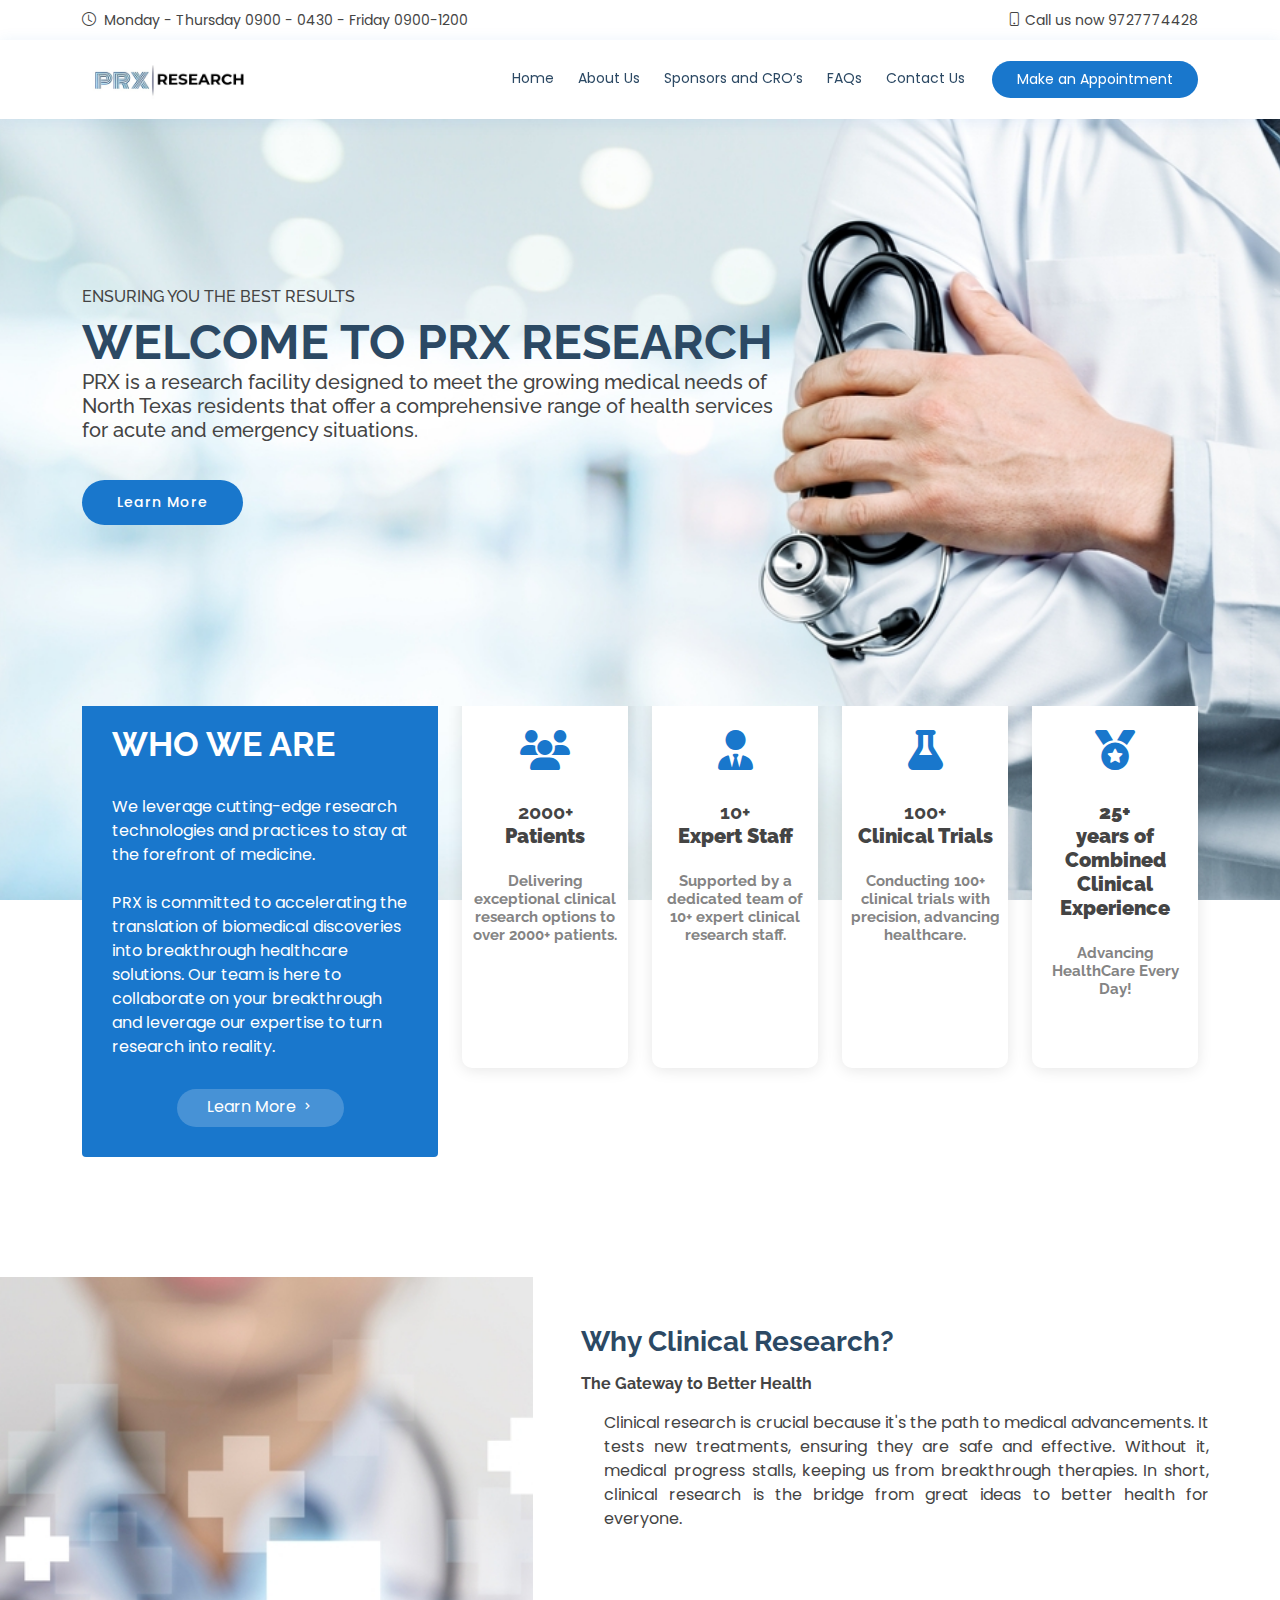
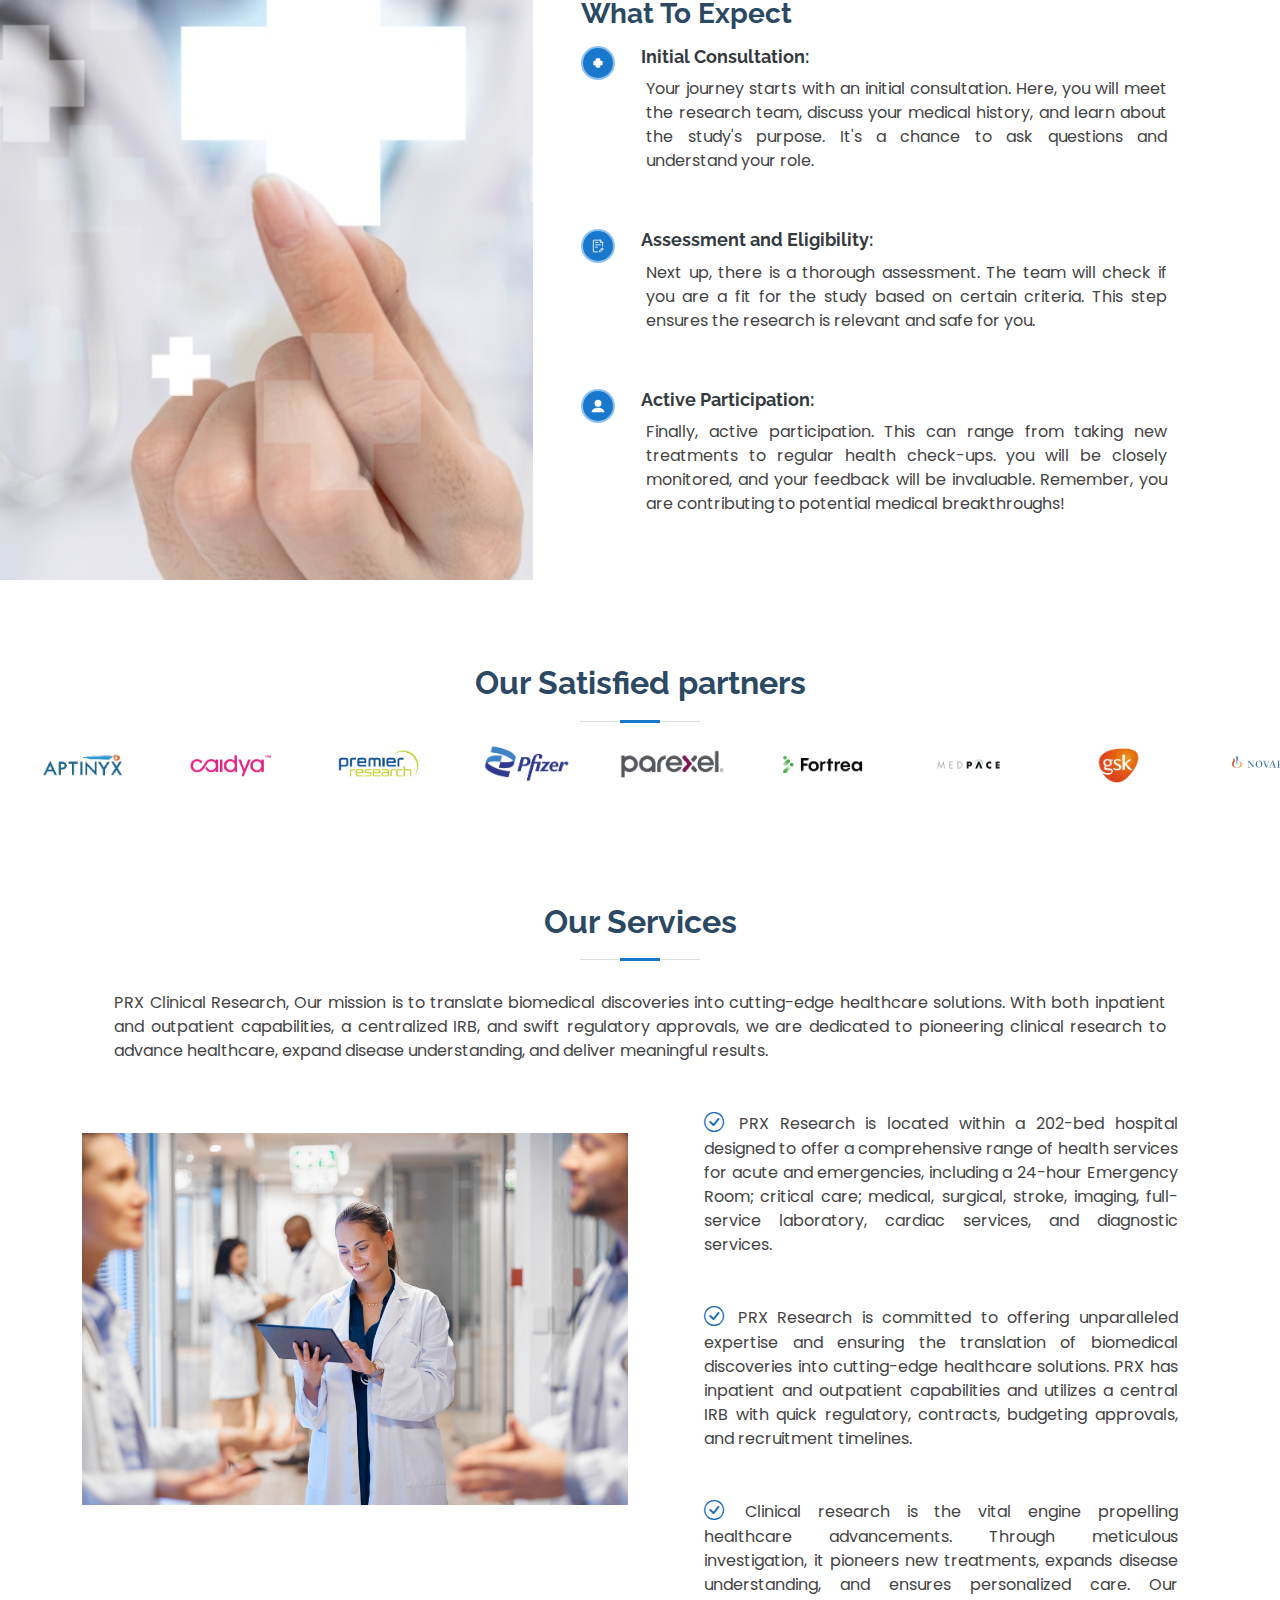
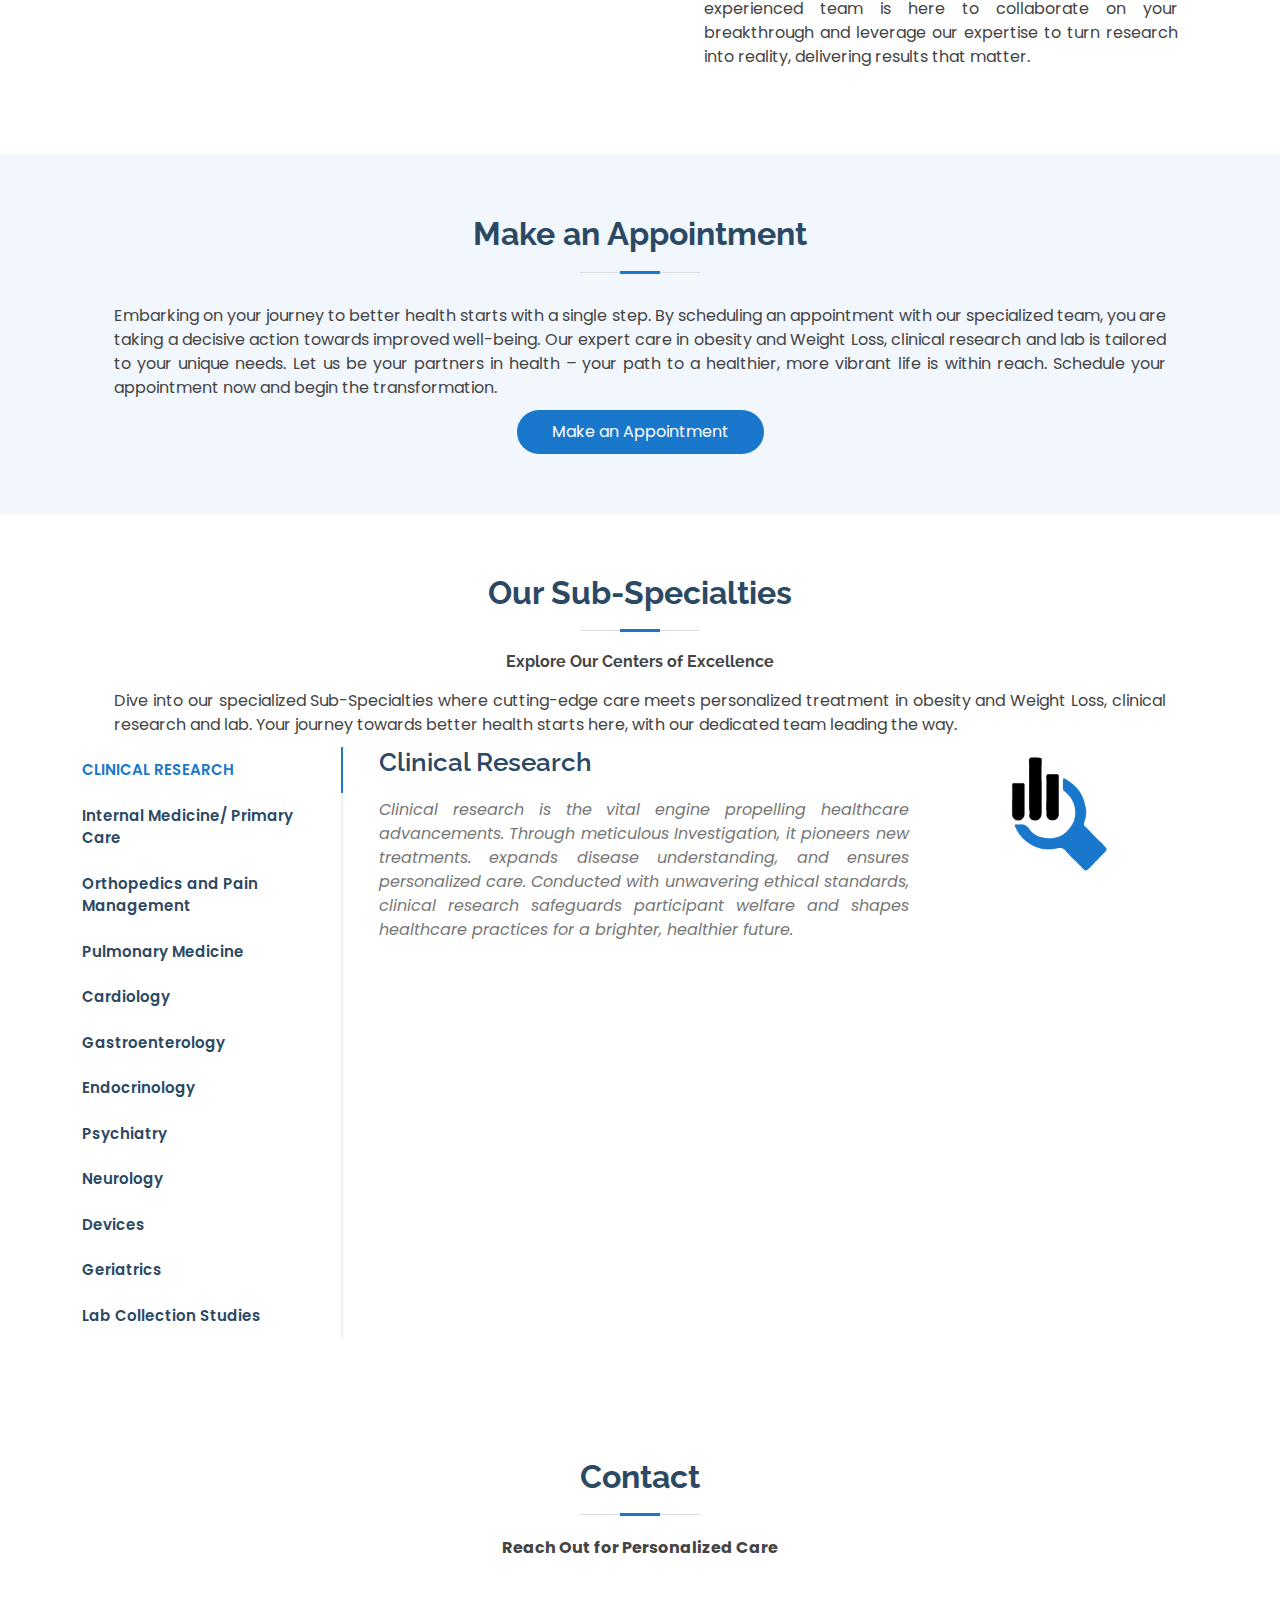
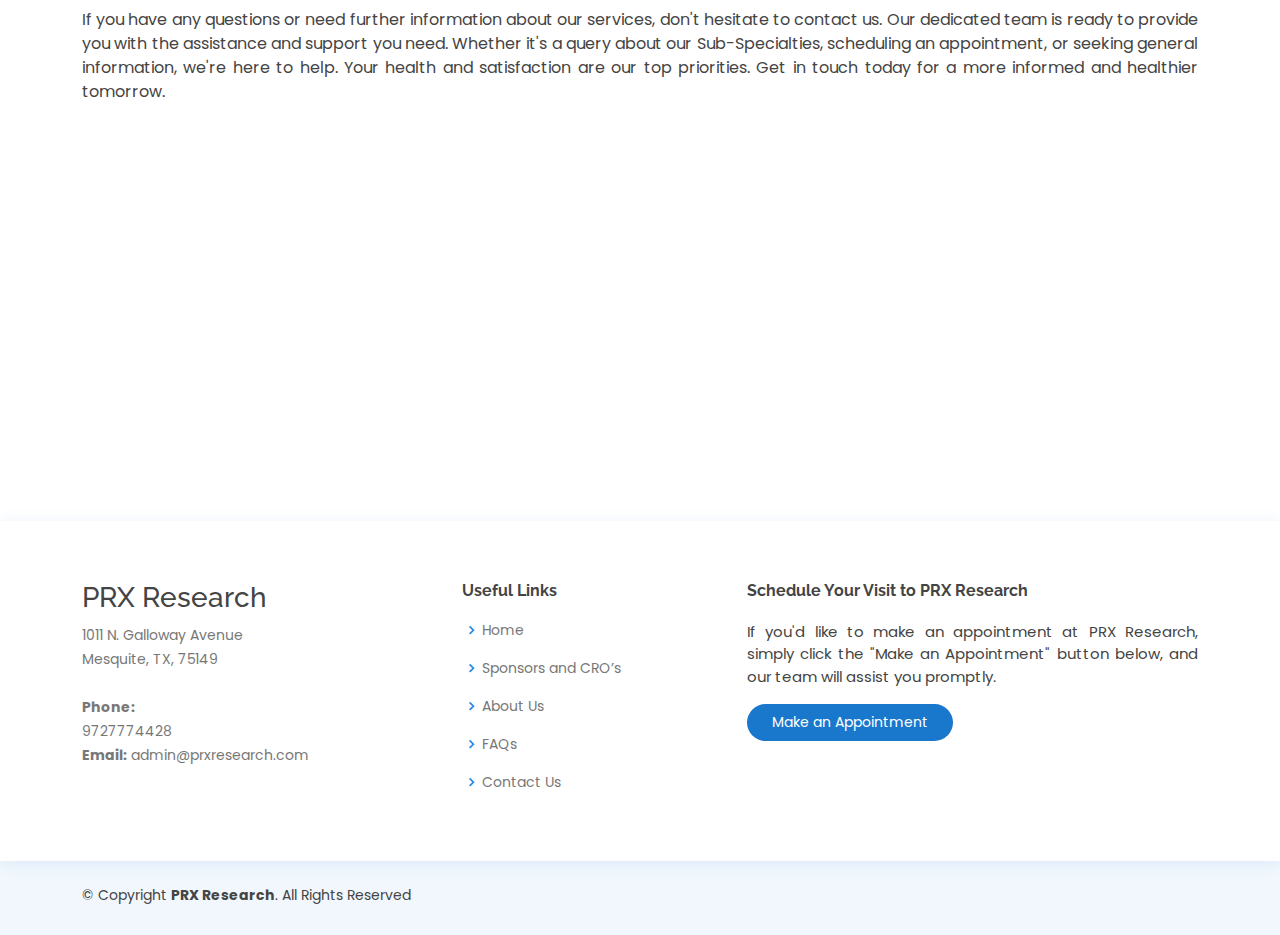
<file: index.html>
<!DOCTYPE html>
<html lang="en">

<head>
  <meta charset="utf-8">
  <meta content="width=device-width, initial-scale=1.0" name="viewport">

  <title>PRX Research</title>
  <meta content="" name="description">
  <meta content="" name="keywords">

  <!-- Favicons -->
  <link href="assets/img/fav.jpg" rel="icon">
  <link href="assets/img/fav.jpg" rel="apple-touch-icon">

  <!-- Google Fonts -->
  <link
    href="https://fonts.googleapis.com/css?family=Open+Sans:300,300i,400,400i,600,600i,700,700i|Raleway:300,300i,400,400i,500,500i,600,600i,700,700i|Poppins:300,300i,400,400i,500,500i,600,600i,700,700i"
    rel="stylesheet">

  <!-- Vendor CSS Files -->
  <link href="assets/vendor/fontawesome-free/css/all.min.css" rel="stylesheet">
  <link href="assets/vendor/animate.css/animate.min.css" rel="stylesheet">
  <link href="assets/vendor/bootstrap/css/bootstrap.min.css" rel="stylesheet">
  <link href="assets/vendor/bootstrap-icons/bootstrap-icons.css" rel="stylesheet">
  <link href="assets/vendor/boxicons/css/boxicons.min.css" rel="stylesheet">
  <link href="assets/vendor/glightbox/css/glightbox.min.css" rel="stylesheet">
  <link href="assets/vendor/remixicon/remixicon.css" rel="stylesheet">
  <link href="assets/vendor/swiper/swiper-bundle.min.css" rel="stylesheet">

  <!-- Template Main CSS File -->
  <link href="assets/css/style.css" rel="stylesheet">


</head>

<body>

  <!-- ======= Top Bar ======= -->
  <div id="topbar" class="d-flex align-items-center fixed-top">
    <div class="container d-flex align-items-center justify-content-center justify-content-md-between">
      <div class="align-items-center d-none d-md-flex">
        <i class="bi bi-clock"></i>&nbsp; Monday - Thursday 0900 - 0430 - Friday 0900-1200
      </div>
      <div class="d-flex align-items-center">
        <i class="bi bi-phone"></i> &nbsp;Call us now 9727774428
      </div>
    </div>
  </div>

  <!-- ======= Header ======= -->
  <header id="header" class="fixed-top">
    <div class="container d-flex align-items-center">

      <h1 class="logo "><a href="index.html"></a></h1>
      <!-- Uncomment below if you prefer to use an image logo -->
      <a href="index.html" class="logo "><img src="assets/img/prx-research-logo.webp" width="100%" alt=""
          class="img-fluid"></a>

      <nav id="navbar" class="navbar nav ms-auto order-last order-lg-0">
        <ul>
          <li><a class="nav-link scrollto active" href="index.html">Home</a></li>

          <li><a class="nav-link scrollto" href="about.html">About Us</a></li>
          <li><a class="nav-link scrollto" href="sponsors.html">Sponsors and CRO’s</a></li>

          <li><a class="nav-link scrollto" href="faq.html">FAQs</a></li>

          <li><a class="nav-link scrollto" href="contact.html">Contact Us</a></li>
        </ul>
        <i class="bi bi-list mobile-nav-toggle"></i>
      </nav><!-- .navbar -->

      <a href="mailto:admin@prxresearch.com" class="appointment-btn scrollto"><span class="d-none d-md-inline">Make
          an</span>
        Appointment</a>

    </div>
  </header>

  <!-- End Header -->
  <br><br><br><br>
  <!-- ======= Hero Section ======= -->
  <section id="hero" class="d-flex align-items-center">
    <div class="container">
      <h6>ENSURING YOU THE BEST RESULTS</h6>
      <h1> WELCOME TO PRX Research</h1>
      <h5>PRX is a research facility designed to meet the growing medical needs of <br> North Texas residents
        that offer a comprehensive range of health services <br> for acute and emergency situations.</h5>
      <a href="about.html" class="btn-get-started scrollto">Learn More</a>
    </div>
  </section>




  
  <!-- End Hero -->

  <main id="main">
    <!-- ======= Why Us Section ======= -->
    <section id="why-us" class="why-us">
      <div class="container">

        <div class="row">
          <div class="col-lg-4 d-flex align-items-stretch">
            <div class="content">
             
              <h3 id="dow">WHO WE ARE</h3>
              <p >
               We leverage cutting-edge research technologies and practices to stay at the forefront of
                  medicine.
                <br> <br>
                PRX is committed to accelerating the translation of biomedical discoveries into breakthrough healthcare
                solutions. Our team is here to collaborate on your breakthrough and leverage our expertise to turn
                research into reality.
              </p>
              <div class="text-center">
                <a href="about.html" class="more-btn">Learn More <i class="bx bx-chevron-right"></i></a>
              </div>
            </div>
          </div>
          <div class="col-lg-8 d-flex align-items-stretch">
            <div class="icon-boxes d-flex flex-column justify-content-center">
              <div class="row">
                <div class="col-xl-3 d-flex align-items-stretch">
                 
                  <div class="icon-box mt-4 mt-xl-0">
                    <br>
                    <i class="fa-solid fa-users"></i>
                    <h4>2000+
                      <br>
                      <b>Patients</b>
                      <br><br>
                      <p>Delivering exceptional clinical research options to over 2000+ patients.</p>
                    </h4>


                  </div>
                </div>
                <div class="col-xl-3 d-flex align-items-stretch">
                  <div class="icon-box mt-4 mt-xl-0">
                    <br>
                    <i class="fas fa-user-tie"></i>
                    <h4>10+
                      <br>
                      <b>Expert Staff</b>
                      <br><br>
                      <p>Supported by a dedicated team of 10+ expert clinical research staff.</p>
                    </h4>

                  </div>
                </div>

                <div class="col-xl-3 d-flex align-items-stretch">
                  <div class="icon-box mt-4 mt-xl-0">
                    <br>
                    <i class="fas fa-flask"></i>
                    <h4>100+
                      <br>
                      <b>Clinical Trials</b>
                      <br><br>
                      <p>Conducting 100+ clinical trials with precision, advancing healthcare.</p>
                    </h4>


                  </div>
                </div>

                <div class="col-xl-3 d-flex align-items-stretch">
                  <div class="icon-box mt-4 mt-xl-0">
                    <br>  
                    <i class="fas fa-medal"></i>
                    <h4>  <b>25+
                      <br>years of Combined Clinical Experience </b>
                      <br><br>
                      <p>Advancing HealthCare Every Day!</p>
                    </h4>
                     
                     


                  </div>
                </div>
              </div>
            </div><!-- End .content-->
          </div>
        </div>

      </div>
    </section><!-- End Why Us Section -->

    <!-- ======= About Section ======= -->
    <section id="about" class="about">
      <div class="container-fluid">

        <div class="row">
          <div class="col-xl-5 col-lg-6 video-box d-flex justify-content-center align-items-stretch position-relative">

          </div>

          <div
            class="col-xl-7 col-lg-6 icon-boxes d-flex flex-column align-items-stretch justify-content-center py-5 px-lg-5">
            <h3>Why Clinical Research? </h3>
            <h6> <b> The Gateway to Better Health </b> </h6>
            <p id="textt2">Clinical research is crucial because it's the path to medical advancements. It tests new treatments,
              ensuring they are safe and effective. Without it, medical progress stalls, keeping us from breakthrough
              therapies. In short, clinical research is the bridge from great ideas to better health for everyone.</p>

            <div class="icon-box">
              <h3>What To Expect
              </h3>
              <div class="icon" style="background-color: #1977CC;"><svg xmlns="http://www.w3.org/2000/svg" width="14"
                  height="14" viewBox="0 0 12 12" style="color: white;">
                  <path fill="currentColor"
                    d="M5 2a1 1 0 0 0-1 1v1H3a1 1 0 0 0-1 1v2a1 1 0 0 0 1 1h1v1a1 1 0 0 0 1 1h2a1 1 0 0 0 1-1V8h1a1 1 0 0 0 1-1V5a1 1 0 0 0-1-1H8V3a1 1 0 0 0-1-1H5Z" />
                </svg>
              </div>
              <h4 class="title"><a href="side13">Initial Consultation: </a></h4>
              <p class="description" id="textt3">Your journey starts with an initial consultation. Here, you will meet the research
                team, discuss your medical history, and learn about the study's purpose. It's a chance to ask questions
                and understand your role.

              </p>
            </div>
         
            <div class="icon-box">
              <div class="icon" style="background-color: #1977CC;">
                <svg xmlns="http://www.w3.org/2000/svg" width="14" height="14" viewBox="0 0 24 24">
                  <g fill="none" stroke="currentColor" stroke-linecap="round" stroke-linejoin="round" stroke-width="1.5"
                    style="color: white;">
                    <path
                      d="M20 12V5.749a.6.6 0 0 0-.176-.425l-3.148-3.148A.6.6 0 0 0 16.252 2H4.6a.6.6 0 0 0-.6.6v18.8a.6.6 0 0 0 .6.6H11M8 10h8M8 6h4m-4 8h3m6.954 2.94l1-1a1.121 1.121 0 0 1 1.586 0v0a1.121 1.121 0 0 1 0 1.585l-1 1m-1.586-1.586l-2.991 2.991a1 1 0 0 0-.28.553l-.244 1.557l1.557-.243a1 1 0 0 0 .553-.28l2.99-2.992m-1.585-1.586l1.586 1.586" />
                    <path d="M16 2v3.4a.6.6 0 0 0 .6.6H20" />
                  </g>
                </svg>

              </div>
              <h4 class="title"><a href="">Assessment and Eligibility:</a></h4>
              <p class="description" id="textt3">Next up, there is a thorough assessment. The team will check if you are a fit for
                the
                study based on certain criteria. This step ensures the research is relevant and safe for you.</p>
            </div>
         
            <div class="icon-box">
              <div class="icon" style="background-color: #1977CC;">
                <svg xmlns="http://www.w3.org/2000/svg" width="14" height="14" viewBox="0 0 20 20"
                  style="color: white;">
                  <path fill="currentColor" d="M10 12.5c-5.92 0-9 3.5-9 5.5v1h18v-1c0-2-3.08-5.5-9-5.5z" />
                  <circle cx="10" cy="6" r="5" fill="currentColor" />
                </svg>

              </div>
              <h4 class="title"><a href="">Active Participation:</a></h4>
              <p class="description" id="textt3">Finally, active participation. This can range from taking new treatments to regular
                health check-ups. you will be closely monitored, and your feedback will be invaluable. Remember, you are
                contributing to potential medical breakthroughs!
              </p>
            </div>
         
            <!-- <h3>Why Clinical Research? </h3>
            <h6> <b> The Gateway to Better Health </b> </h6>
            <p id="textt2">Clinical research is crucial because it's the path to medical advancements. It tests new treatments,
              ensuring they are safe and effective. Without it, medical progress stalls, keeping us from breakthrough
              therapies. In short, clinical research is the bridge from great ideas to better health for everyone.</p>
            <br>
            <h3>What To Expect
            </h3>


            <div class="icon-box">
              <div class="icon" style="background-color: #1977CC;"><svg xmlns="http://www.w3.org/2000/svg" width="34"
                  height="34" viewBox="0 0 12 12" style="color: white;">
                  <path fill="currentColor"
                    d="M5 2a1 1 0 0 0-1 1v1H3a1 1 0 0 0-1 1v2a1 1 0 0 0 1 1h1v1a1 1 0 0 0 1 1h2a1 1 0 0 0 1-1V8h1a1 1 0 0 0 1-1V5a1 1 0 0 0-1-1H8V3a1 1 0 0 0-1-1H5Z" />
                </svg>
              </div>
              <h4 class="title"><a href="">Initial Consultation: </a></h4>
              <p class="description" id="textt3">Your journey starts with an initial consultation. Here, you will meet the research
                team, discuss your medical history, and learn about the study's purpose. It's a chance to ask questions
                and understand your role.

              </p>
            </div>

          

            -->

          </div>
        </div>

      </div>
    </section><!-- End About Section -->

    <!-- ======= Counts Section ======= -->
    <!-- <section id="counts" class="counts">
      <div class="container">

        <div class="row">

          <div class="col-lg-3 col-md-6">
            <div class="count-box">
              <i class="fas fa-user-md"></i>
              <span data-purecounter-start="0" data-purecounter-end="85" data-purecounter-duration="1"
                class="purecounter"></span>
              <p>Doctors</p>
            </div>
          </div>

          <div class="col-lg-3 col-md-6 mt-5 mt-md-0">
            <div class="count-box">
              <i class="far fa-hospital"></i>
              <span data-purecounter-start="0" data-purecounter-end="18" data-purecounter-duration="1"
                class="purecounter"></span>
              <p>Sub-Specialties</p>
            </div>
          </div>

          <div class="col-lg-3 col-md-6 mt-5 mt-lg-0">
            <div class="count-box">
              <i class="fas fa-flask"></i>
              <span data-purecounter-start="0" data-purecounter-end="12" data-purecounter-duration="1"
                class="purecounter"></span>
              <p>Research Labs</p>
            </div>
          </div>

          <div class="col-lg-3 col-md-6 mt-5 mt-lg-0">
            <div class="count-box">
              <i class="fas fa-award"></i>
              <span data-purecounter-start="0" data-purecounter-end="150" data-purecounter-duration="1"
                class="purecounter"></span>
              <p>Awards</p>
            </div>
          </div>

        </div>

      </div>
    </section> -->
    <!-- End Counts Section -->







    <br>
    <div class="section-title">
      <h2>Our Satisfied partners</h2>

    </div>

    <div class="slider">
      <div class="slide-track">
        <div class="slide" id="sliderrr1">
          <img src="assets/pic png/1.png" alt="">
        </div>
        <div class="slide" id="sliderrr1">
          <img src="assets/pic png/2.png" alt="">
        </div>
        <div class="slide" id="sliderrr1">
          <img src="assets/pic png/3.png" alt="">
        </div>
        <div class="slide" id="sliderrr1">
          <img src="assets/pic png/4.png" alt="">
        </div>
        <div class="slide" id="sliderrr1">
          <img src="assets/pic png/5.png" alt="">
        </div>
        <div class="slide" id="sliderrr1">
          <img src="assets/pic png/6.png" alt="">
        </div>
        <div class="slide" id="sliderrr1">
          <img src="assets/pic png/7.png" alt="">
        </div>
        <div class="slide" id="sliderrr1">
          <img src="assets/pic png/8.png" alt="">
        </div>

        <div class="slide" id="sliderrr1">
          <img src="assets/pic png/9.png" alt="">
        </div>

        <div class="slide" id="sliderrr1">
          <img src="assets/pic png/10.png" alt="">
        </div>
        <div class="slide" id="sliderrr1">
          <img src="assets/pic png/11.png" alt="">
        </div>

        <div class="slide" id="sliderrr1">
          <img src="assets/pic png/12.png" alt="">
        </div>

        <div class="slide" id="sliderrr1">
          <img src="assets/pic png/13.png" alt="">
        </div>



        <div class="slide" id="sliderrr1">
          <img src="assets/pic png/14.png" alt="">
        </div>




        <div class="slide" id="sliderrr1">
          <img src="assets/pic png/15.png" alt="">
        </div>

        <div class="slide" id="sliderrr1">
          <img src="assets/img/a.png" alt="">
        </div>

        <div class="slide" id="sliderrr1">
          <img src="assets/img/b.png" alt="">
        </div>
        <div class="slide" id="sliderrr1">
          <img src="assets/img/c.png" alt="">
        </div>
        <div class="slide" id="sliderrr1">
          <img src="assets/img/d.png" alt="">
        </div>
        <div class="slide" id="sliderrr1">
          <img src="assets/img/e.png" alt="">
        </div>
        <div class="slide" id="sliderrr1">
          <img src="assets/img/f.png" alt="">
        </div>
        <div class="slide" id="sliderrr1">
          <img src="assets/img/g.png" alt="">
        </div>
        <div class="slide" id="sliderrr1">
          <img src="assets/img/h.png" alt="">
        </div>
        <div class="slide" id="sliderrr1">
          <img src="assets/img/i.png" alt="">
        </div>
        <div class="slide" id="sliderrr1">
          <img src="assets/img/j.png" alt="">
        </div>
      

      </div>
    </div>

    <!-- ======= About Us Section ======= -->
    <section id="" class="about1">
      <div class="container" data-aos="fade-up">

        <div class="section-title">
          <h2> Our Services </h2>
          <p id="textt2">
            PRX Clinical Research,
            Our mission is to translate biomedical discoveries into cutting-edge healthcare solutions. With both
            inpatient and outpatient capabilities, a centralized IRB, and swift regulatory approvals, we are dedicated
            to pioneering clinical research to advance healthcare, expand disease understanding, and deliver meaningful
            results.</p>
        </div>

        <div class="row">
          <div class="col-lg-6" data-aos="fade-right">

            <img src="assets/img/ser.jpeg" class="img-fluid" id="down1" alt="">
          </div>
          <div class="col-lg-6 pt-4 pt-lg-0 content" data-aos="fade-left">


            <ul style=" list-style-type: none; ">
              <br>
              <li id="textt2"><i class="bi bi-check-circle"></i>

                PRX Research is located within a 202-bed hospital designed to offer a comprehensive
                range of health services for acute and emergencies, including a 24-hour Emergency
                Room; critical care; medical, surgical, stroke, imaging, full-service laboratory, 
                cardiac services, and diagnostic services.
              </li>

              <br>
              <li id="textt2"><i class="bi bi-check-circle"></i>

                PRX Research is committed to offering unparalleled expertise and ensuring the
                translation of biomedical discoveries into cutting-edge healthcare solutions. PRX has
                inpatient and outpatient capabilities and utilizes a central IRB with quick regulatory,
                contracts, budgeting approvals, and recruitment timelines.

              </li>

              <br>


              <li id="textt2"><i class="bi bi-check-circle"></i>

                Clinical research is the vital engine propelling healthcare advancements. Through
                meticulous investigation, it pioneers new treatments, expands disease understanding,
                and ensures personalized care. Our experienced team is here to collaborate on your
                breakthrough and leverage our expertise to turn research into reality, delivering results
                that matter.


              </li>

            </ul>

          </div>
        </div>

      </div>
    </section><!-- End About Us Section -->



    <!-- ======= Counts Section ======= -->
    <!-- <section id="" class="counts" style="background-color: white;">
      <div class="container" data-aos="fade-up">

        <div class="row no-gutters">








        </div>

      </div>
    </section> -->
    <!-- End Counts Section -->








    <!-- ======= Appointment Section ======= -->
    <section id="appointment" class="appointment section-bg">
      <div class="container">

        <div class="section-title">
          <h2>Make an Appointment</h2>
          <p id="textt2">Embarking on your journey to better health starts with a single step. By scheduling an appointment with our
            specialized team, you are taking a decisive action towards improved well-being. Our expert care in obesity
            and Weight Loss, clinical research and lab is tailored to your unique needs. Let us be your partners in
            health – your path to a healthier, more vibrant life is within reach. Schedule your appointment now and
            begin the transformation.</p>
        </div>

        <form action="forms/appointment.php" method="post" role="form" class="php-email-form">
          <!-- <div class="row">
            <div class="col-md-4 form-group">
              <input type="text" name="name" class="form-control" id="name" placeholder="Your Name" data-rule="minlen:4"
                data-msg="Please enter at least 4 chars">
              <div class="validate"></div>
            </div>
            <div class="col-md-4 form-group mt-3 mt-md-0">
              <input type="email" class="form-control" name="email" id="email" placeholder="Your Email"
                data-rule="email" data-msg="Please enter a valid email">
              <div class="validate"></div>
            </div>
            <div class="col-md-4 form-group mt-3 mt-md-0">
              <input type="tel" class="form-control" name="phone" id="phone" placeholder="Your Phone"
                data-rule="minlen:4" data-msg="Please enter at least 4 chars">
              <div class="validate"></div>
            </div>
          </div> -->
          <!-- <div class="row">
            <div class="col-md-4 form-group mt-3">
              <input type="datetime" name="date" class="form-control datepicker" id="date"
                placeholder="Appointment Date" data-rule="minlen:4" data-msg="Please enter at least 4 chars">
              <div class="validate"></div>
            </div>
            <div class="col-md-4 form-group mt-3">
              <select name="department" id="department" class="form-select">
                <option value="">Select Department</option>
                <option value="Department 1">Department 1</option>
                <option value="Department 2">Department 2</option>
                <option value="Department 3">Department 3</option>
              </select>
              <div class="validate"></div>
            </div>
            <div class="col-md-4 form-group mt-3">
              <select name="doctor" id="doctor" class="form-select">
                <option value="">Select Doctor</option>
                <option value="Doctor 1">Doctor 1</option>
                <option value="Doctor 2">Doctor 2</option>
                <option value="Doctor 3">Doctor 3</option>
              </select>
              <div class="validate"></div>
            </div>
          </div> -->

          <!-- <div class="form-group mt-3">
            <textarea class="form-control" name="message" rows="5" placeholder="Message (Optional)"></textarea>
            <div class="validate"></div>
          </div>
          <div class="mb-3">
            <div class="loading">Loading</div>
            <div class="error-message"></div>
            <div class="sent-message">Your appointment request has been sent successfully. Thank you!</div>
          </div> -->
          <div class="text-center"><button type="submit"> <a href="mailto:admin@prxresearch.com" style="color: white;">
                Make an Appointment </a></button></div>
        </form>

      </div>
    </section><!-- End Appointment Section -->

    <!-- ======= Departments Section ======= -->
    <section id="Sub-Specialties" class="departments">
      <div class="container">

        <div class="section-title">
          <h2>Our Sub-Specialties</h2>
          <h6> <b> Explore Our Centers of Excellence</b></h6>
          <p id="textt2"> Dive into our specialized Sub-Specialties where cutting-edge care meets personalized treatment in obesity
            and
            Weight Loss, clinical research and lab. Your journey towards better health starts here, with our dedicated
            team leading the way.</p>
        </div>

        <div class="row gy-4">
          <div class="col-lg-3">
            <ul class="nav nav-tabs flex-column">
              <li class="nav-item">
                <a class="nav-link active show" data-bs-toggle="tab" href="#tab-1">CLINICAL RESEARCH</a>
              </li>
              <li class="nav-item">
                <a class="nav-link" data-bs-toggle="tab" href="#tab-2">Internal Medicine/ Primary Care</a>
              </li>
              <li class="nav-item">
                <a class="nav-link" data-bs-toggle="tab" href="#tab-3">Orthopedics and Pain Management</a>
              </li>
              <li class="nav-item">
                <a class="nav-link" data-bs-toggle="tab" href="#tab-4">Pulmonary Medicine</a>
              </li>
              <li class="nav-item">
                <a class="nav-link" data-bs-toggle="tab" href="#tab-5">Cardiology</a>
              </li>
              <li class="nav-item">
                <a class="nav-link" data-bs-toggle="tab" href="#tab-6">Gastroenterology</a>
              </li>
              <li class="nav-item">
                <a class="nav-link" data-bs-toggle="tab" href="#tab-7">Endocrinology</a>
              </li>
              <li class="nav-item">
                <a class="nav-link" data-bs-toggle="tab" href="#tab-8">Psychiatry</a>
              </li>
              <li class="nav-item">
                <a class="nav-link" data-bs-toggle="tab" href="#tab-9">Neurology</a>
              </li>
              <li class="nav-item">
                <a class="nav-link" data-bs-toggle="tab" href="#tab-10">Devices</a>
              </li>
              <li class="nav-item">
                <a class="nav-link" data-bs-toggle="tab" href="#tab-11">Geriatrics</a>
              </li>
              <li class="nav-item">
                <a class="nav-link" data-bs-toggle="tab" href="#tab-12">Lab Collection Studies</a>
              </li>
              

            </ul>
          </div>
          <div class="col-lg-9">
            <div class="tab-content">
              <div class="tab-pane active show" id="tab-1">
                <div class="row gy-4" id="textt4">
                  <div class="col-lg-8 details order-2 order-lg-1">
                    <h3>Clinical Research</h3>
                    <p class="fst-italic">Clinical research is the vital engine propelling healthcare advancements. Through meticulous Investigation, it pioneers new treatments.
                      expands disease understanding, and ensures personalized care. Conducted with unwavering ethical standards, clinical research safeguards participant welfare and shapes healthcare practices for a brighter, healthier future.</p>

                  </div>
                  <div class="col-lg-4 text-center order-1 order-lg-2">
                    <img src="assets/img/cc.png" alt="" class="img-fluid">
                  </div>
                </div>
              </div>
              <div class="tab-pane" id="tab-2">
                <div class="row gy-4" id="r2">
                  <div class="col-lg-8 details order-2 order-lg-1">
                    <h3>Internal Medicine/ Primary Care</h3>
                    <p class="fst-italic">Internal medicine is the medical specialty dealing with the prevention, diagnosis, and treatment of adult diseases. Internists are skilled in the management of patients who have undifferentiated or multi-system
disease processes. Internists care for hospitalized and ambulatory patients and may play a major role in teaching and research.</p>

                  </div>
                  <div class="col-lg-4 text-center order-1 order-lg-2">
                    <img src="assets/img/ii.png" alt="" class="img-fluid">
                  </div>
                </div>
              </div>

              <div class="tab-pane" id="tab-3">
                <div class="row gy-4" id="r3">
                  <div class="col-lg-8 details order-2 order-lg-1">
                    <h3>Orthopedics and Pain Management</h3>
                    <p class="fst-italic">Experience relief and renewed mobility with our comprehensive orthopedic and pain management services. Our expert team of orthopedic specialists employs cutting-edge treatments to address musculoskeletal conditions, fractures, and joint issues. From precise diagnostics to personalized pain management plans, we are dedicated to restoring your quality of life and helping you move comfortably.</p>

                  </div>
                  <div class="col-lg-4 text-center order-1 order-lg-2">
                    <img src="assets/img/o.png" alt="" class="img-fluid">
                  </div>
                </div>
              </div>


              <div class="tab-pane" id="tab-4">
                <div class="row gy-4" id="r4">
                  <div class="col-lg-8 details order-2 order-lg-1">
                    <h3>Pulmonary Medicine</h3>
                    <p class="fst-italic">PULMONARY MEDICINE Pulmonology is considered a branch of internal medicine, and is related to intensive care medicine. Pulmonology often involves managing patients who need life support and mechanical ventilation.</p>

                  </div>
                  <div class="col-lg-4 text-center order-1 order-lg-2">
                    <img src="assets/img/pp.png" alt="" class="img-fluid">
                  </div>
                </div>
              </div>


              <div class="tab-pane" id="tab-5">
                <div class="row gy-4" id="r5">
                  <div class="col-lg-8 details order-2 order-lg-1">
                    <h3>Cardiology</h3>
                    <p class="fst-italic">Cardiology is a branch of medicine that deals with disorders of the heart and the cardiovascular system. The field includes medical diagnosis and treatment of congenital heart defects, coronary artery disease, heart failure,
                      valvular heart disease and
                      electrophysiology.</p>

                  </div>
                  <div class="col-lg-4 text-center order-1 order-lg-2">
                    <img src="assets/img/heart.png" alt="" class="img-fluid">
                  </div>
                </div>
              </div>
              



              <div class="tab-pane" id="tab-6">
                <div class="row gy-4" id="r6">
                  <div class="col-lg-8 details order-2 order-lg-1">
                    <h3>Gastroenterology</h3>
                    <p class="fst-italic">The gastrointestinal system includ the mouth, pharynx (throat), esophagus, stomach, small intestine, large intestine, rectum, and anus. also includes the salivary glands, liver, gallbladder, and pancreas, which that help the body digest food and liquids.
                    </p>

                  </div>
                  <div class="col-lg-4 text-center order-1 order-lg-2">
                    <img src="assets/img/gi.jpeg" alt="" class="img-fluid">
                  </div>
                </div>
              </div>


              <div class="tab-pane" id="tab-7">
                <div class="row gy-4" id="r7">
                  <div class="col-lg-8 details order-2 order-lg-1">
                    <h3>Endocrinology</h3>
                    <p class="fst-italic">ENDOCRINE DISORDER an endocrine disorder results from th improper function of the endocrine system, which includes the glands the secrete hormones, the receptors that respond to hormones and the organi that are directly impacted by hormones. At any one of these points dysfunction can occur and cause wide-ranging effects on the body.
                    </p>

                  </div>
                  <div class="col-lg-4 text-center order-1 order-lg-2">
                    <img src="assets/img/en.png" alt="" class="img-fluid">
                  </div>
                </div>
              </div>


              <div class="tab-pane" id="tab-8">
                <div class="row gy-4" id="r8">
                  <div class="col-lg-8 details order-2 order-lg-1">
                    <h3>Psychiatry</h3>
                    <p class="fst-italic">Psychiatry is the medical specialty devoted to the diagnosis, prevention, and treatment of mental disorders. These include various maladaptation plated to mood, behavior, cognition, and perceptions.</p>

                  </div>
                  <div class="col-lg-4 text-center order-1 order-lg-2">
                    <img src="assets/img/pp.png" alt="" class="img-fluid">
                  </div>
                </div>
              </div>

              <div class="tab-pane" id="tab-9">
                <div class="row gy-4" id="r9">
                  <div class="col-lg-8 details order-2 order-lg-1">
                    <h3>Neurology</h3>
                    <p class="fst-italic">Unlock the mysteries of your nervous system with our expert neurology services. Our team of skilled neurologists is committed to diagnosing and treating a wide array of neurological conditions, from headaches and seizures to neurodegenerative disorders. Utilizing state-of-the-art diagnostics and innovative treatments, we strive to provide personalized care that addresses the unique needs of each patient. Trust us to navigate the complexities of neurological health, working towards enhancing your well-being and optimizing neurological function.</p>

                  </div>
                  <div class="col-lg-4 text-center order-1 order-lg-2">
                    <img src="assets/img/nn.png" alt="" class="img-fluid">
                  </div>
                </div>
              </div>

              <div class="tab-pane" id="tab-10">
                <div class="row gy-4" id="r10">
                  <div class="col-lg-8 details order-2 order-lg-1">
                    <h3>Devices</h3>
                    <p class="fst-italic">Experience the future of healthcare with our cutting-edge medical devices. Our advanced technologies are designed to enhance diagnostics, monitoring, and treatment, ensuring precision and efficiency in patient care. From state-of-the-art imaging devices to innovative therapeutic tools, we are at the forefront of medical technology. Trust in our commitment to providing healthcare solutions that integrate seamlessly into the evolving landscape of modern medicine, promoting better outcomes and improving the overall patient experience.</p>

                  </div>
                  <div class="col-lg-4 text-center order-1 order-lg-2">
                    <img src="assets/img/023.png" alt="" class="img-fluid">
                  </div>
                </div>
              </div>

              <div class="tab-pane" id="tab-11">
                <div class="row gy-4" id="r11">
                  <div class="col-lg-8 details order-2 order-lg-1">
                    <h3>Geriatrics</h3>
                    <p class="fst-italic">Embrace the golden years with our specialized geriatric care. Our dedicated team of healthcare professionals focuses on the unique needs of older adults, offering comprehensive geriatric services to promote health, independence, and quality of life. From preventive care to managing chronic conditions, we prioritize the well-being of seniors through personalized healthcare plans. With a compassionate approach, we strive to address the physical, emotional, and social aspects of aging, ensuring that each individual receives the tailored support they need to age gracefully and maintain an active, fulfilling lifestyle.</p>

                  </div>
                  <div class="col-lg-4 text-center order-1 order-lg-2">
                    <img src="assets/img/geriiii.png" alt="" class="img-fluid">
                  </div>
                </div>
              </div>

              <div class="tab-pane" id="tab-12">
                <div class="row gy-4" id="r12">
                  <div class="col-lg-8 details order-2 order-lg-1">
                    <h3>Lab Collection Studies</h3>
                    <p class="fst-italic">Participate in advancing medical knowledge through our lab collection studies. Joining our research initiatives means contributing to groundbreaking discoveries in healthcare. We conduct thorough and ethical studies, collecting valuable data that fuels progress in diagnostics, treatments, and overall patient care. Your involvement in our lab collection studies not only helps shape the future of medicine but also provides you with access to cutting-edge diagnostics and potential advancements in healthcare. Be a part of the journey towards better health outcomes by participating in our transformative research endeavors.</p>

                  </div>
                  <div class="col-lg-4 text-center order-1 order-lg-2">
                    <img src="assets/img/ll.png" alt="" class="img-fluid">
                  </div>
                </div>
              </div>








            </div>
          </div>
        </div>

      </div>
    </section><!-- End Departments Section -->

    

















    <!-- ======= Contact Section ======= -->
    <section id="contact" class="contact">
      <div class="container">

        <div class="section-title">
          <h2>Contact</h2>
          <b> Reach Out for Personalized Care</b>
          <p id="textt4"> <br><br> If you have any questions or need further information
            about our services, don't hesitate to contact us. Our dedicated team is ready to provide you with the
            assistance and support you need. Whether it's a query about our Sub-Specialties, scheduling an appointment,
            or
            seeking general information, we're here to help. Your health and satisfaction are our top priorities. Get in
            touch today for a more informed and healthier tomorrow.</p>
        </div>
      </div>

      <div>
   
        <a href="https://www.google.com/maps/place/1011%20N%20Galloway%20Ave,%20Mesquite,%20TX%2075149,%20USA"
          target="_blank">
          <iframe
            src="https://www.google.com/maps/embed?pb=!1m18!1m12!1m3!1d3354.520414742655!2d-96.60302222591133!3d32.77845778391519!2m3!1f0!2f0!3f0!3m2!1i1024!2i768!4f13.1!3m3!1m2!1s0x864ea5a26213fadd%3A0x29323264f04d05d2!2s1011%20N%20Galloway%20Ave%2C%20Mesquite%2C%20TX%2075149%2C%20USA!5e0!3m2!1sen!2s!4v1700766161493!5m2!1sen!2s"
            width="100%" height="350" style="border:0;" allowfullscreen="" loading="lazy"
            referrerpolicy="no-referrer-when-downgrade">
          </iframe>
        </a>


      </div>





    </section><!-- End Contact Section -->

  </main><!-- End #main -->

  <!-- ======= Footer ======= -->
  <footer id="footer">

    <div class="footer-top">
      <div class="container">
        <div class="row">

          <div class="col-lg-4 col-md-6 footer-contact">
            <h3>PRX Research</h3>
            <p>
              1011 N. Galloway Avenue <br>
              Mesquite, TX, 75149 <br><br>
              <strong>Phone:</strong><br> 9727774428<br>
              <strong>Email:</strong> admin@prxresearch.com<br>
            </p>
          </div>

          <div class="col-lg-3 col-md-6 footer-links">
            <h4>Useful Links</h4>
            <ul>
              <li><i class="bx bx-chevron-right"></i> <a href="index.html">Home</a></li>
              <li><i class="bx bx-chevron-right"></i> <a href="sponsors.html">Sponsors and CRO’s</a></li>
              <li><i class="bx bx-chevron-right"></i> <a href="about.html">About Us</a></li>
              <li><i class="bx bx-chevron-right"></i> <a href="faq.html">FAQs</a></li>
              <li><i class="bx bx-chevron-right"></i> <a href="contact.html">Contact Us</a></li>
            </ul>
          </div>

          <!-- <div class="col-lg-3 col-md-6 footer-links">
            <h4></h4>
            <ul>
             
            </ul>
          </div> -->

          <div class="col-lg-5 col-md-6 footer-newsletter">
            <h4>Schedule Your Visit to PRX Research</h4>
            <p id="textt4">If you'd like to make an appointment at PRX Research, simply click the "Make an Appointment" button
              below, and our team will assist you promptly.

            </p>


            <a href="mailto:admin@prxresearch.com" class="appointment-btn1 scrollto"><span
                class="d-none d-md-inline">Make an</span>
              Appointment</a>
          </div>

        </div>
      </div>
    </div>

    <div class="container d-md-flex py-4">

      <div class="me-md-auto text-center text-md-start">
        <div class="copyright">
          &copy; Copyright <strong><span>PRX Research</span></strong>. All Rights Reserved
        </div>
        <div class="credits">
          <!-- All the links in the footer should remain intact. -->
          <!-- You can delete the links only if you purchased the pro version. -->
          <!-- Licensing information: https://bootstrapmade.com/license/ -->
          <!-- Purchase the pro version with working PHP/AJAX contact form: https://bootstrapmade.com/PRX Research-free-medical-bootstrap-theme/ -->

        </div>
      </div>

    </div>
  </footer><!-- End Footer -->

  <div id="preloader1"></div>
  <a href="#" class="back-to-top d-flex align-items-center justify-content-center"><i
      class="bi bi-arrow-up-short"></i></a>

  <!-- Vendor JS Files -->
  <script src="assets/vendor/purecounter/purecounter_vanilla.js"></script>
  <script src="assets/vendor/bootstrap/js/bootstrap.bundle.min.js"></script>
  <script src="assets/vendor/glightbox/js/glightbox.min.js"></script>
  <script src="assets/vendor/swiper/swiper-bundle.min.js"></script>
  <script src="assets/vendor/php-email-form/validate.js"></script>

  <!-- Template Main JS File -->
  <script src="assets/js/main.js"></script>

</body>

</html>
</file>
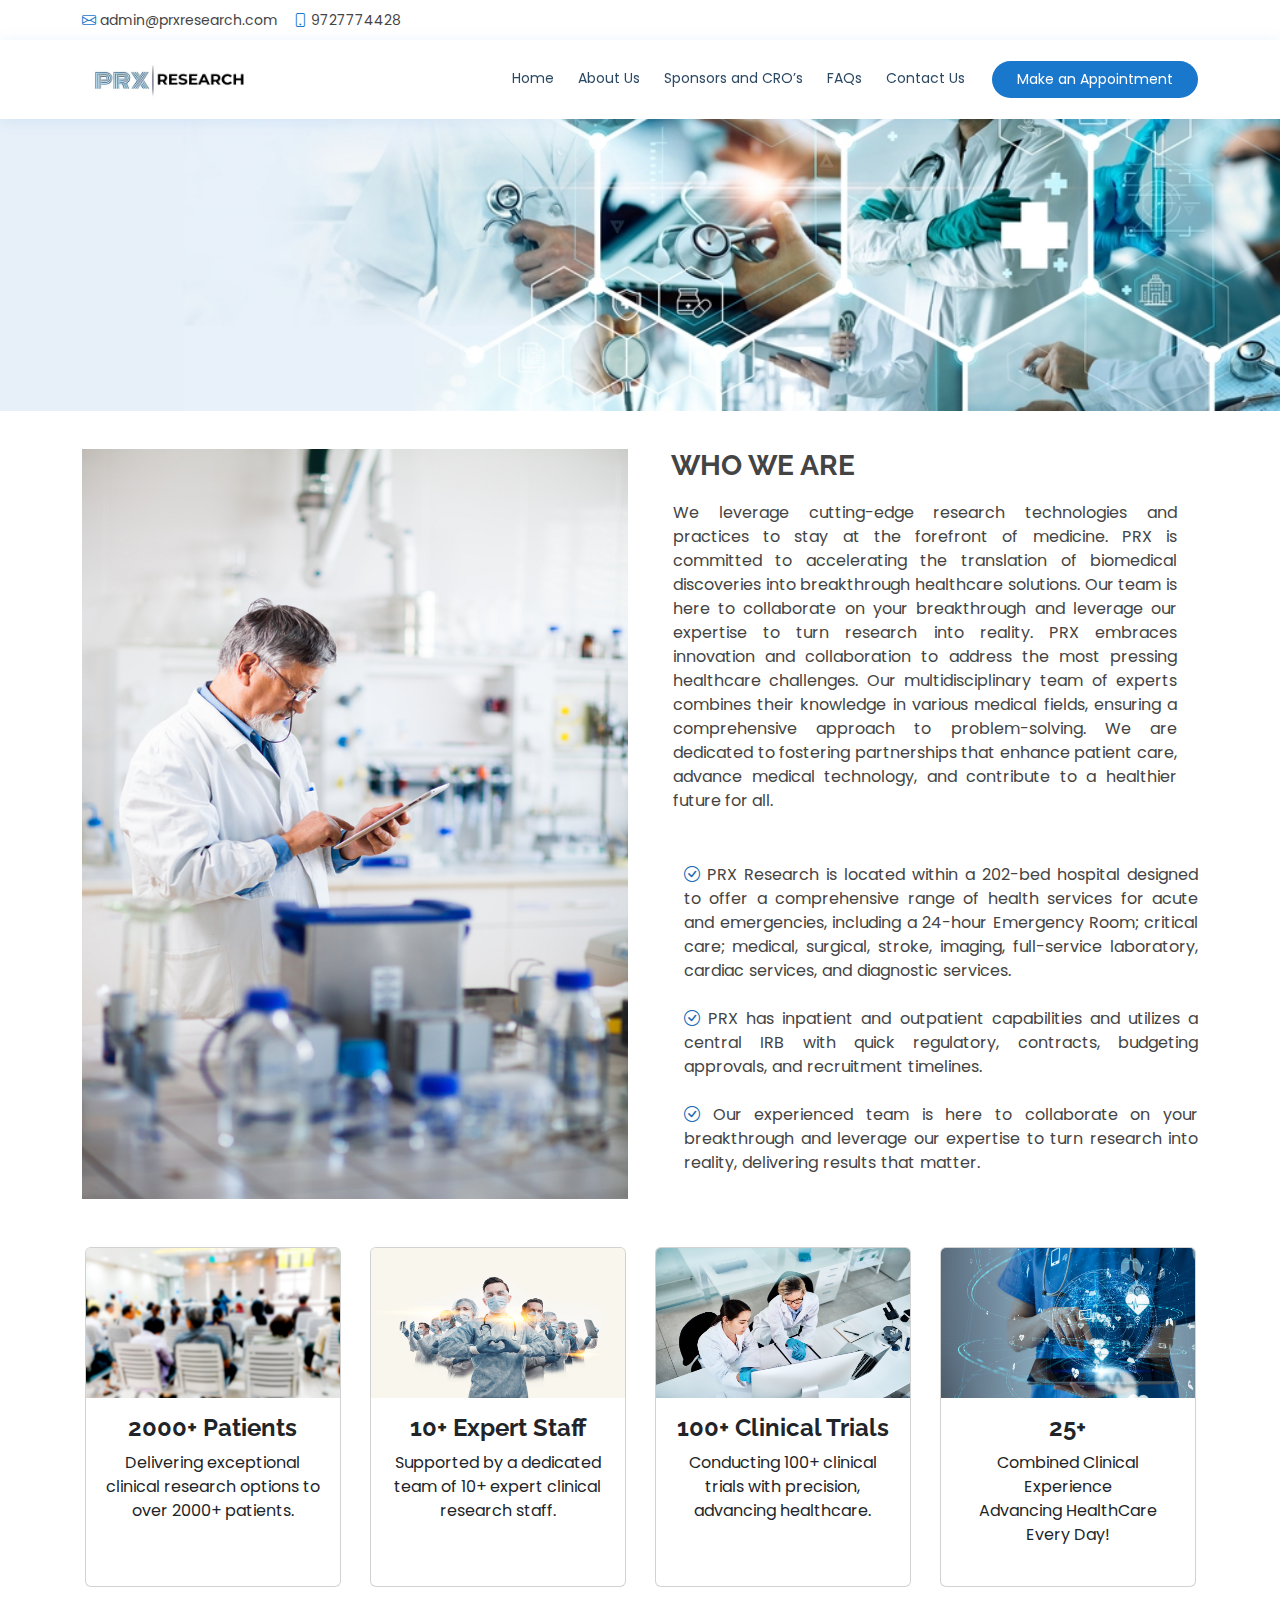
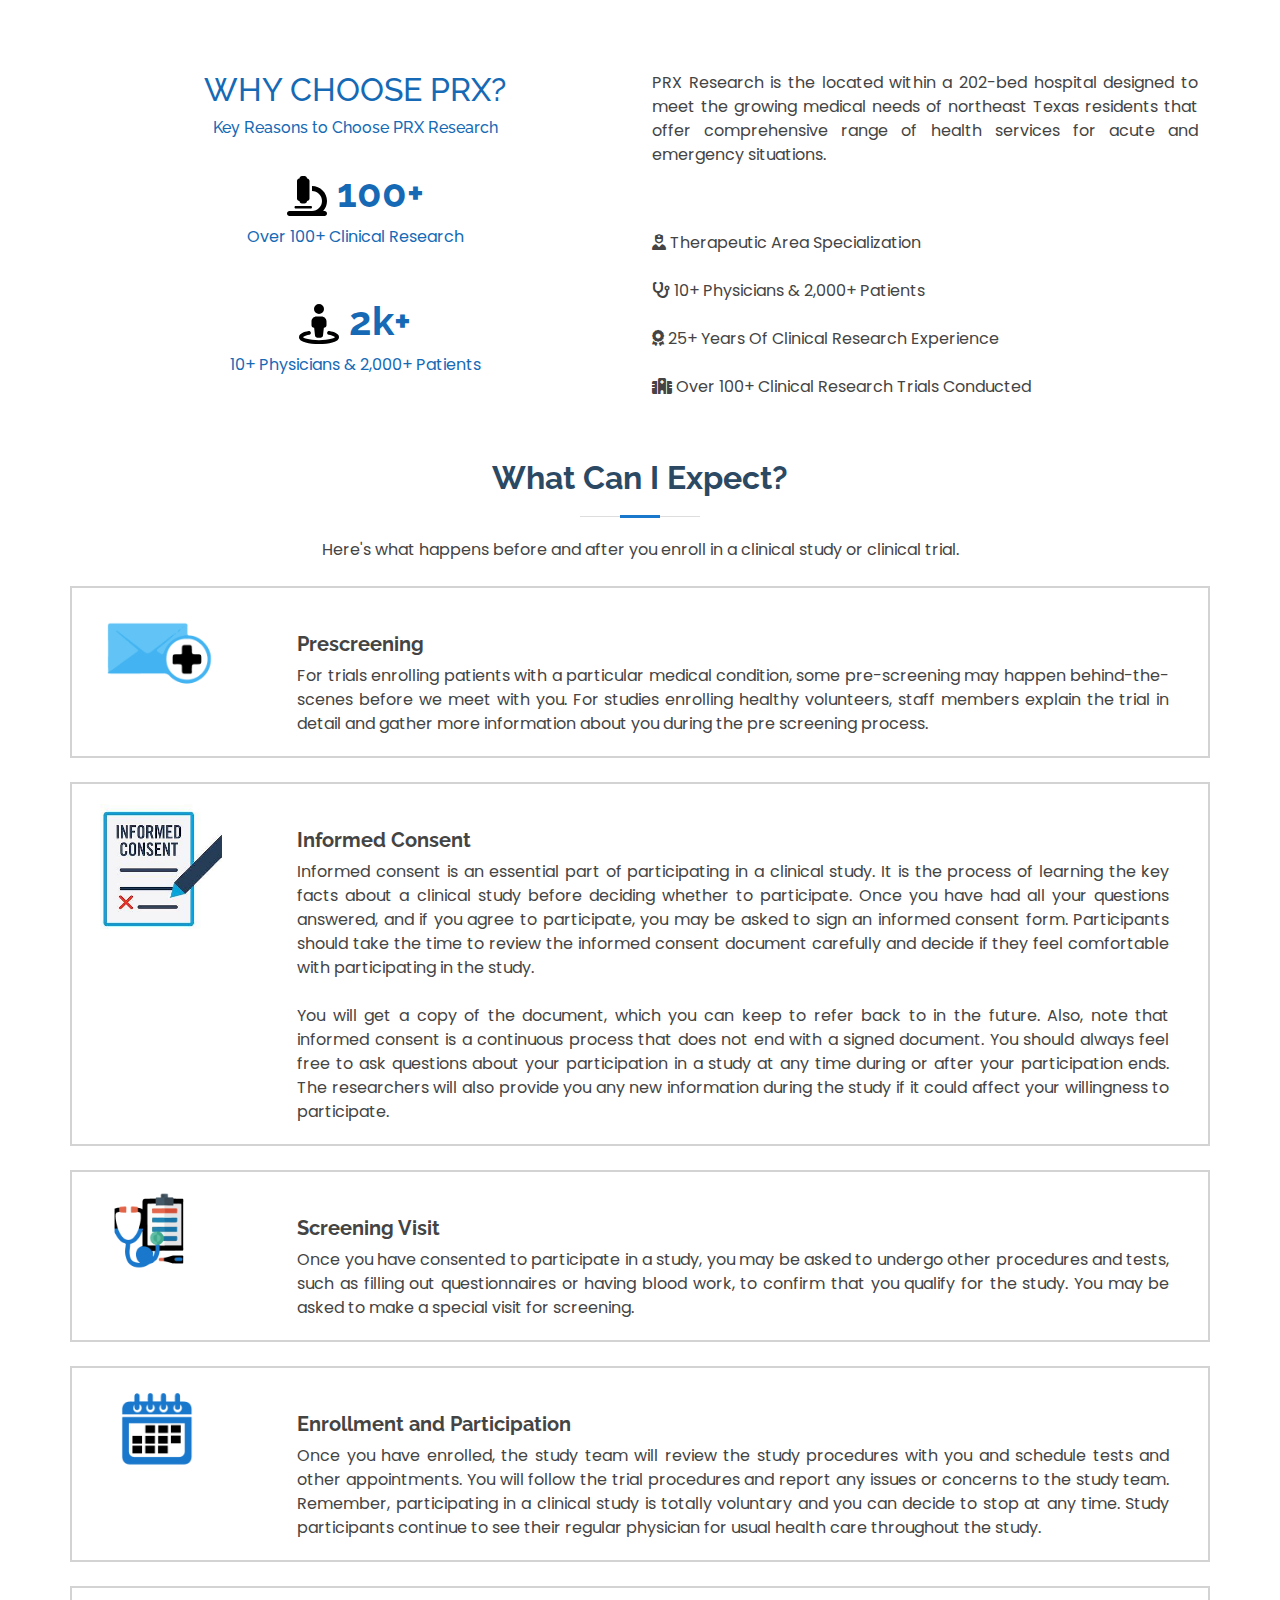
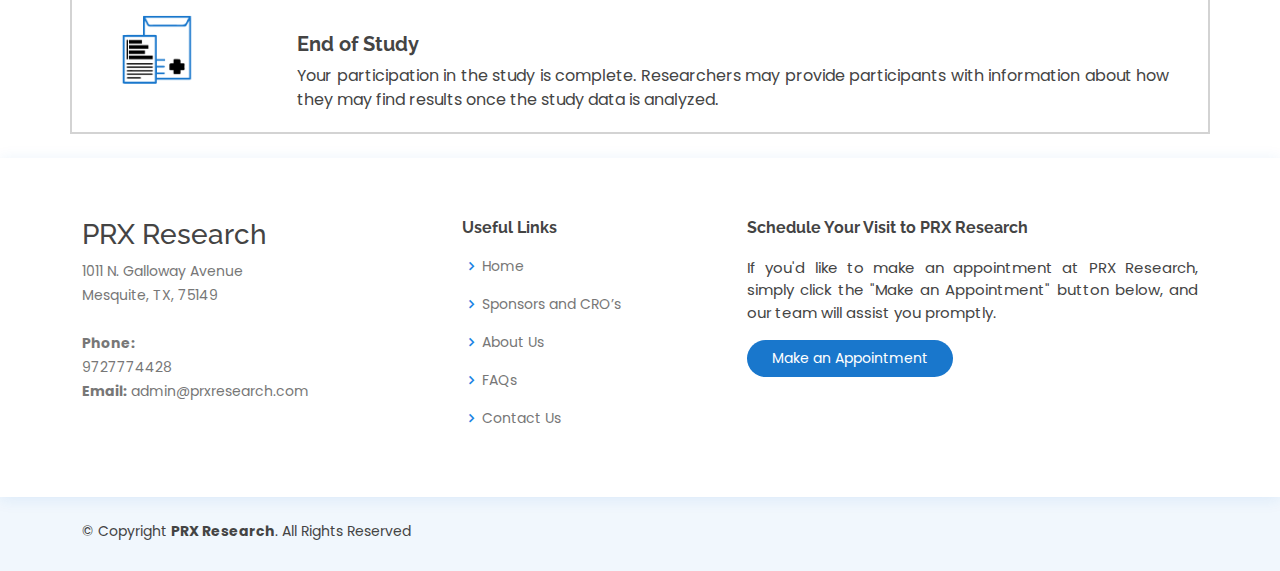
<file: about.html>
<!DOCTYPE html>
<html lang="en">

<head>
  <meta charset="utf-8">
  <meta content="width=device-width, initial-scale=1.0" name="viewport">

  <title>PRX Research</title>
  <meta content="" name="description">
  <meta content="" name="keywords">

  <!-- Favicons -->
  <link href="assets/img/fav.jpg" rel="icon">
  <link href="assets/img/fav.jpg" rel="apple-touch-icon">

  <!-- Google Fonts -->
  <link
    href="https://fonts.googleapis.com/css?family=Open+Sans:300,300i,400,400i,600,600i,700,700i|Raleway:300,300i,400,400i,500,500i,600,600i,700,700i|Poppins:300,300i,400,400i,500,500i,600,600i,700,700i"
    rel="stylesheet">

  <!-- Vendor CSS Files -->
  <link href="assets/vendor/fontawesome-free/css/all.min.css" rel="stylesheet">
  <link href="assets/vendor/animate.css/animate.min.css" rel="stylesheet">
  <link href="assets/vendor/bootstrap/css/bootstrap.min.css" rel="stylesheet">
  <link href="assets/vendor/bootstrap-icons/bootstrap-icons.css" rel="stylesheet">
  <link href="assets/vendor/boxicons/css/boxicons.min.css" rel="stylesheet">
  <link href="assets/vendor/glightbox/css/glightbox.min.css" rel="stylesheet">
  <link href="assets/vendor/remixicon/remixicon.css" rel="stylesheet">
  <link href="assets/vendor/swiper/swiper-bundle.min.css" rel="stylesheet">

  <!-- Template Main CSS File -->
  <link href="assets/css/style.css" rel="stylesheet">

</head>

<body>

  <!-- ======= Top Bar ======= -->
  <div id="topbar" class="d-flex align-items-center fixed-top">
    <div class="container d-flex justify-content-between">
      <div class="contact-info d-flex align-items-center">
        <i class="bi bi-envelope"></i> <a href="mailto:admin@prxresearch.com">admin@prxresearch.com</a>
        <i class="bi bi-phone"></i> 9727774428
      </div>
      <!-- <div class="d-none d-lg-flex social-links align-items-center">
        <a href="#" class="twitter"><i class="bi bi-twitter"></i></a>
        <a href="#" class="facebook"><i class="bi bi-facebook"></i></a>
        <a href="#" class="instagram"><i class="bi bi-instagram"></i></a>
        <a href="#" class="linkedin"><i class="bi bi-linkedin"></i></i></a>
      </div> -->
    </div>
  </div>

  <!-- ======= Header ======= -->
  <header id="header" class="fixed-top">
    <div class="container d-flex align-items-center">

      <h1 class="logo "><a href="index.html"></a></h1>
      <!-- Uncomment below if you prefer to use an image logo -->
      <a href="index.html" class="logo "><img src="assets/img/prx-research-logo.webp" width="100%" alt=""
          class="img-fluid"></a>

      <nav id="navbar" class="navbar nav ms-auto order-last order-lg-0">
        <ul>
          <li><a class="nav-link scrollto active" href="index.html">Home</a></li>

          <li><a class="nav-link scrollto" href="about.html">About Us</a></li>
          <li><a class="nav-link scrollto" href="sponsors.html">Sponsors and CRO’s</a></li>

          <li><a class="nav-link scrollto" href="faq.html">FAQs</a></li>

          <li><a class="nav-link scrollto" href="contact.html">Contact Us</a></li>
        </ul>
        <i class="bi bi-list mobile-nav-toggle"></i>
      </nav><!-- .navbar -->

      <a href="mailto:admin@prxresearch.com" class="appointment-btn scrollto"><span class="d-none d-md-inline">Make
          an</span>
        Appointment</a>

    </div>
  </header>
  <!-- End Header -->
  <img src="assets/img/aboutbg.jpeg" id="down3" width="100%" alt="">



  <div class="container" style="padding-top: 3%;">

    <div class="row">
      <div class="col-lg-6" data-aos="fade-right">
        <img src="assets/img/whych.jpeg" class="img-fluid" style="height: 750px; width: 100%;" alt="">
      </div>
      <div class="col-lg-6 pt-4 pt-lg-0 content" data-aos="fade-left">
        <h3 style="padding-left: 19px;"> <b> WHO WE ARE </b>
        </h3>
        <p class="" id="textt2">
          We leverage cutting-edge research technologies and practices to stay at the forefront of medicine.

          PRX is committed to accelerating the translation of biomedical discoveries into breakthrough healthcare
          solutions. Our team is here to collaborate on your breakthrough and leverage our expertise to turn research
          into reality.

          PRX embraces innovation and collaboration to address the most pressing healthcare challenges. Our
          multidisciplinary team of experts combines their knowledge in various medical fields, ensuring a comprehensive
          approach to problem-solving. We are dedicated to fostering partnerships that enhance patient care, advance
          medical technology, and contribute to a healthier future for all.

        </p>
        <ul style=" list-style-type: none; ">
          <br>
          <li id="textt6"><i class="bi bi-check-circle"></i>

            PRX Research is located within a 202-bed hospital designed to offer a comprehensive
            range of health services for acute and emergencies, including a 24-hour Emergency
            Room; critical care; medical, surgical, stroke, imaging, full-service laboratory,
            cardiac services, and diagnostic services.
          </li>

          <br>
          <li id="textt6"><i class="bi bi-check-circle"></i>

            PRX has
            inpatient and outpatient capabilities and utilizes a central IRB with quick regulatory,
            contracts, budgeting approvals, and recruitment timelines.
          </li>

          <br>


          <li id="textt6"><i class="bi bi-check-circle"></i>
            Our experienced team is here to collaborate on your
            breakthrough and leverage our expertise to turn research into reality, delivering results
            that matter.


          </li>

        </ul>


      </div>


    </div>
  </div>

  <br><br>

  <center>
    <div class="container">
      <div class="row">

        <div class="col-lg-3">
          <div class="card" id="cardheight43" style="width: 16rem; text-align: center;">
            <img src="assets/img/s1.jpeg" height="150px" class="card-img-top" alt="...">
            <div class="card-body">
              <h4><b>2000+ Patients</b></h4>
              <p class="card-text">Delivering exceptional clinical research options to over 2000+ patients.
              </p>
            </div>
          </div>
        </div>

        <div class="col-lg-3">
          <div class="card" id="cardheight43" style="width: 16rem; text-align: center;">
            <img src="assets/img/s2.jpeg" height="150px" class="card-img-top" alt="...">
            <div class="card-body">
              <h4><b>10+ Expert Staff</b></h4>
              <p class="card-text">Supported by a dedicated team of 10+ expert clinical research staff.</p>
            </div>
          </div>
        </div>

        <div class="col-lg-3">
          <div class="card" id="cardheight43" style="width: 16rem; text-align: center;">
            <img src="assets/img/s3.jpeg" height="150px" class="card-img-top" alt="...">
            <div class="card-body">
              <h4><b>100+ Clinical Trials</b></h4>
              <p class="card-text">Conducting 100+ clinical trials with precision, advancing healthcare.</p>
            </div>
          </div>
        </div>




        <div class="col-lg-3">
          <div class="card" id="cardheight43" style="width: 16rem; text-align: center;">
            <img src="assets/img/clinical.jpeg" height="150px" class="card-img-top" alt="...">
            <div class="card-body">
              <h4><b>25+</b>
              </h4>
              <p class="card-text"> Combined Clinical Experience <br>Advancing HealthCare Every Day!</p>
            </div>
          </div>
        </div>




      </div>
    </div>
  </center>
  
 

    <!-- ======= Features Section ======= -->
    <section id="features" class="features">
      <div class="container" data-aos="fade-up">

        <div class="row">

          <div class="col-lg-6 order-2 order-lg-1" data-aos="fade-right" style="color:#166AB5;">
            <center>
              <br>
              <h2> WHY CHOOSE PRX?</h2>
              <h6>Key Reasons to Choose PRX Research</h6>
              <br>
              <h1> <b>
                  <svg xmlns="http://www.w3.org/2000/svg" height="1em"
                    viewBox="0 0 512 512"><!--! Font Awesome Free 6.4.2 by @fontawesome - https://fontawesome.com License - https://fontawesome.com/license (Commercial License) Copyright 2023 Fonticons, Inc. -->
                    <path
                      d="M160 32c0-17.7 14.3-32 32-32h32c17.7 0 32 14.3 32 32c17.7 0 32 14.3 32 32V288c0 17.7-14.3 32-32 32c0 17.7-14.3 32-32 32H192c-17.7 0-32-14.3-32-32c-17.7 0-32-14.3-32-32V64c0-17.7 14.3-32 32-32zM32 448H320c70.7 0 128-57.3 128-128s-57.3-128-128-128V128c106 0 192 86 192 192c0 49.2-18.5 94-48.9 128H480c17.7 0 32 14.3 32 32s-14.3 32-32 32H320 32c-17.7 0-32-14.3-32-32s14.3-32 32-32zm80-64H304c8.8 0 16 7.2 16 16s-7.2 16-16 16H112c-8.8 0-16-7.2-16-16s7.2-16 16-16z" />
                  </svg>
                  100+ </b></h1>
            
              Over 100+ Clinical Research


              <br><br>
              <br>
              <h1> <b>
                  <svg xmlns="http://www.w3.org/2000/svg" height="1em"
                    viewBox="0 0 512 512"><!--! Font Awesome Free 6.4.2 by @fontawesome - https://fontawesome.com License - https://fontawesome.com/license (Commercial License) Copyright 2023 Fonticons, Inc. -->
                    <path
                      d="M320 64A64 64 0 1 0 192 64a64 64 0 1 0 128 0zm-96 96c-35.3 0-64 28.7-64 64v48c0 17.7 14.3 32 32 32h1.8l11.1 99.5c1.8 16.2 15.5 28.5 31.8 28.5h38.7c16.3 0 30-12.3 31.8-28.5L318.2 304H320c17.7 0 32-14.3 32-32V224c0-35.3-28.7-64-64-64H224zM132.3 394.2c13-2.4 21.7-14.9 19.3-27.9s-14.9-21.7-27.9-19.3c-32.4 5.9-60.9 14.2-82 24.8c-10.5 5.3-20.3 11.7-27.8 19.6C6.4 399.5 0 410.5 0 424c0 21.4 15.5 36.1 29.1 45c14.7 9.6 34.3 17.3 56.4 23.4C130.2 504.7 190.4 512 256 512s125.8-7.3 170.4-19.6c22.1-6.1 41.8-13.8 56.4-23.4c13.7-8.9 29.1-23.6 29.1-45c0-13.5-6.4-24.5-14-32.6c-7.5-7.9-17.3-14.3-27.8-19.6c-21-10.6-49.5-18.9-82-24.8c-13-2.4-25.5 6.3-27.9 19.3s6.3 25.5 19.3 27.9c30.2 5.5 53.7 12.8 69 20.5c3.2 1.6 5.8 3.1 7.9 4.5c3.6 2.4 3.6 7.2 0 9.6c-8.8 5.7-23.1 11.8-43 17.3C374.3 457 318.5 464 256 464s-118.3-7-157.7-17.9c-19.9-5.5-34.2-11.6-43-17.3c-3.6-2.4-3.6-7.2 0-9.6c2.1-1.4 4.8-2.9 7.9-4.5c15.3-7.7 38.8-14.9 69-20.5z" />
                  </svg>

                  2k+ </b> </h1>
            
              10+ Physicians & 2,000+ Patients

            </center>
          </div>



          <div class="col-lg-6 order-2 order-lg-1" data-aos="fade-right">
            <br>

            <p id="textt4">PRX Research is the located within a 202-bed hospital designed to meet the growing medical
              needs of
              northeast Texas residents that offer comprehensive range of health services for acute and emergency
              situations.</p>
            <br> <br>
            <i class="fa-solid fa-user-nurse"></i> Therapeutic Area Specialization
            <br> <br>
            <i class="fa-solid fa-stethoscope"></i> 10+ Physicians & 2,000+ Patients


            <br> <br>
            <i class="fa-solid fa-award"></i> 25+ Years Of Clinical Research Experience
            <br> <br>
            <i class="fa-solid fa-hospital"></i> Over 100+ Clinical Research Trials Conducted


          </div>


        </div>

      </div>
    </section>
    <!-- End Features Section -->





  <div class="section-title">
    <h2>What Can I Expect?</h2>
    <p>Here's what happens before and after you enroll in a clinical study or clinical trial.
    </p>
  </div>
  <br>
  <div class="container" style=" border: 2px solid lightgray;padding: 20px; ">
    <div class="row">


      <div class="col-lg-2">
        <img src="assets/img/prescaning.png" width="80%" alt="">
      </div>


      <div class="col-lg-10" id="textt5">
        <br>
        <h5> <b> Prescreening </b></h5>
        For trials enrolling patients with a particular medical condition, some pre-screening may happen
        behind-the-scenes before we meet with you. For studies enrolling healthy volunteers, staff members explain the
        trial in detail and gather more information about you during the pre screening process.

      </div>

    </div>
  </div>
  <br>
  <div class="container" style=" border: 2px solid lightgray;padding: 20px; ">
    <div class="row">


      <div class="col-lg-2">
        <img src="assets/img/infor.jpeg" width="80%" alt="">
      </div>


      <div class="col-lg-10" id="textt5">
        <br>
        <h5> <b> Informed Consent </b></h5>
        Informed consent is an essential part of participating in a clinical study. It is the process of learning the
        key facts about a clinical study before deciding whether to participate. Once you have had all your questions
        answered, and if you agree to participate, you may be asked to sign an informed consent form. Participants
        should take the time to review the informed consent document carefully and decide if they feel comfortable with
        participating in the study.
        <br><br>
        You will get a copy of the document, which you can keep to refer back to in the future. Also, note that informed
        consent is a continuous process that does not end with a signed document. You should always feel free to ask
        questions about your participation in a study at any time during or after your participation ends. The
        researchers will also provide you any new information during the study if it could affect your willingness to
        participate.

      </div>

    </div>
  </div>




  <br>



  <div class="container" style=" border: 2px solid lightgray;padding: 20px; ">
    <div class="row">


      <div class="col-lg-2">
        <img src="assets/img/Screening.png" width="70%" alt="">
      </div>


      <div class="col-lg-10" id="textt5">
        <br>
        <h5> <b> Screening Visit </b></h5>
        Once you have consented to participate in a study, you may be asked to undergo other procedures and tests, such
        as filling out questionnaires or having blood work, to confirm that you qualify for the study. You may be asked
        to make a special visit for screening.
      </div>

    </div>
  </div>
  <br>



  <div class="container" style=" border: 2px solid lightgray;padding: 20px; ">
    <div class="row">


      <div class="col-lg-2">
        <img src="assets/img/enroll.png" width="80%" alt="">
      </div>


      <div class="col-lg-10" id="textt5">
        <br>
        <h5> <b>Enrollment and Participation</b></h5>
        Once you have enrolled, the study team will review the study procedures with you and schedule tests and other
        appointments. You will follow the trial procedures and report any issues or concerns to the study team.
        Remember, participating in a clinical study is totally voluntary and you can decide to stop at any time. Study
        participants continue to see their regular physician for usual health care throughout the study.

      </div>

    </div>
  </div>
  <br>





  <div class="container" style=" border: 2px solid lightgray;padding: 20px; ">
    <div class="row">


      <div class="col-lg-2">
        <img src="assets/img/endofstu.png" width="80%" alt="">
      </div>


      <div class="col-lg-10" id="textt5">
        <br>
        <h5> <b>End of Study</b></h5>
        Your participation in the study is complete. Researchers may provide participants with information about how
        they may find results once the study data is analyzed.
      </div>

    </div>
  </div>
  <br>








  <!-- ======= Footer ======= -->
  <footer id="footer">

    <div class="footer-top">
      <div class="container">
        <div class="row">

          <div class="col-lg-4 col-md-6 footer-contact">
            <h3>PRX Research</h3>
            <p>
              1011 N. Galloway Avenue <br>
              Mesquite, TX, 75149 <br><br>
              <strong>Phone:</strong><br> 9727774428<br>
              <strong>Email:</strong> admin@prxresearch.com<br>
            </p>
          </div>

          <div class="col-lg-3 col-md-6 footer-links">
            <h4>Useful Links</h4>
            <ul>
              <li><i class="bx bx-chevron-right"></i> <a href="index.html">Home</a></li>
              <li><i class="bx bx-chevron-right"></i> <a href="sponsors.html">Sponsors and CRO’s</a></li>
              <li><i class="bx bx-chevron-right"></i> <a href="about.html">About Us</a></li>
              <li><i class="bx bx-chevron-right"></i> <a href="faq.html">FAQs</a></li>
              <li><i class="bx bx-chevron-right"></i> <a href="contact.html">Contact Us</a></li>
            </ul>
          </div>

          <!-- <div class="col-lg-3 col-md-6 footer-links">
            <h4></h4>
            <ul>
             
            </ul>
          </div> -->

          <div class="col-lg-5 col-md-6 footer-newsletter">
            <h4>Schedule Your Visit to PRX Research</h4>
            <p id="textt4">If you'd like to make an appointment at PRX Research, simply click the "Make an Appointment"
              button
              below, and our team will assist you promptly.

            </p>


            <a href="mailto:admin@prxresearch.com" class="appointment-btn1 scrollto"><span
                class="d-none d-md-inline">Make an</span>
              Appointment</a>
          </div>

        </div>
      </div>
    </div>

    <div class="container d-md-flex py-4">

      <div class="me-md-auto text-center text-md-start">
        <div class="copyright">
          &copy; Copyright <strong><span>PRX Research</span></strong>. All Rights Reserved
        </div>
        <div class="credits">
          <!-- All the links in the footer should remain intact. -->
          <!-- You can delete the links only if you purchased the pro version. -->
          <!-- Licensing information: https://bootstrapmade.com/license/ -->
          <!-- Purchase the pro version with working PHP/AJAX contact form: https://bootstrapmade.com/PRX Research-free-medical-bootstrap-theme/ -->

        </div>
      </div>

    </div>
  </footer><!-- End Footer -->




  <div id="preloader1"></div>
  <a href="#" class="back-to-top d-flex align-items-center justify-content-center"><i
      class="bi bi-arrow-up-short"></i></a>

  <!-- Vendor JS Files -->
  <script src="assets/vendor/purecounter/purecounter_vanilla.js"></script>
  <script src="assets/vendor/bootstrap/js/bootstrap.bundle.min.js"></script>
  <script src="assets/vendor/glightbox/js/glightbox.min.js"></script>
  <script src="assets/vendor/swiper/swiper-bundle.min.js"></script>
  <script src="assets/vendor/php-email-form/validate.js"></script>

  <!-- Template Main JS File -->
  <script src="assets/js/main.js"></script>

</body>

</html>
</file>
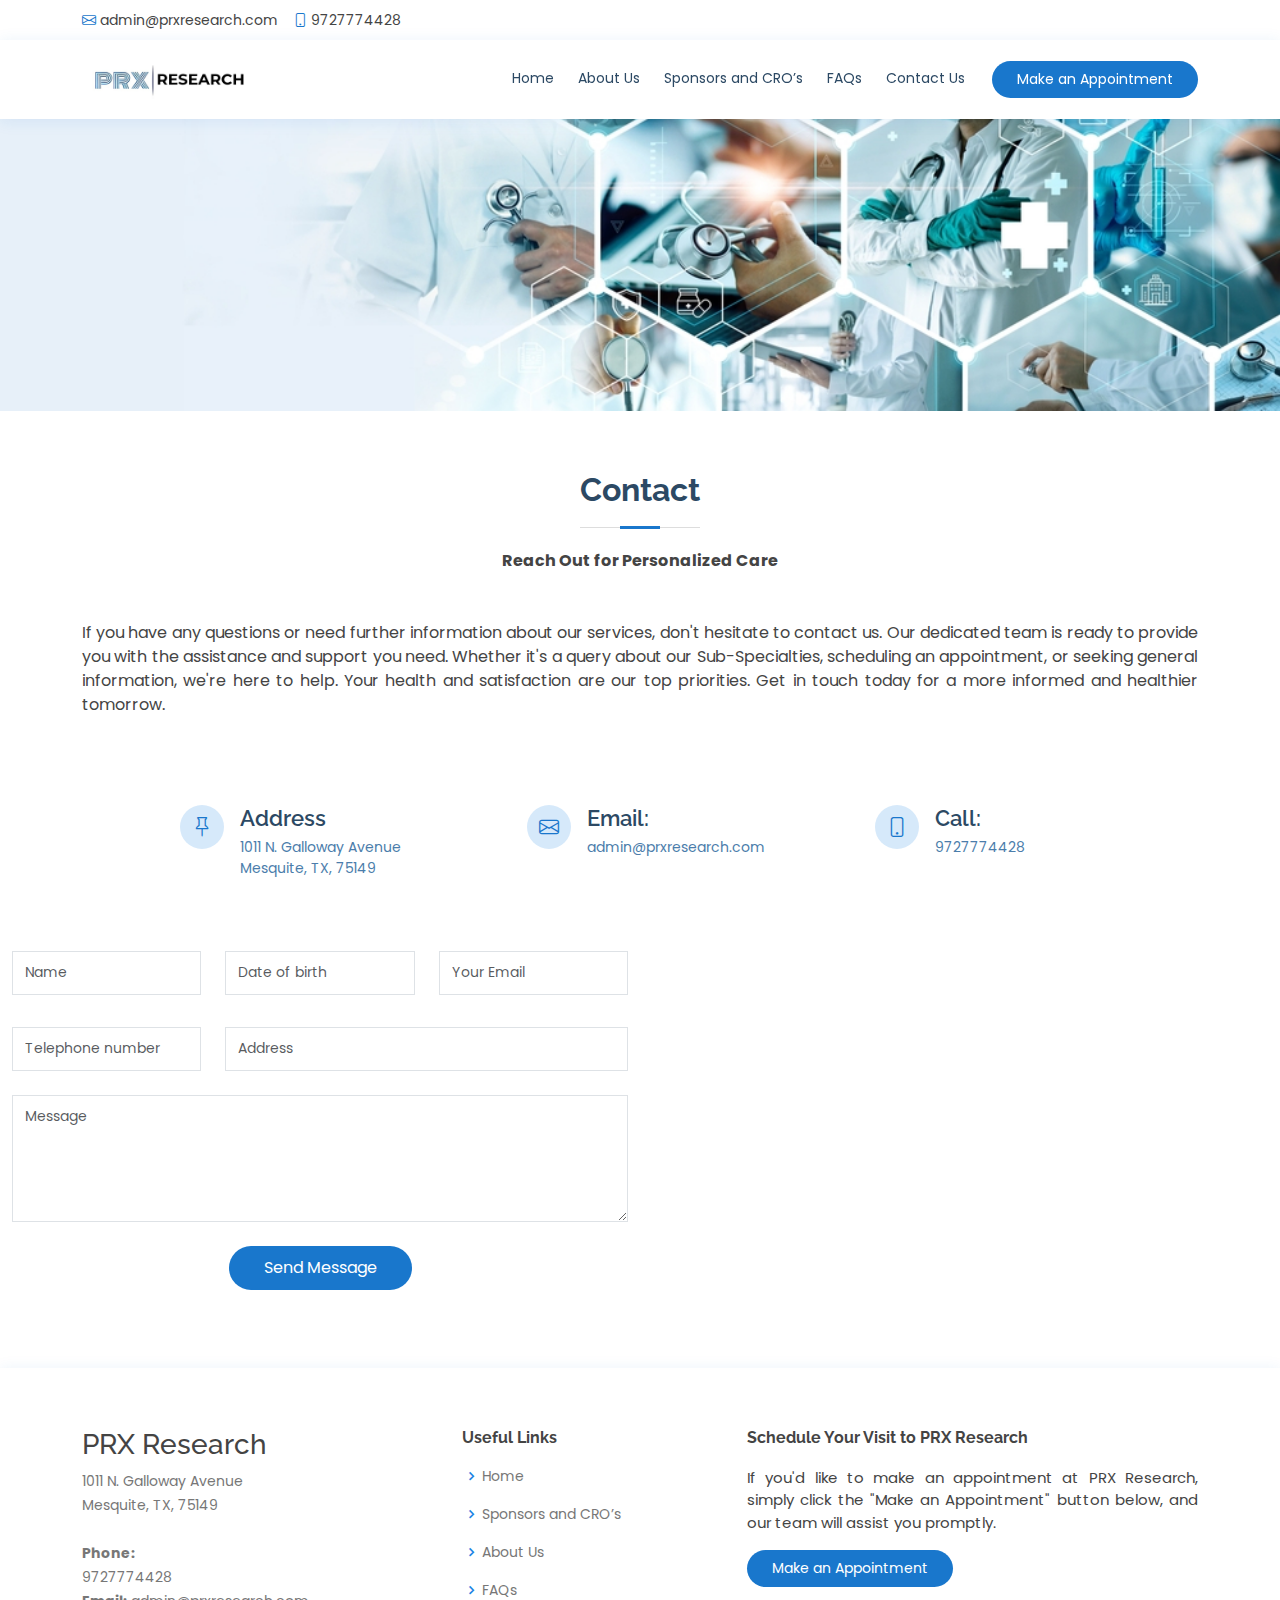
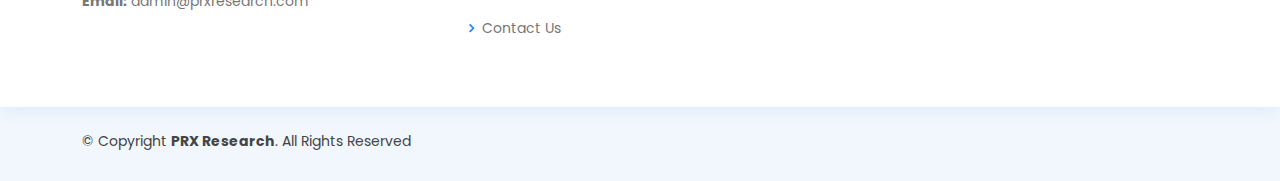
<file: contact.html>
<!DOCTYPE html>
<html lang="en">

<head>
    <meta charset="utf-8">
    <meta content="width=device-width, initial-scale=1.0" name="viewport">

    <title>PRX Research</title>
    <meta content="" name="description">
    <meta content="" name="keywords">

    <!-- Favicons -->
    <link href="assets/img/fav.jpg" rel="icon">
    <link href="assets/img/fav.jpg" rel="apple-touch-icon">

    <!-- Google Fonts -->
    <link
        href="https://fonts.googleapis.com/css?family=Open+Sans:300,300i,400,400i,600,600i,700,700i|Raleway:300,300i,400,400i,500,500i,600,600i,700,700i|Poppins:300,300i,400,400i,500,500i,600,600i,700,700i"
        rel="stylesheet">

    <!-- Vendor CSS Files -->
    <link href="assets/vendor/fontawesome-free/css/all.min.css" rel="stylesheet">
    <link href="assets/vendor/animate.css/animate.min.css" rel="stylesheet">
    <link href="assets/vendor/bootstrap/css/bootstrap.min.css" rel="stylesheet">
    <link href="assets/vendor/bootstrap-icons/bootstrap-icons.css" rel="stylesheet">
    <link href="assets/vendor/boxicons/css/boxicons.min.css" rel="stylesheet">
    <link href="assets/vendor/glightbox/css/glightbox.min.css" rel="stylesheet">
    <link href="assets/vendor/remixicon/remixicon.css" rel="stylesheet">
    <link href="assets/vendor/swiper/swiper-bundle.min.css" rel="stylesheet">

    <!-- Template Main CSS File -->
    <link href="assets/css/style.css" rel="stylesheet">

  
</head>

<body>

    <!-- ======= Top Bar ======= -->
    <div id="topbar" class="d-flex align-items-center fixed-top">
        <div class="container d-flex justify-content-between">
            <div class="contact-info d-flex align-items-center">
                <i class="bi bi-envelope"></i> <a href="mailto:admin@prxresearch.com">admin@prxresearch.com</a>
                <i class="bi bi-phone"></i> 9727774428
            </div>
            <!-- <div class="d-none d-lg-flex social-links align-items-center">
                <a href="#" class="twitter"><i class="bi bi-twitter"></i></a>
                <a href="#" class="facebook"><i class="bi bi-facebook"></i></a>
                <a href="#" class="instagram"><i class="bi bi-instagram"></i></a>
                <a href="#" class="linkedin"><i class="bi bi-linkedin"></i></i></a>
            </div> -->
        </div>
    </div>

  <!-- ======= Header ======= -->
  <header id="header" class="fixed-top">
    <div class="container d-flex align-items-center">

      <h1 class="logo "><a href="index.html"></a></h1>
      <!-- Uncomment below if you prefer to use an image logo -->
      <a href="index.html" class="logo "><img src="assets/img/prx-research-logo.webp" width="100%" alt=""
          class="img-fluid"></a>

      <nav id="navbar" class="navbar nav ms-auto order-last order-lg-0">
        <ul>
          <li><a class="nav-link scrollto active" href="index.html">Home</a></li>
        
          <li><a class="nav-link scrollto" href="about.html">About Us</a></li>
          <li><a class="nav-link scrollto" href="sponsors.html">Sponsors and CRO’s</a></li>
        
          <li><a class="nav-link scrollto" href="faq.html">FAQs</a></li>

          <li><a class="nav-link scrollto" href="contact.html">Contact Us</a></li>
        </ul>
        <i class="bi bi-list mobile-nav-toggle"></i>
      </nav><!-- .navbar -->

      <a href="mailto:admin@prxresearch.com" class="appointment-btn scrollto"><span class="d-none d-md-inline">Make
          an</span>
        Appointment</a>

    </div>
  </header>
    <img src="assets/img/aboutbg.jpeg" id="down3" width="100%" alt="">



  <!-- ======= Contact Section ======= -->
  <section id="contact" class="contact">
    <div class="container">

      <div class="section-title">
        <h2>Contact</h2>
        <b> Reach Out for Personalized Care</b>
        <p id="textt4">  <br><br> If you have any questions or need further information
          about our services, don't hesitate to contact us. Our dedicated team is ready to provide you with the
          assistance and support you need. Whether it's a query about our Sub-Specialties, scheduling an appointment, or
          seeking general information, we're here to help. Your health and satisfaction are our top priorities. Get in
          touch today for a more informed and healthier tomorrow.</p>
      </div>
    </div>

    <div>
      <div class="container" style="padding-left: 110px;">
        <div class="row mt-5">


          <div class="col-lg-4">


            <div class="info">


              <div class="email">
                <i class="bi bi-pin"></i>
                <h4>Address </h4>
               <a href="https://maps.app.goo.gl/VbtLJ394u9FZm7S98"> <p>
                  1011 N. Galloway Avenue <br>
                  Mesquite, TX, 75149

                </p></a>
                <br>
              </div>



            </div>

          </div>

          <div class="col-lg-4">
            <div class="info">


              <div class="email">
                <i class="bi bi-envelope"></i>
                <h4>Email:</h4>
                <a href="mailto:admin@prxresearch.com">
                <p>admin@prxresearch.com</p></a>
              </div>



            </div>

          </div>


          <div class="col-lg-4">
            <div class="info">


              <div class="phone">
                <i class="bi bi-phone"></i>
                <h4>Call:</h4>
                <a href="tel:9727774428">
                <p>9727774428</p></a>
              </div>

            </div>

          </div>

        </div>

      </div>

<br><br>

<div class="container-fluid">
  <div class="row">
    <div class="col-lg-6">
  

        <form action="https://formsubmit.co/admin@prxresearch.com" method="POST" role="form" class="php-email-form">
          <div class="row">
            <div class="col-md-4 form-group">
              <input type="text" name="name" class="form-control" id="name" placeholder="Name" required>
            </div>
            <div class="col-md-4 form-group mt-3 mt-md-0">
              <input type="text" class="form-control" name="dob" id="dob" placeholder="Date of birth" required>
            </div>
            <div class="col-md-4 form-group mt-3 mt-md-0">
              <input type="email" class="form-control" name="email" id="email" placeholder="Your Email" required>
            </div>
          </div>
          <br>
          <div class="row">
            <div class="col-md-4 form-group">
              <input type="text" name="Telephone" class="form-control" id="Telephone" placeholder="Telephone number" required>
            </div>
            <div class="col-md-8 form-group mt-3 mt-md-0">
              <input type="text" class="form-control" name="Address" id="Address" placeholder="Address" required>
            </div>
           
          </div>
        
          <div class="form-group mt-3">
            <textarea class="form-control" name="message" rows="5" placeholder="Message" required></textarea>
          </div>
          <div class="my-3">
            <div class="loading">Loading</div>
            <div class="error-message"></div>
            <div class="sent-message">Your message has been sent. Thank you!</div>
          </div>
          <div class="text-center"><button type="submit">Send Message</button></div>
        </form>

      
    </div>


    <div class="col-lg-6">
        <a href="mailto:admin@prxresearch.com">  <iframe 
        src="https://www.google.com/maps/embed?pb=!1m18!1m12!1m3!1d3354.520414742655!2d-96.60302222591133!3d32.77845778391519!2m3!1f0!2f0!3f0!3m2!1i1024!2i768!4f13.1!3m3!1m2!1s0x864ea5a26213fadd%3A0x29323264f04d05d2!2s1011%20N%20Galloway%20Ave%2C%20Mesquite%2C%20TX%2075149%2C%20USA!5e0!3m2!1sen!2s!4v1700766161493!5m2!1sen!2s"
        width="100%" height="350" style="border:0;" allowfullscreen="" loading="lazy"
        referrerpolicy="no-referrer-when-downgrade"></iframe></a>
    </div>
  </div>
</div>

  

    </div>





  </section><!-- End Contact Section -->

    


  <!-- ======= Footer ======= -->
  <footer id="footer">

    <div class="footer-top">
      <div class="container">
        <div class="row">

          <div class="col-lg-4 col-md-6 footer-contact">
            <h3>PRX Research</h3>
            <p>
              1011 N. Galloway Avenue <br>
              Mesquite, TX, 75149 <br><br>
              <strong>Phone:</strong><br> 9727774428<br>
              <strong>Email:</strong> admin@prxresearch.com<br>
            </p>
          </div>

          <div class="col-lg-3 col-md-6 footer-links">
            <h4>Useful Links</h4>
            <ul>
              <li><i class="bx bx-chevron-right"></i> <a href="index.html">Home</a></li>
              <li><i class="bx bx-chevron-right"></i> <a href="sponsors.html">Sponsors and CRO’s</a></li>
              <li><i class="bx bx-chevron-right"></i> <a href="about.html">About Us</a></li>
              <li><i class="bx bx-chevron-right"></i> <a href="faq.html">FAQs</a></li>
              <li><i class="bx bx-chevron-right"></i> <a href="contact.html">Contact Us</a></li>
            </ul>
          </div>

          <!-- <div class="col-lg-3 col-md-6 footer-links">
            <h4></h4>
            <ul>
             
            </ul>
          </div> -->

          <div class="col-lg-5 col-md-6 footer-newsletter">
            <h4>Schedule Your Visit to PRX Research</h4>
            <p id="textt4">If you'd like to make an appointment at PRX Research, simply click the "Make an Appointment" button
              below, and our team will assist you promptly.

            </p>


            <a href="mailto:admin@prxresearch.com" class="appointment-btn1 scrollto"><span
                class="d-none d-md-inline">Make an</span>
              Appointment</a>
          </div>

        </div>
      </div>
    </div>

    <div class="container d-md-flex py-4">

      <div class="me-md-auto text-center text-md-start">
        <div class="copyright">
          &copy; Copyright <strong><span>PRX Research</span></strong>. All Rights Reserved
        </div>
        <div class="credits">
          <!-- All the links in the footer should remain intact. -->
          <!-- You can delete the links only if you purchased the pro version. -->
          <!-- Licensing information: https://bootstrapmade.com/license/ -->
          <!-- Purchase the pro version with working PHP/AJAX contact form: https://bootstrapmade.com/PRX Research-free-medical-bootstrap-theme/ -->

        </div>
      </div>

    </div>
  </footer><!-- End Footer -->

  
    <div id="preloader1"></div>
    <a href="#" class="back-to-top d-flex align-items-center justify-content-center"><i
            class="bi bi-arrow-up-short"></i></a>

    <!-- Vendor JS Files -->
    <script src="assets/vendor/purecounter/purecounter_vanilla.js"></script>
    <script src="assets/vendor/bootstrap/js/bootstrap.bundle.min.js"></script>
    <script src="assets/vendor/glightbox/js/glightbox.min.js"></script>
    <script src="assets/vendor/swiper/swiper-bundle.min.js"></script>
    <script src="assets/vendor/php-email-form/validate.js"></script>

    <!-- Template Main JS File -->
    <script src="assets/js/main.js"></script>

</body>

</html>
</file>
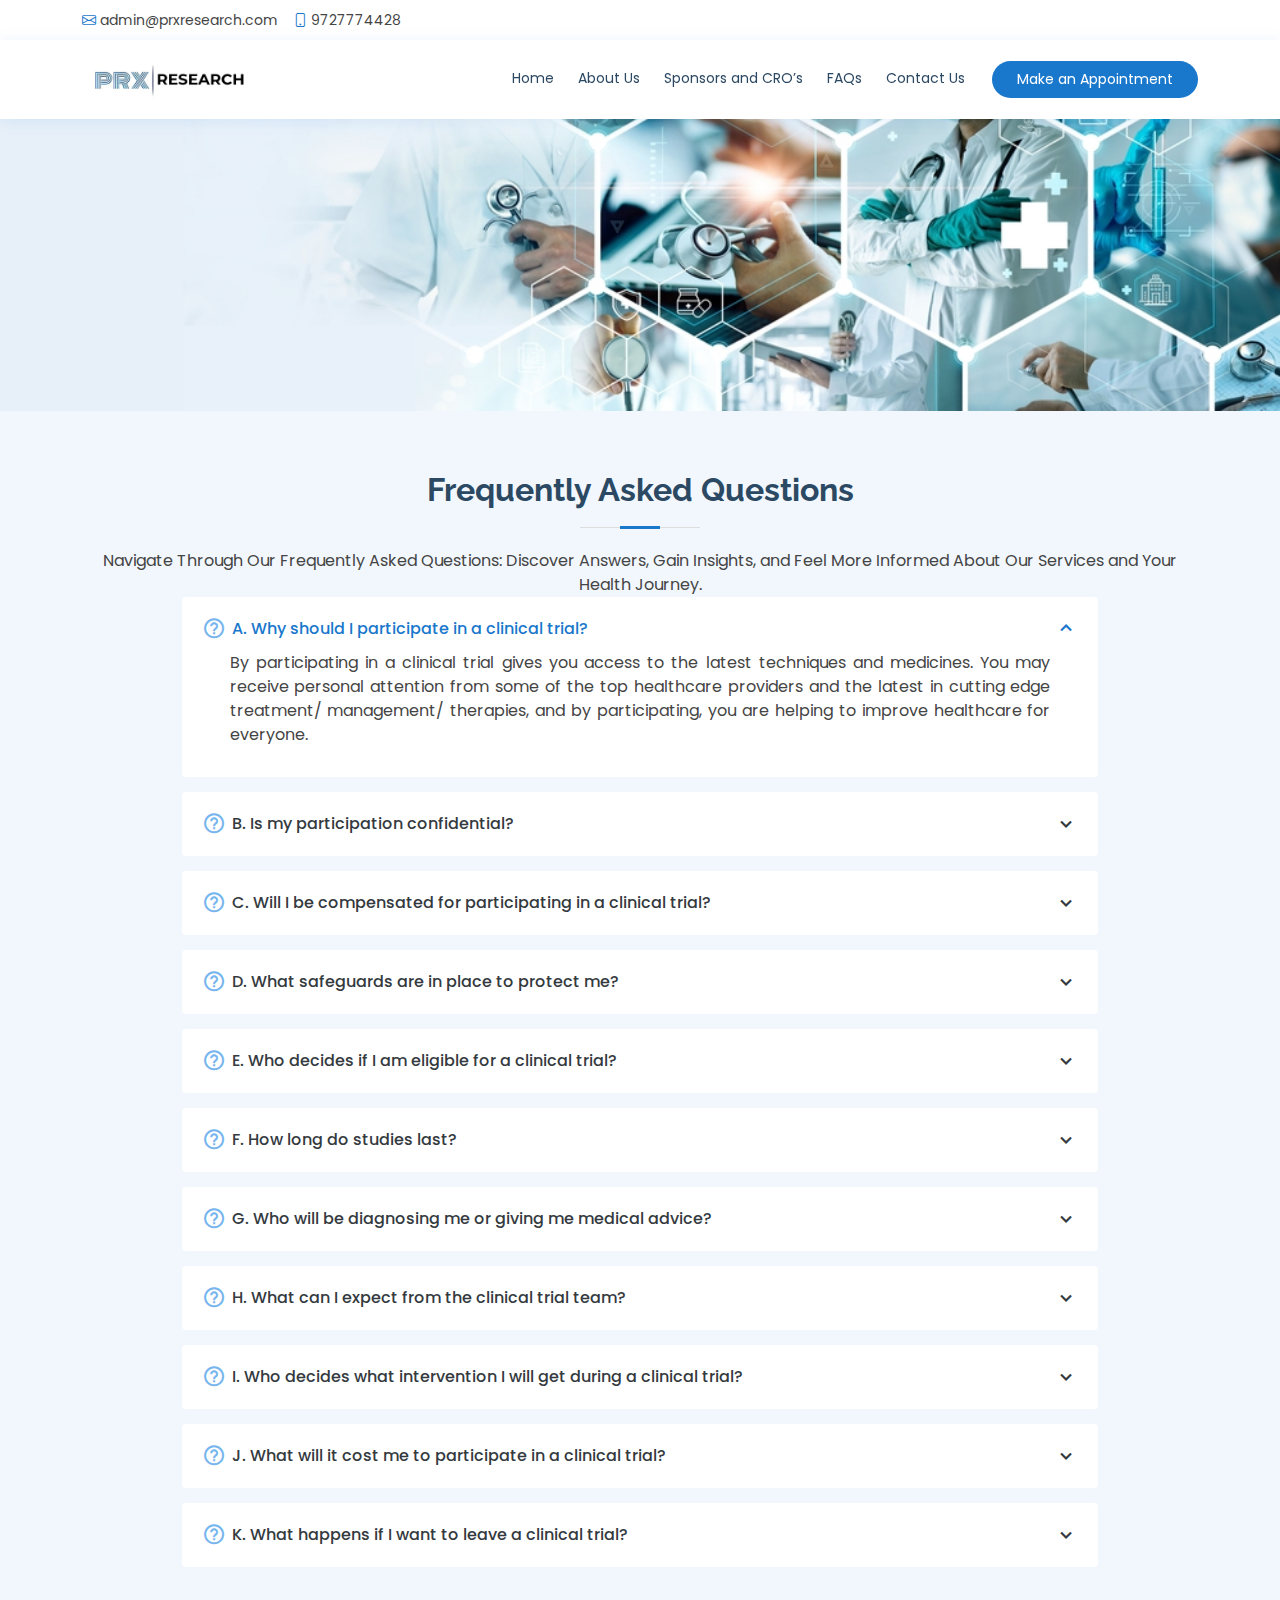
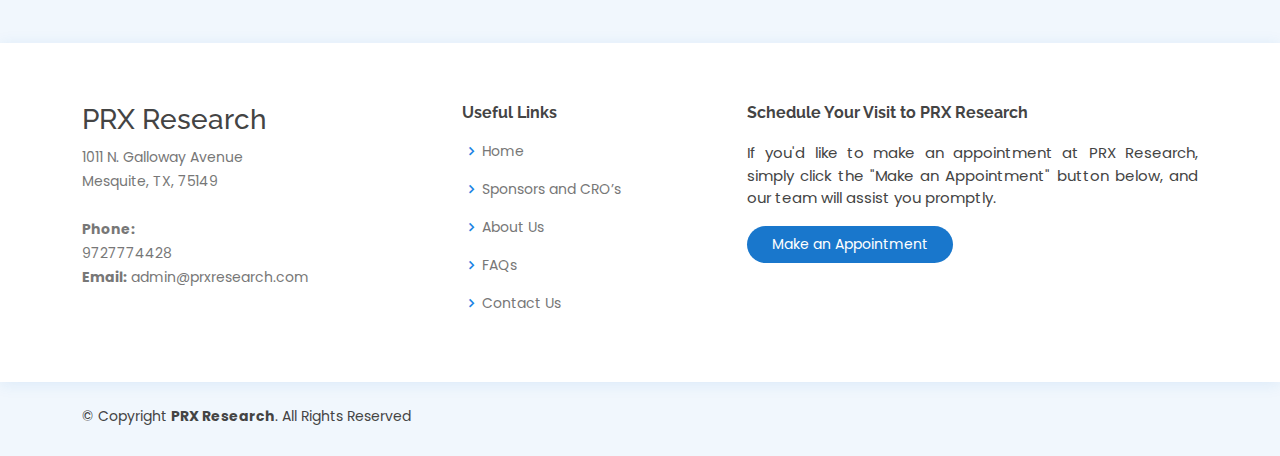
<file: faq.html>
<!DOCTYPE html>
<html lang="en">

<head>
    <meta charset="utf-8">
    <meta content="width=device-width, initial-scale=1.0" name="viewport">

    <title>PRX Research</title>
    <meta content="" name="description">
    <meta content="" name="keywords">

    <!-- Favicons -->
    <link href="assets/img/fav.jpg" rel="icon">
    <link href="assets/img/fav.jpg" rel="apple-touch-icon">

    <!-- Google Fonts -->
    <link
        href="https://fonts.googleapis.com/css?family=Open+Sans:300,300i,400,400i,600,600i,700,700i|Raleway:300,300i,400,400i,500,500i,600,600i,700,700i|Poppins:300,300i,400,400i,500,500i,600,600i,700,700i"
        rel="stylesheet">

    <!-- Vendor CSS Files -->
    <link href="assets/vendor/fontawesome-free/css/all.min.css" rel="stylesheet">
    <link href="assets/vendor/animate.css/animate.min.css" rel="stylesheet">
    <link href="assets/vendor/bootstrap/css/bootstrap.min.css" rel="stylesheet">
    <link href="assets/vendor/bootstrap-icons/bootstrap-icons.css" rel="stylesheet">
    <link href="assets/vendor/boxicons/css/boxicons.min.css" rel="stylesheet">
    <link href="assets/vendor/glightbox/css/glightbox.min.css" rel="stylesheet">
    <link href="assets/vendor/remixicon/remixicon.css" rel="stylesheet">
    <link href="assets/vendor/swiper/swiper-bundle.min.css" rel="stylesheet">

    <!-- Template Main CSS File -->
    <link href="assets/css/style.css" rel="stylesheet">

    <!-- =======================================================
  * Template Name: PRX Research
  * Updated: Sep 18 2023 with Bootstrap v5.3.2
  * Template URL: https://bootstrapmade.com/PRX Research-free-medical-bootstrap-theme/
  * Author: BootstrapMade.com
  * License: https://bootstrapmade.com/license/
  ======================================================== -->
</head>

<body>

    <!-- ======= Top Bar ======= -->
    <div id="topbar" class="d-flex align-items-center fixed-top">
        <div class="container d-flex justify-content-between">
            <div class="contact-info d-flex align-items-center">
                <i class="bi bi-envelope"></i> <a href="mailto:admin@prxresearch.com">admin@prxresearch.com</a>
                <i class="bi bi-phone"></i> 9727774428
            </div>
            <div class="d-none d-lg-flex social-links align-items-center">
                <!-- <a href="#" class="twitter"><i class="bi bi-twitter"></i></a>
                <a href="#" class="facebook"><i class="bi bi-facebook"></i></a>
                <a href="#" class="instagram"><i class="bi bi-instagram"></i></a>
                <a href="#" class="linkedin"><i class="bi bi-linkedin"></i></i></a> -->
            </div>
        </div>
    </div>

    <!-- ======= Header ======= -->
    <!-- ======= Header ======= -->
    <header id="header" class="fixed-top">
      <div class="container d-flex align-items-center">
  
        <h1 class="logo "><a href="index.html"></a></h1>
        <!-- Uncomment below if you prefer to use an image logo -->
        <a href="index.html" class="logo "><img src="assets/img/prx-research-logo.webp" width="100%" alt=""
            class="img-fluid"></a>
  
        <nav id="navbar" class="navbar nav ms-auto order-last order-lg-0">
          <ul>
            <li><a class="nav-link scrollto active" href="index.html">Home</a></li>
          
            <li><a class="nav-link scrollto" href="about.html">About Us</a></li>
            <li><a class="nav-link scrollto" href="sponsors.html">Sponsors and CRO’s</a></li>
          
            <li><a class="nav-link scrollto" href="faq.html">FAQs</a></li>
  
            <li><a class="nav-link scrollto" href="contact.html">Contact Us</a></li>
          </ul>
          <i class="bi bi-list mobile-nav-toggle"></i>
        </nav><!-- .navbar -->
  
        <a href="mailto:admin@prxresearch.com" class="appointment-btn scrollto"><span class="d-none d-md-inline">Make
            an</span>
          Appointment</a>
  
      </div>
    </header>
    <!-- End Header -->
    <img src="assets/img/aboutbg.jpeg" id="down3" width="100%" alt="">



 <!-- ======= Frequently Asked Questions Section ======= -->
 <section id="faq" class="faq section-bg">
  <div class="container">

    <div class="section-title">
      <h2>Frequently Asked Questions</h2>
      <p>Navigate Through Our Frequently Asked Questions: Discover Answers, Gain Insights, and Feel More Informed
        About Our Services and Your Health Journey.</p>
    </div>

    <div class="faq-list">
      <ul>
        <li data-aos="fade-up">
          <i class="bx bx-help-circle icon-help"></i> <a data-bs-toggle="collapse" class="collapse"
            data-bs-target="#faq-list-1">A. Why should I participate in a clinical trial?<i
              class="bx bx-chevron-down icon-show"></i><i class="bx bx-chevron-up icon-close"></i></a>
          <div id="faq-list-1" class="collapse show" data-bs-parent=".faq-list">
            <p id="textt2">
              By participating in a clinical trial gives you access to the latest
              techniques and medicines. You may receive personal attention from
              some of the top healthcare providers and the latest in cutting edge
              treatment/ management/ therapies, and by participating, you are
              helping to improve healthcare for everyone.
            </p>
          </div>
        </li>

        <li data-aos="fade-up" data-aos-delay="100">
          <i class="bx bx-help-circle icon-help"></i> <a data-bs-toggle="collapse" data-bs-target="#faq-list-2"
            class="collapsed">B. Is my participation confidential?<i class="bx bx-chevron-down icon-show"></i><i
              class="bx bx-chevron-up icon-close"></i></a>
          <div id="faq-list-2" class="collapse" data-bs-parent=".faq-list">
            <p id="textt2">
              Yes! All information, including medical, history of illness, personal,
              and any information obtained during the study, is confidential and
              protected by state and federal regulations governing clinical
              research. We will not release your personal information to anyone
              without you explicitly authorize us to do so.
            </p>
          </div>
        </li>

        <li data-aos="fade-up" data-aos-delay="200">
          <i class="bx bx-help-circle icon-help"></i> <a data-bs-toggle="collapse" data-bs-target="#faq-list-3"
            class="collapsed">C. Will I be compensated for participating in a clinical trial? <i
              class="bx bx-chevron-down icon-show"></i><i class="bx bx-chevron-up icon-close"></i></a>
          <div id="faq-list-3" class="collapse" data-bs-parent=".faq-list">
            <p id="textt2">
              Yes! In nearly all our trials, we will reimburse you a flat fee for your travel
              expense for each office visit. The reimbursement rate varies per study and
              will be discussed with you in detail during your visit to the office before you
              sign the consent to participate.
            </p>
          </div>
        </li>

        <li data-aos="fade-up" data-aos-delay="300">
          <i class="bx bx-help-circle icon-help"></i> <a data-bs-toggle="collapse" data-bs-target="#faq-list-4"
            class="collapsed">D. What safeguards are in place to protect me?<i
              class="bx bx-chevron-down icon-show"></i><i class="bx bx-chevron-up icon-close"></i></a>
          <div id="faq-list-4" class="collapse" data-bs-parent=".faq-list">
            <p id="textt2">
              A written examination of the clinical research content and the
              researchers' ethical responsibility as well as benefits and risks will be
              all discussed prior to participation. Additionally, the trials have
              preclinical data that typically shows a new investigational treatment
              being safe and effective in laboratory animal as well as human
              testing in the form of clinical trials. Use of strict protocol - an outline
              prepared before the beginning of a study that describes what will
              take place during the trial. A written description of all the information
              that you will need to make an informed decision about joining a
              clinical trial. The process of giving you this information is called
              informed consent.
            </p>
          </div>
        </li>

        <li data-aos="fade-up" data-aos-delay="400">
          <i class="bx bx-help-circle icon-help"></i> <a data-bs-toggle="collapse" data-bs-target="#faq-list-5"
            class="collapsed">E. Who decides if I am eligible for a clinical trial?
            <i class="bx bx-chevron-down icon-show"></i><i class="bx bx-chevron-up icon-close"></i></a>
          <div id="faq-list-5" class="collapse" data-bs-parent=".faq-list">
            <p id="textt2">
              Researchers must make two types of decisions about whom they
              consider eligible to participate in a clinical trial, inclusion criteria and
              exclusion criteria. <br><br>
              Inclusion criteria are those characteristics that everyone must have to
              join the trial. For example, in an investigational medication study for
              people with diabetes, all study participants must have diabetes. <br> <br>
              Exclusion criteria are those characteristics people cannot have if they
              want to participate in the study. For instance, in an investigational
              medication study to prevent heart attacks, people who have already had
              a heart attack might be excluded.
            </p>
          </div>
        </li>





        <li data-aos="fade-up" data-aos-delay="300">
          <i class="bx bx-help-circle icon-help"></i> <a data-bs-toggle="collapse" data-bs-target="#faq-list-6"
            class="collapsed">F. How long do studies last?<i class="bx bx-chevron-down icon-show"></i><i
              class="bx bx-chevron-up icon-close"></i></a>
          <div id="faq-list-6" class="collapse" data-bs-parent=".faq-list">
            <p id="textt2">
              Each clinical trial has different timelines. Upon qualification into the
              study, the duration information would be given.
            </p>
          </div>
        </li>







        <li data-aos="fade-up" data-aos-delay="300">
          <i class="bx bx-help-circle icon-help"></i> <a data-bs-toggle="collapse" data-bs-target="#faq-list-7"
            class="collapsed">G. Who will be diagnosing me or giving me medical advice?<i
              class="bx bx-chevron-down icon-show"></i><i class="bx bx-chevron-up icon-close"></i></a>
          <div id="faq-list-7" class="collapse" data-bs-parent=".faq-list">
            <p id="textt2">
              We have an excellent staff with a wealth of experience, knowledge, and
              familiarity in clinical research; However, only our medical doctors will be
              the only ones who will provide you with medical assessment and advice.

            </p>
          </div>
        </li>


        <li data-aos="fade-up" data-aos-delay="300">
          <i class="bx bx-help-circle icon-help"></i> <a data-bs-toggle="collapse" data-bs-target="#faq-list-8"
            class="collapsed">H. What can I expect from the clinical trial team?<i
              class="bx bx-chevron-down icon-show"></i><i class="bx bx-chevron-up icon-close"></i></a>
          <div id="faq-list-8" class="collapse" data-bs-parent=".faq-list">
            <p id="textt2">
              You can expect to be given a comprehensive explanation of the clinical
              trial and to have all your Questions answered by the study doctor and his
              staff. You will be given an informed consent form to read and sign. It is
              essential to Make sure you understand what is involved in the clinical trial.
              The consent form will include a discussion of the potential risks and
              benefits and will have information about the schedule and duration of
              the clinical study and the name of the study doctor you can call with
              questions or problems. You can also expect to have an evaluation of your
              condition and to be given a diagnosis by the study doctor.
            </p>
          </div>
        </li>

        <li data-aos="fade-up" data-aos-delay="300">
          <i class="bx bx-help-circle icon-help"></i> <a data-bs-toggle="collapse" data-bs-target="#faq-list-9"
            class="collapsed">I. Who decides what intervention I will get during a clinical
            trial?<i class="bx bx-chevron-down icon-show"></i><i class="bx bx-chevron-up icon-close"></i></a>
          <div id="faq-list-9" class="collapse" data-bs-parent=".faq-list">
            <p id="textt2">
              Many clinical trials test a new investigational drug against a placebo,
              which looks just like the drug but doesn't contain any active ingredients
              (like a sugar pill). Other clinical trials test two different drugs to
              determine which is more effective. If it is a randomized trial, participants
              are randomly assigned by computer to the drug or the placebo.
              Because researchers have no say in the decision, the process is fair for
              everyone. However, randomization also means the researchers cannot
              guarantee what you will get if you enter the trial. Only medication
              companies have this information to determine outcomes efficiently.
              <br><br>
              Some trials compare drugs or doses to learn which is most effective. The
              study participants are randomly assigned to one drug and do not know
              which medication they are taking.
            </p>
          </div>
        </li>

        <li data-aos="fade-up" data-aos-delay="300">
          <i class="bx bx-help-circle icon-help"></i> <a data-bs-toggle="collapse" data-bs-target="#faq-list-10"
            class="collapsed">J. What will it cost me to participate in a clinical trial?<i
              class="bx bx-chevron-down icon-show"></i><i class="bx bx-chevron-up icon-close"></i></a>
          <div id="faq-list-10" class="collapse" data-bs-parent=".faq-list">
            <p id="textt2">
              Nothing! - The trial might have reimbursement for your time,
              travel, and effort to participate.
              <br><br>
              All medical care, including tests and medications related to the
              clinical trials, is provided at no charge.
            </p>
          </div>
        </li>

        <li data-aos="fade-up" data-aos-delay="300">
          <i class="bx bx-help-circle icon-help"></i> <a data-bs-toggle="collapse" data-bs-target="#faq-list-11"
            class="collapsed">K. What happens if I want to leave a clinical trial?<i
              class="bx bx-chevron-down icon-show"></i><i class="bx bx-chevron-up icon-close"></i></a>
          <div id="faq-list-11" class="collapse" data-bs-parent=".faq-list">
            <p id="textt2">
              You can leave a clinical trial at any time for any reason. Participation is
              always voluntary.
              <br><br>
              An essential safeguard in a clinical trial is your freedom to leave. The
              informed consent document you sign does not force you to remain in
              a trial. Clinical trials may offer suggestions about leaving the trial,
              particularly if the trial medication needs to be withdrawn gradually, but
              you have the final decision. If you leave a clinical trial, let the researchers
              know why you are leaving, but this is not required. This information
              may help researchers improve the clinical trial process for other
              participants and make the trial results more reliable.
            </p>
          </div>
        </li>

      </ul>
    </div>

  </div>
</section><!-- End Frequently Asked Questions Section -->


   <!-- ======= Frequently Asked Questions Section ======= -->
   <!-- <section id="faq" class="faq section-bg">
    <div class="container">

      <div class="section-title">
        <h2>Frequently Asked Questions</h2>
        <p>Navigate Through Our Frequently Asked Questions: Discover Answers, Gain Insights, and Feel More Informed
          About Our Services and Your Health Journey.</p>
      </div>

      <div class="faq-list">
        <ul>
          <li data-aos="fade-up">
            <i class="bx bx-help-circle icon-help"></i> <a data-bs-toggle="collapse" class="collapse"
              data-bs-target="#faq-list-1">Why should I participate in a clinical trial?<i
                class="bx bx-chevron-down icon-show"></i><i class="bx bx-chevron-up icon-close"></i></a>
            <div id="faq-list-1" class="collapse show" data-bs-parent=".faq-list">
              <p>
                Participating in a clinical trial gives you access to the latest in techniques and medicines. You
                receive personal attention from some of the top health care providers in the country and by
                participating, you are helping to improve health care for everyone.
              </p>
            </div>
          </li>

          <li data-aos="fade-up" data-aos-delay="100">
            <i class="bx bx-help-circle icon-help"></i> <a data-bs-toggle="collapse" data-bs-target="#faq-list-2"
              class="collapsed">Is my participation confidential?<i class="bx bx-chevron-down icon-show"></i><i
                class="bx bx-chevron-up icon-close"></i></a>
            <div id="faq-list-2" class="collapse" data-bs-parent=".faq-list">
              <p>
                Yes! All information including medical, history of illness,personal and any information obtained
                during the study is confidential and protected by state and federal regulations governing clinical
                research. We will not release your personal information to anyone without you specifically authorizing
                us to do so.
              </p>
            </div>
          </li>

          <li data-aos="fade-up" data-aos-delay="200">
            <i class="bx bx-help-circle icon-help"></i> <a data-bs-toggle="collapse" data-bs-target="#faq-list-3"
              class="collapsed">Will I be compensated for participating in a clinical trial? <i
                class="bx bx-chevron-down icon-show"></i><i class="bx bx-chevron-up icon-close"></i></a>
            <div id="faq-list-3" class="collapse" data-bs-parent=".faq-list">
              <p>
                Yes! In nearly all of our trials, we will reimburse you a flat fee for your travel expense for each
                office visit. The reimbursement rate varies per study And will be discussed with you in detail on your
                visit to the office.
              </p>
            </div>
          </li>

          <li data-aos="fade-up" data-aos-delay="300">
            <i class="bx bx-help-circle icon-help"></i> <a data-bs-toggle="collapse" data-bs-target="#faq-list-4"
              class="collapsed">What safeguards are in place to protect me? <i
                class="bx bx-chevron-down icon-show"></i><i class="bx bx-chevron-up icon-close"></i></a>
            <div id="faq-list-4" class="collapse" data-bs-parent=".faq-list">
              <p>
                A written examination about the content of clinical research and ethical responsibility of the
                researchers.
                <br><br>
                Preclinical studies that show that a new investigational treatment is safe and effective in laboratory
                animal tests.
                <br><br>
                Use of strict protocol – an outline prepared before the beginning of a study that describes exactly
                what will take place during the trial.
                <br><br>
                A written description of all the information that you will need to make an informed decision about
                joining a clinical trial. The process of giving you this information is called an informed consent.

              </p>
            </div>
          </li>

          <li data-aos="fade-up" data-aos-delay="400">
            <i class="bx bx-help-circle icon-help"></i> <a data-bs-toggle="collapse" data-bs-target="#faq-list-5"
              class="collapsed">How long do studies last? <i class="bx bx-chevron-down icon-show"></i><i
                class="bx bx-chevron-up icon-close"></i></a>
            <div id="faq-list-5" class="collapse" data-bs-parent=".faq-list">
              <p>
                Each clinical trial is different.
                <br><br>
                Upon qualification into the study, this information
                would be provided to you.
              </p>
            </div>
          </li>

        </ul>
      </div>

    </div>
  </section> -->
  <!-- End Frequently Asked Questions Section -->



  
  <!-- ======= Footer ======= -->
  <footer id="footer">

    <div class="footer-top">
      <div class="container">
        <div class="row">

          <div class="col-lg-4 col-md-6 footer-contact">
            <h3>PRX Research</h3>
            <p>
              1011 N. Galloway Avenue <br>
              Mesquite, TX, 75149 <br><br>
              <strong>Phone:</strong><br> 9727774428<br>
              <strong>Email:</strong> admin@prxresearch.com<br>
            </p>
          </div>

          <div class="col-lg-3 col-md-6 footer-links">
            <h4>Useful Links</h4>
            <ul>
              <li><i class="bx bx-chevron-right"></i> <a href="index.html">Home</a></li>
              <li><i class="bx bx-chevron-right"></i> <a href="sponsors.html">Sponsors and CRO’s</a></li>
              <li><i class="bx bx-chevron-right"></i> <a href="about.html">About Us</a></li>
              <li><i class="bx bx-chevron-right"></i> <a href="faq.html">FAQs</a></li>
              <li><i class="bx bx-chevron-right"></i> <a href="contact.html">Contact Us</a></li>
            </ul>
          </div>

          <!-- <div class="col-lg-3 col-md-6 footer-links">
            <h4></h4>
            <ul>
             
            </ul>
          </div> -->

          <div class="col-lg-5 col-md-6 footer-newsletter">
            <h4>Schedule Your Visit to PRX Research</h4>
            <p id="textt4">If you'd like to make an appointment at PRX Research, simply click the "Make an Appointment" button
              below, and our team will assist you promptly.

            </p>


            <a href="mailto:admin@prxresearch.com" class="appointment-btn1 scrollto"><span
                class="d-none d-md-inline">Make an</span>
              Appointment</a>
          </div>

        </div>
      </div>
    </div>

    <div class="container d-md-flex py-4">

      <div class="me-md-auto text-center text-md-start">
        <div class="copyright">
          &copy; Copyright <strong><span>PRX Research</span></strong>. All Rights Reserved
        </div>
        <div class="credits">
          <!-- All the links in the footer should remain intact. -->
          <!-- You can delete the links only if you purchased the pro version. -->
          <!-- Licensing information: https://bootstrapmade.com/license/ -->
          <!-- Purchase the pro version with working PHP/AJAX contact form: https://bootstrapmade.com/PRX Research-free-medical-bootstrap-theme/ -->

        </div>
      </div>

    </div>
  </footer><!-- End Footer -->

  

    <div id="preloader1"></div>
    <a href="#" class="back-to-top d-flex align-items-center justify-content-center"><i
            class="bi bi-arrow-up-short"></i></a>

    <!-- Vendor JS Files -->
    <script src="assets/vendor/purecounter/purecounter_vanilla.js"></script>
    <script src="assets/vendor/bootstrap/js/bootstrap.bundle.min.js"></script>
    <script src="assets/vendor/glightbox/js/glightbox.min.js"></script>
    <script src="assets/vendor/swiper/swiper-bundle.min.js"></script>
    <script src="assets/vendor/php-email-form/validate.js"></script>

    <!-- Template Main JS File -->
    <script src="assets/js/main.js"></script>

</body>

</html>
</file>
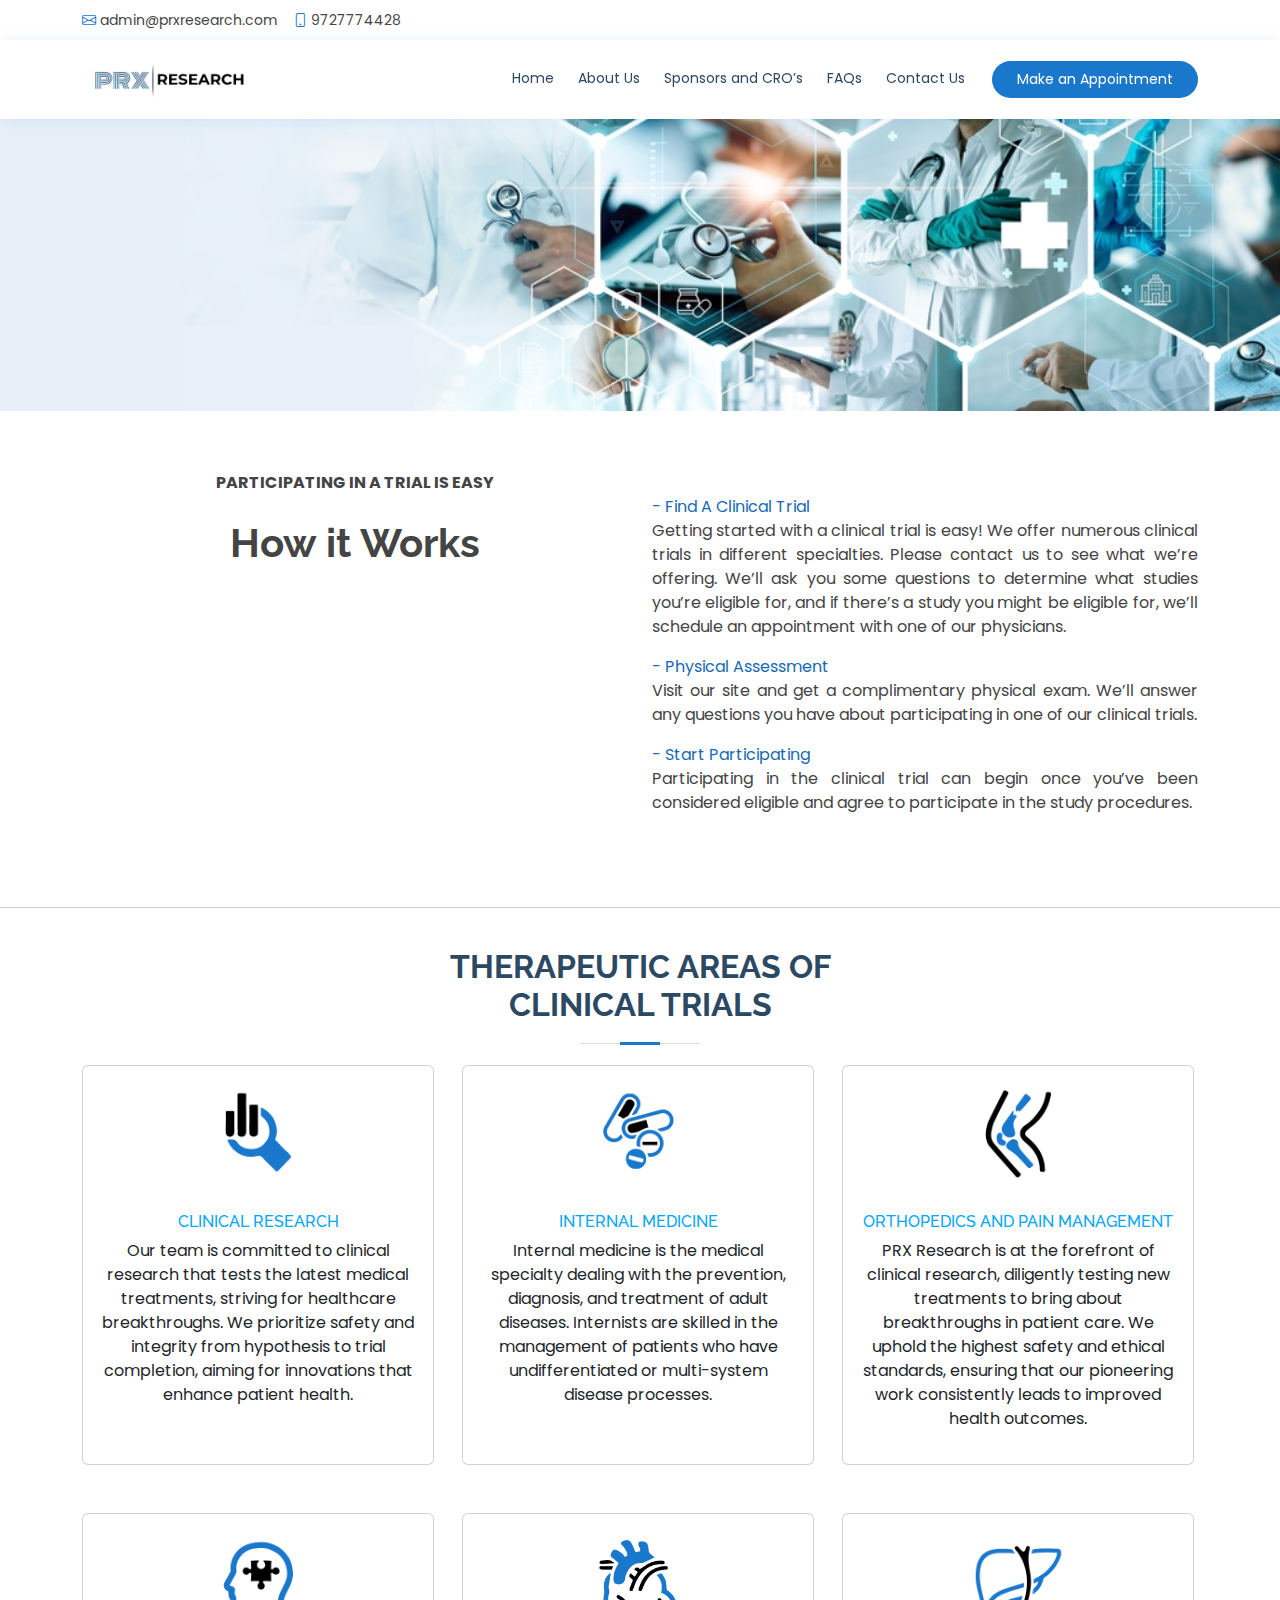
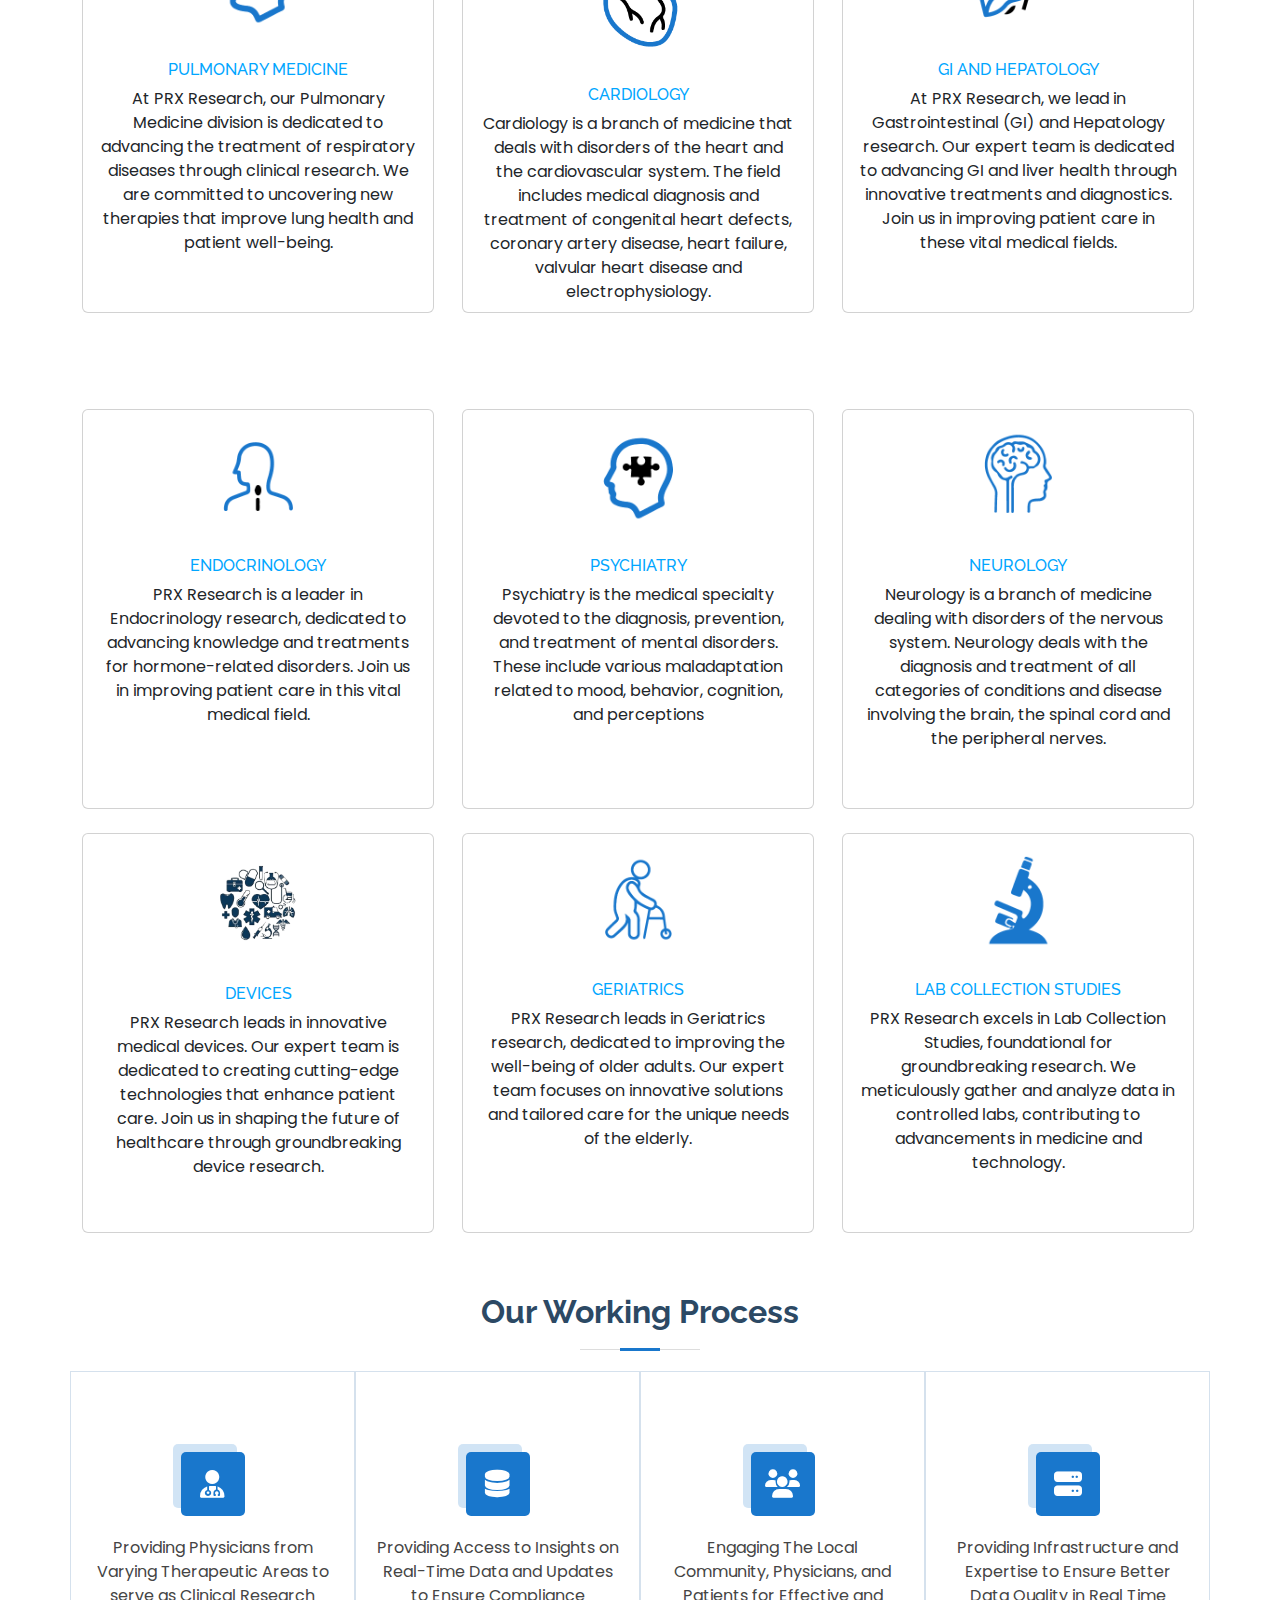
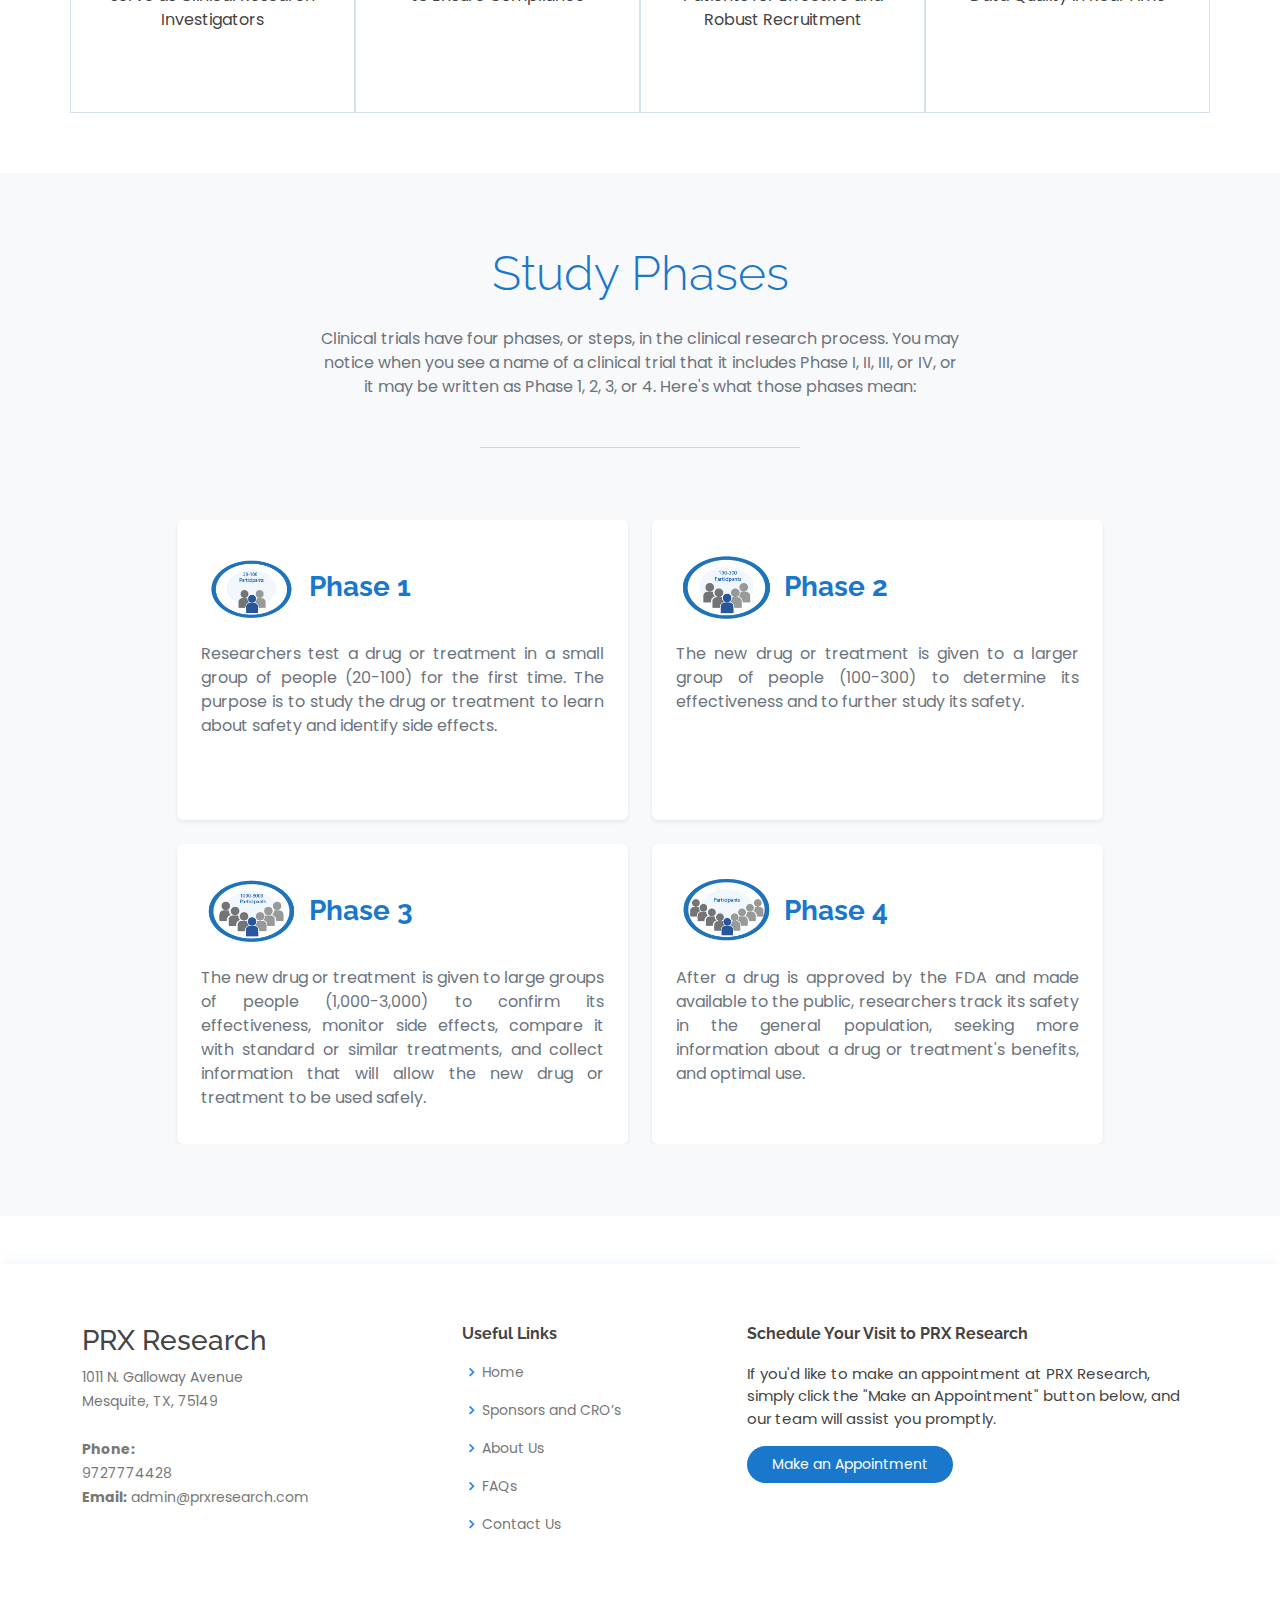
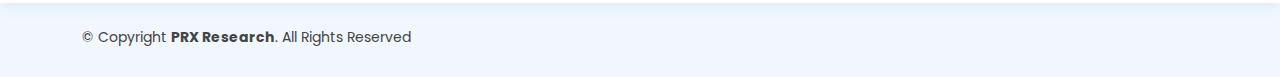
<file: sponsors.html>
<!DOCTYPE html>
<html lang="en">

<head>
  <meta charset="utf-8">
  <meta content="width=device-width, initial-scale=1.0" name="viewport">

  <title>PRX Research</title>
  <meta content="" name="description">
  <meta content="" name="keywords">

  <!-- Favicons -->
  <link href="assets/img/fav.jpg" rel="icon">
  <link href="assets/img/fav.jpg" rel="apple-touch-icon">

  <!-- Google Fonts -->
  <link
    href="https://fonts.googleapis.com/css?family=Open+Sans:300,300i,400,400i,600,600i,700,700i|Raleway:300,300i,400,400i,500,500i,600,600i,700,700i|Poppins:300,300i,400,400i,500,500i,600,600i,700,700i"
    rel="stylesheet">

  <!-- Vendor CSS Files -->
  <link href="assets/vendor/fontawesome-free/css/all.min.css" rel="stylesheet">
  <link href="assets/vendor/animate.css/animate.min.css" rel="stylesheet">
  <link href="assets/vendor/bootstrap/css/bootstrap.min.css" rel="stylesheet">
  <link href="assets/vendor/bootstrap-icons/bootstrap-icons.css" rel="stylesheet">
  <link href="assets/vendor/boxicons/css/boxicons.min.css" rel="stylesheet">
  <link href="assets/vendor/glightbox/css/glightbox.min.css" rel="stylesheet">
  <link href="assets/vendor/remixicon/remixicon.css" rel="stylesheet">
  <link href="assets/vendor/swiper/swiper-bundle.min.css" rel="stylesheet">

  <!-- Template Main CSS File -->
  <link href="assets/css/style.css" rel="stylesheet">

  <style>
    CSS.g-6,
    .gx-6 {
      --bs-gutter-x: 4.5rem;
    }

    .g-6,
    .gy-6 {
      --bs-gutter-y: 4.5rem;
    }

    @media (min-width: 576px) {

      .g-sm-6,
      .gx-sm-6 {
        --bs-gutter-x: 4.5rem;
      }

      .g-sm-6,
      .gy-sm-6 {
        --bs-gutter-y: 4.5rem;
      }
    }

    @media (min-width: 768px) {

      .g-md-6,
      .gx-md-6 {
        --bs-gutter-x: 4.5rem;
      }

      .g-md-6,
      .gy-md-6 {
        --bs-gutter-y: 4.5rem;
      }
    }

    @media (min-width: 992px) {

      .g-lg-6,
      .gx-lg-6 {
        --bs-gutter-x: 4.5rem;
      }

      .g-lg-6,
      .gy-lg-6 {
        --bs-gutter-y: 4.5rem;
      }
    }

    @media (min-width: 1200px) {

      .g-xl-6,
      .gx-xl-6 {
        --bs-gutter-x: 4.5rem;
      }

      .g-xl-6,
      .gy-xl-6 {
        --bs-gutter-y: 4.5rem;
      }
    }

    @media (min-width: 1400px) {

      .g-xxl-6,
      .gx-xxl-6 {
        --bs-gutter-x: 4.5rem;
      }

      .g-xxl-6,
      .gy-xxl-6 {
        --bs-gutter-y: 4.5rem;
      }
    }

    .mb-6 {
      margin-bottom: 4.5rem !important;
    }

    .py-6 {
      padding-top: 4.5rem !important;
      padding-bottom: 4.5rem !important;
    }

    .w-65 {
      width: 65% !important;
    }

    .w-85 {
      width: 85% !important;
    }

    .w-95 {
      width: 95% !important;
    }

    @media (min-width: 576px) {
      .mb-sm-6 {
        margin-bottom: 4.5rem !important;
      }

      .py-sm-6 {
        padding-top: 4.5rem !important;
        padding-bottom: 4.5rem !important;
      }
    }

    @media (min-width: 768px) {
      .mb-md-6 {
        margin-bottom: 4.5rem !important;
      }

      .py-md-6 {
        padding-top: 4.5rem !important;
        padding-bottom: 4.5rem !important;
      }
    }

    @media (min-width: 992px) {
      .mb-lg-6 {
        margin-bottom: 4.5rem !important;
      }

      .py-lg-6 {
        padding-top: 4.5rem !important;
        padding-bottom: 4.5rem !important;
      }
    }

    @media (min-width: 1200px) {
      .mb-xl-6 {
        margin-bottom: 4.5rem !important;
      }

      .py-xl-6 {
        padding-top: 4.5rem !important;
        padding-bottom: 4.5rem !important;
      }
    }

    @media (min-width: 1400px) {
      .mb-xxl-6 {
        margin-bottom: 4.5rem !important;
      }

      .py-xxl-6 {
        padding-top: 4.5rem !important;
        padding-bottom: 4.5rem !important;
      }
    }
  </style>
</head>

<body>

  <!-- ======= Top Bar ======= -->
  <div id="topbar" class="d-flex align-items-center fixed-top">
    <div class="container d-flex justify-content-between">
      <div class="contact-info d-flex align-items-center">
        <i class="bi bi-envelope"></i> <a href="mailto:admin@prxresearch.com">admin@prxresearch.com</a>
        <i class="bi bi-phone"></i> 9727774428
      </div>
      <!-- <div class="d-none d-lg-flex social-links align-items-center">
                <a href="#" class="twitter"><i class="bi bi-twitter"></i></a>
                <a href="#" class="facebook"><i class="bi bi-facebook"></i></a>
                <a href="#" class="instagram"><i class="bi bi-instagram"></i></a>
                <a href="#" class="linkedin"><i class="bi bi-linkedin"></i></i></a>
            </div> -->
    </div>
  </div>

  <!-- ======= Header ======= -->
  <!-- ======= Header ======= -->
  <header id="header" class="fixed-top">
    <div class="container d-flex align-items-center">

      <h1 class="logo "><a href="index.html"></a></h1>
      <!-- Uncomment below if you prefer to use an image logo -->
      <a href="index.html" class="logo "><img src="assets/img/prx-research-logo.webp" width="100%" alt=""
          class="img-fluid"></a>

      <nav id="navbar" class="navbar nav ms-auto order-last order-lg-0">
        <ul>
          <li><a class="nav-link scrollto active" href="index.html">Home</a></li>

          <li><a class="nav-link scrollto" href="about.html">About Us</a></li>
          <li><a class="nav-link scrollto" href="sponsors.html">Sponsors and CRO’s</a></li>

          <li><a class="nav-link scrollto" href="faq.html">FAQs</a></li>

          <li><a class="nav-link scrollto" href="contact.html">Contact Us</a></li>
        </ul>
        <i class="bi bi-list mobile-nav-toggle"></i>
      </nav><!-- .navbar -->

      <a href="mailto:admin@prxresearch.com" class="appointment-btn scrollto"><span class="d-none d-md-inline">Make
          an</span>
        Appointment</a>

    </div>
  </header>
  <img src="assets/img/aboutbg.jpeg" id="down3" width="100%" alt="">




  <br>
  <!-- ======= Features Section ======= -->
  <section id="features" class="features">
    <div class="container" data-aos="fade-up">

      <div class="row">

        <div class="col-lg-6 order-2 order-lg-1" data-aos="fade-right">
          <center>

            <b class="mt-5">PARTICIPATING IN A TRIAL
              IS EASY</b>


            <br><br>
            <h1><b>How it Works</b></h1>
          </center>
        </div>



        <div class="col-lg-6 order-2 order-lg-1" data-aos="fade-right">
          <br>
          <div class="clr" style="color: #166AB5;">
            - Find A Clinical Trial
          </div>
<p id="textt4">
          Getting started with a clinical trial is easy! We offer numerous clinical trials in different specialties.
          Please contact us to see what we’re offering. We’ll ask you some questions to determine what studies you’re
          eligible for, and if there’s a study you might be eligible for, we’ll schedule an appointment with one of our
          physicians.</p>
         
          <div class="clr" style="color: #166AB5;">
            - Physical Assessment</div>
<p id="textt4">
          Visit our site and get a complimentary physical exam. We’ll answer any questions you have about
          participating in one of our clinical trials.</p>
        
          <div class="clr" style="color: #166AB5;">
            - Start Participating</div>
<p id="textt4">
          Participating in the clinical trial can begin once you’ve been considered eligible and agree to
          participate in the study procedures.</p>
        </div>


      </div>

    </div>
  </section>
  <!-- End Features Section -->
  <hr>



  
  <br>
  <div class="section-title">
    <h2>THERAPEUTIC AREAS OF <br>
      CLINICAL TRIALS

    </h2>

  </div>

  <div class="container">
    <div class="row">


      <div class="col-lg-4">
        <div class="card" id="card123" style="width: 22rem;  ">
          <img src="assets/img/cc.png" id="imgsm" class="card-img-top" alt="...">
          <div class="card-body">
            <p class="card-text">
              <center>
                <h6 style="color: #01A6FF;">CLINICAL RESEARCH </h6>
                <p>
                Our team is committed to clinical research that tests the latest medical treatments, striving for
                healthcare breakthroughs. We prioritize safety and integrity from hypothesis to trial completion, aiming
                for innovations that enhance patient health.
              </p>



            </p>
            </center>
          </div>
        </div>
      </div>



      <div class="col-lg-4">
        <div class="card"id="card123" style="width: 22rem;  ">
          <img src="assets/img/ii.png" id="imgsm" class="card-img-top" alt="...">
          <div class="card-body">
            <p class="card-text">
              <center>
                <h6 style="color: #01A6FF;">INTERNAL MEDICINE </h6>Internal medicine is the medical
                specialty dealing with the prevention, diagnosis, and treatment of adult diseases.
                Internists are skilled in the management of patients who have undifferentiated or
                multi-system disease processes. 
            </p>
            </center>
          </div>
        </div>
      </div>



      <div class="col-lg-4">
        <div class="card" id="card123" style="width: 22rem;  ">
          <img src="assets/img/o.png" id="imgsm" class="card-img-top" alt="...">
          <div class="card-body">
            <p class="card-text">
              <center>
                <h6 style="color: #01A6FF;">ORTHOPEDICS AND PAIN MANAGEMENT </h6>
                PRX Research is at the forefront of clinical research, diligently testing new treatments to bring about
                breakthroughs in patient care. We uphold the highest safety and ethical standards, ensuring that our
                pioneering work consistently leads to improved health outcomes.
            </p>
            </center>
          </div>
        </div>
      </div>






    </div>

  </div>
  <br><br>
  <div class="container">
    <div class="row">


      <div class="col-lg-4">
        <div class="card" id="card123" style="width: 22rem;  ">
          <img src="assets/img/pp.png" id="imgsm" class="card-img-top" alt="...">
          <div class="card-body">
            <p class="card-text">
              <center>
                <h6 style="color: #01A6FF;">PULMONARY MEDICINE </h6>
                At PRX Research, our Pulmonary Medicine division is dedicated to advancing the treatment of respiratory
                diseases through clinical research. We are committed to uncovering new therapies that improve lung
                health and patient well-being.


            </p>
            </center>
          </div>
        </div>
      </div>




      <div class="col-lg-4">
        <div class="card" id="card123" style="width: 22rem;">
          <img src="assets/img/heart.png" id="imgsm" class="card-img-top" alt="...">
          <div class="card-body">
            <p class="card-text">
              <center>
                <h6 style="color: #01A6FF;">CARDIOLOGY </h6> Cardiology is a branch of medicine that deals with
                disorders of the heart and the cardiovascular system. The field includes medical diagnosis and treatment
                of congenital heart defects, coronary artery disease, heart failure, valvular heart disease and
                electrophysiology.
            </p>
            </center>
          </div>
        </div>
      </div>


      <div class="col-lg-4">
        <div class="card" id="card123" style="width: 22rem;">
          <img src="assets/img/gi.png" id="imgsm" class="card-img-top" alt="...">
          <div class="card-body">
            <p class="card-text">
              <center>
                <h6 style="color: #01A6FF;">GI AND HEPATOLOGY </h6>
                At PRX Research, we lead in Gastrointestinal (GI) and Hepatology research. Our expert team is dedicated
                to advancing GI and liver health through innovative treatments and diagnostics. Join us in improving
                patient care in these vital medical fields.
            </p>
            </center>
          </div>
        </div>
      </div>





    </div>

  </div>

  <br><br>




  <br><br>
  <div class="container">
    <div class="row">


      <div class="col-lg-4">
        <div class="card" id="card123" style="width: 22rem;">
          <img src="assets/img/en.png" id="imgsm" class="card-img-top" alt="...">
          <div class="card-body">
            <p class="card-text">
              <center>
                <h6 style="color: #01A6FF;">ENDOCRINOLOGY
                </h6>
                <p>PRX Research is a leader in Endocrinology research, dedicated to advancing knowledge and treatments
                  for hormone-related disorders. Join us in improving patient care in this vital medical field. </p>
              </center>
          </div>
        </div>
      </div>

      <div class="col-lg-4">
        <div class="card" id="card123" style="width: 22rem;  ">
          <img src="assets/img/pp.png" id="imgsm" class="card-img-top" alt="...">
          <div class="card-body">
            <p class="card-text">
              <center>
                <h6 style="color: #01A6FF;">PSYCHIATRY
                </h6>Psychiatry is the medical specialty devoted to the diagnosis, prevention, and treatment of mental
                disorders. These include various maladaptation related to mood, behavior, cognition, and perceptions
            </p>
            </center>
          </div>
        </div>
      </div>



      <div class="col-lg-4">
        <div class="card" id="card123" style="width: 22rem;">
          <img src="assets/img/nn.png" id="imgsm" class="card-img-top" alt="...">
          <div class="card-body">
            <p class="card-text">
              <center>
                <h6 style="color: #01A6FF;">NEUROLOGY </h6> Neurology is a branch of medicine dealing with disorders of
                the nervous system. Neurology deals with the diagnosis and treatment of all categories of conditions and
                disease involving the brain, the spinal cord and the peripheral nerves. 
            </p>
            </center>
          </div>
        </div>
      </div>







    </div>

  </div>
  </div>


  <br>
  <div class="container">
    <div class="row">


      <div class="col-lg-4">
        <div class="card" id="card123" style="width: 22rem;  ">
          <img src="assets/img/023.png"  id="imgsm1" class="card-img-top" alt="...">
          <div class="card-body">
            <p class="card-text">
              <center>
                <h6 style="color: #01A6FF;">DEVICES </h6>
                PRX Research leads in innovative medical devices. Our expert team is dedicated to creating cutting-edge
                technologies that enhance patient care. Join us in shaping the future of healthcare through
                groundbreaking device research.


            </p>
            </center>
          </div>
        </div>
      </div>


      <div class="col-lg-4">
        <div class="card" id="card123" style="width: 22rem;">
          <img src="assets/img/geriiii.png" id="imgsm" class="card-img-top" alt="...">
          <div class="card-body">
            <p class="card-text">
              <center>
                <h6 style="color: #01A6FF;">GERIATRICS </h6>
                PRX Research leads in Geriatrics research, dedicated to improving the well-being of older adults. Our expert team focuses on innovative solutions and tailored care for the unique needs of the elderly.
            </p>
            </center>
          </div>
        </div>
      </div>


      <div class="col-lg-4">
        <div class="card" id="card123" style="width: 22rem;">
          <img src="assets/img/ll.png" id="imgsm" class="card-img-top" alt="...">
          <div class="card-body">
            <p class="card-text">
              <center>
                <h6 style="color: #01A6FF;">LAB COLLECTION STUDIES </h6> PRX Research excels in Lab Collection Studies, foundational for groundbreaking research. We meticulously gather and analyze data in controlled labs, contributing to advancements in medicine and technology.
            </p>
            </center>
          </div>
        </div>
      </div>








    </div>

  </div>

  <!-- ======= Services Section ======= -->
  <section id="services" class="services services">
    <div class="container" data-aos="fade-up">

      <div class="section-title">
        <h2>Our Working Process</h2>

      </div>

      <div class="row">
        <div class="col-lg-3 col-md-6 icon-box" data-aos="zoom-in" data-aos-delay="100">
          <div class="icon"><i class="fas fa-user-md"></i></div>

          <p class="description">Providing Physicians
            from Varying Therapeutic
            Areas to serve as Clinical
            Research Investigators</p>
        </div>
        <div class="col-lg-3 col-md-6 icon-box" data-aos="zoom-in" data-aos-delay="200">
          <div class="icon"><i class="fas fa-database"></i></div>

          <p class="description">Providing Access to
            Insights on Real-Time
            Data and Updates to
            Ensure Compliance</p>
        </div>
        <div class="col-lg-3 col-md-6 icon-box" data-aos="zoom-in" data-aos-delay="300">
          <div class="icon"><i class="fas fa-users"></i></div>

          <p class="description">Engaging The Local
            Community, Physicians,
            and Patients for Effective
            and Robust Recruitment</p>
        </div>
        <div class="col-lg-3 col-md-6 icon-box" data-aos="zoom-in" data-aos-delay="100">
          <div class="icon"><i class="fas fa-server"></i></div>

          <p class="description">Providing Infrastructure
            and Expertise to Ensure
            Better Data Quality in
            Real Time</p>
        </div>


      </div>
  </section><!-- End Services Section -->




  <!--  -->
  <section class="bg-light py-5 py-xl-6">
    <div class="container mb-5 mb-md-6">
      <div class="row justify-content-md-center">
        <div class="col-12 col-md-10 col-lg-8 col-xl-7 col-xxl-6 text-center">
          <h2 class="mb-4 display-5" style="color: #1977CC;">Study Phases</h2>
          <p class="text-secondary mb-4 mb-md-5">Clinical trials have four phases, or steps, in the clinical research
            process. You may notice when you see a name of a clinical trial that it includes Phase I, II, III, or IV, or
            it may be written as Phase 1, 2, 3, or 4. Here's what those phases mean:</p>
          <hr class="w-50 mx-auto mb-0 text-secondary">
        </div>
      </div>
    </div>
    <div class="container overflow-hidden">
      <div class="row justify-content-xl-center gy-3 gy-sm-4">
        <div class="col-12 col-sm-6 col-xl-5">
          
          <div class="bg-white rounded shadow-sm p-3 p-md-4 p-xxl-5" id="box45">
            
            <h3 class="fw-bold mb-2" style="color: #1977CC;"><img src="assets/img/p1.png" width="25%" alt="">      Phase 1</h3>
            
            <p class="text-secondary mb-4" id="textt4">Researchers test a drug or treatment in a small group of people (20-100) for
              the first time. The purpose is to study the drug or treatment to learn about safety and identify side
              effects. </p>

          </div>
        </div>
        <div class="col-12 col-sm-6 col-xl-5">
          <div class="bg-white rounded shadow-sm p-3 p-md-4 p-xxl-5" id="box45">
            <h3 class="fw-bold mb-2" style="color: #1977CC;">  <img src="assets/img/p2.png" width="25%" alt=""> Phase 2
            </h3>
            <p class="text-secondary  mb-4" id="textt4">The new drug or treatment is given to a larger group of people (100-300) to
              determine its effectiveness and to further study its safety. <br><br>

            </p>

          </div>
        </div>
        <div class="col-12 col-sm-6 col-xl-5">
          <div class="bg-white rounded shadow-sm p-3 p-md-4 p-xxl-5" id="box45">
            <h3 class="fw-bold mb-2" style="color: #1977CC;"> <img src="assets/img/p3.png" width="25%" alt="">   Phase 3</h3>
            <p class="text-secondary  mb-4" id="textt4">The new drug or treatment is given to large groups of people (1,000-3,000)
              to confirm its effectiveness, monitor side effects, compare it with standard or similar treatments, and
              collect information that will allow the new drug or treatment to be used safely. </p>

          </div>
        </div>
        <div class="col-12 col-sm-6 col-xl-5">
          <div class="bg-white rounded shadow-sm p-3 p-md-4 p-xxl-5" id="box45">
            <h3 class="fw-bold mb-2" style="color: #1977CC;"> <img src="assets/img/p4.png" width="25%" alt="">  Phase 4</h3>
            <p class="text-secondary  mb-4" id="textt4">After a drug is approved by the FDA and made available to the public,
              researchers track its safety in the general population, seeking more information about a drug or
              treatment's benefits, and optimal use.</p>

          </div>
        </div>
      </div>
  </section>

 
  <br><br>

  <!-- ======= Footer ======= -->
  <footer id="footer">

    <div class="footer-top">
      <div class="container">
        <div class="row">

          <div class="col-lg-4 col-md-6 footer-contact">
            <h3>PRX Research</h3>
            <p>
              1011 N. Galloway Avenue <br>
              Mesquite, TX, 75149 <br><br>
              <strong>Phone:</strong><br> 9727774428<br>
              <strong>Email:</strong> admin@prxresearch.com<br>
            </p>
          </div>

          <div class="col-lg-3 col-md-6 footer-links">
            <h4>Useful Links</h4>
            <ul>
              <li><i class="bx bx-chevron-right"></i> <a href="index.html">Home</a></li>
              <li><i class="bx bx-chevron-right"></i> <a href="sponsors.html">Sponsors and CRO’s</a></li>
              <li><i class="bx bx-chevron-right"></i> <a href="about.html">About Us</a></li>
              <li><i class="bx bx-chevron-right"></i> <a href="faq.html">FAQs</a></li>
              <li><i class="bx bx-chevron-right"></i> <a href="contact.html">Contact Us</a></li>
            </ul>
          </div>

          <!-- <div class="col-lg-3 col-md-6 footer-links">
            <h4></h4>
            <ul>
             
            </ul>
          </div> -->

          <div class="col-lg-5 col-md-6 footer-newsletter">
            <h4>Schedule Your Visit to PRX Research</h4>
            <p>If you'd like to make an appointment at PRX Research, simply click the "Make an Appointment" button
              below, and our team will assist you promptly.

            </p>


            <a href="mailto:admin@prxresearch.com" class="appointment-btn1 scrollto"><span
                class="d-none d-md-inline">Make an</span>
              Appointment</a>
          </div>

        </div>
      </div>
    </div>

    <div class="container d-md-flex py-4">

      <div class="me-md-auto text-center text-md-start">
        <div class="copyright">
          &copy; Copyright <strong><span>PRX Research</span></strong>. All Rights Reserved
        </div>
        <div class="credits">
          <!-- All the links in the footer should remain intact. -->
          <!-- You can delete the links only if you purchased the pro version. -->
          <!-- Licensing information: https://bootstrapmade.com/license/ -->
          <!-- Purchase the pro version with working PHP/AJAX contact form: https://bootstrapmade.com/PRX Research-free-medical-bootstrap-theme/ -->

        </div>
      </div>

    </div>
  </footer><!-- End Footer -->


  <div id="preloader1"></div>
  <a href="#" class="back-to-top d-flex align-items-center justify-content-center"><i
      class="bi bi-arrow-up-short"></i></a>

  <!-- Vendor JS Files -->
  <script src="assets/vendor/purecounter/purecounter_vanilla.js"></script>
  <script src="assets/vendor/bootstrap/js/bootstrap.bundle.min.js"></script>
  <script src="assets/vendor/glightbox/js/glightbox.min.js"></script>
  <script src="assets/vendor/swiper/swiper-bundle.min.js"></script>
  <script src="assets/vendor/php-email-form/validate.js"></script>

  <!-- Template Main JS File -->
  <script src="assets/js/main.js"></script>

</body>

</html>
</file>
<file: assets/css/style.css>
@import url('https://fonts.googleapis.com/css2?family=Montserrat:wght@800&family=Poppins:wght@200&display=swap');
body {
  font-family: 'Poppins',"Open Sans", sans-serif;
  color: #444444;
}

a {
  color: #1977cc;
  text-decoration: none;
}

a:hover {
  color: #3291e6;
  text-decoration: none;
}

h1,
h2,
h3,
h4,
h5,
h6 {
  font-family: "Raleway", sans-serif;
}

/*--------------------------------------------------------------
# Preloader
--------------------------------------------------------------*/
#preloader {
  position: fixed;
  top: 0;
  left: 0;
  right: 0;
  bottom: 0;
  z-index: 9999;
  overflow: hidden;
  background: #fff;
}

#preloader:before {
  content: "";
  position: fixed;
  top: calc(50% - 30px);
  left: calc(50% - 30px);
  border: 6px solid #1977cc;
  border-top-color: #d1e6f9;
  border-radius: 50%;
  width: 60px;
  height: 60px;
  animation: animate-preloader 1s linear infinite;
}

@keyframes animate-preloader {
  0% {
    transform: rotate(0deg);
  }

  100% {
    transform: rotate(360deg);
  }
}

/*--------------------------------------------------------------
# Back to top button
--------------------------------------------------------------*/
.back-to-top {
  position: fixed;
  visibility: hidden;
  opacity: 0;
  right: 15px;
  bottom: 15px;
  z-index: 996;
  background: #1977cc;
  width: 40px;
  height: 40px;
  border-radius: 4px;
  transition: all 0.4s;
}

.back-to-top i {
  font-size: 28px;
  color: #fff;
  line-height: 0;
}

.back-to-top:hover {
  background: #298ce5;
  color: #fff;
}

.back-to-top.active {
  visibility: visible;
  opacity: 1;
}

.datepicker-dropdown {
  padding: 20px !important;
}

/*--------------------------------------------------------------
# Top Bar
--------------------------------------------------------------*/
#topbar {
  background: #fff;
  height: 40px;
  font-size: 14px;
  transition: all 0.5s;
  z-index: 996;
}

#topbar.topbar-scrolled {
  top: -40px;
}

#topbar .contact-info a {
  line-height: 1;
  color: #444444;
  transition: 0.3s;
}

#topbar .contact-info a:hover {
  color: #1977cc;
}

#topbar .contact-info i {
  color: #1977cc;
  padding-right: 4px;
  margin-left: 15px;
  line-height: 0;
}

#topbar .contact-info i:first-child {
  margin-left: 0;
}

#topbar .social-links a {
  color: #437099;
  padding-left: 15px;
  display: inline-block;
  line-height: 1px;
  transition: 0.3s;
}

#topbar .social-links a:hover {
  color: #1977cc;
}

#topbar .social-links a:first-child {
  border-left: 0;
}

/*--------------------------------------------------------------
# Header
--------------------------------------------------------------*/
#header {
  background: #fff;
  transition: all 0.5s;
  z-index: 997;
  padding: 15px 0;
  top: 40px;
  box-shadow: 0px 2px 15px rgba(25, 119, 204, 0.1);
}

#header.header-scrolled {
  top: 0;
}

#header .logo {
  font-size: 30px;
  margin: 0;
  padding: 0;
  line-height: 1;
  font-weight: 700;
  letter-spacing: 0.5px;
  font-family: "Poppins", sans-serif;
}

#header .logo a {
  color: #2c4964;
}

#header .logo img {
  max-height: 40px;
}

/**
* Appointment Button *
*/
.appointment-btn {
  margin-left: 25px;
  background: #1977cc;
  color: #fff;
  border-radius: 50px;
  padding: 8px 25px;
  white-space: nowrap;
  transition: 0.3s;
  font-size: 14px;
  display: inline-block;
}

.appointment-btn:hover {
  background: #166ab5;
  color: #fff;
}

@media (max-width: 768px) {
  .appointment-btn {
    margin: 0 15px 0 0;
    padding: 6px 18px;
    margin-left: 20%;
  }
}

/*--------------------------------------------------------------
# Navigation Menu
--------------------------------------------------------------*/
/**
* Desktop Navigation 
*/
.navbar {
  padding: 0;
}

.navbar ul {
  margin: 0;
  padding: 0;
  display: flex;
  list-style: none;
  align-items: center;
}

.navbar li {
  position: relative;
}

.navbar>ul>li {
  position: relative;
  white-space: nowrap;
  padding: 8px 0 8px 20px;
}

.navbar a,
.navbar a:focus {
  display: flex;
  align-items: center;
  justify-content: space-between;
  font-size: 14px;
  color: #2c4964;
  white-space: nowrap;
  transition: 0.3s;
  border-bottom: 2px solid #fff;
  padding: 5px 2px;
}

.navbar a i,
.navbar a:focus i {
  font-size: 12px;
  line-height: 0;
  margin-left: 5px;
}

.navbar a:hover,

.navbar li:hover>a {
  color: #1977cc;
  border-color: #1977cc;
}

.navbar .dropdown ul {
  display: block;
  position: absolute;
  left: 20px;
  top: calc(100% + 30px);
  margin: 0;
  padding: 10px 0;
  z-index: 99;
  opacity: 0;
  visibility: hidden;
  background: #fff;
  box-shadow: 0px 0px 30px rgba(127, 137, 161, 0.25);
  transition: 0.3s;
}

.navbar .dropdown ul li {
  min-width: 200px;
}

.navbar .dropdown ul a {
  padding: 10px 20px;
  font-size: 14px;
  font-weight: 500;
  text-transform: none;
  color: #082744;
  border: none;
}

.navbar .dropdown ul a i {
  font-size: 12px;
}

.navbar .dropdown ul a:hover,
.navbar .dropdown ul .active:hover,
.navbar .dropdown ul li:hover>a {
  color: #1977cc;
}

.navbar .dropdown:hover>ul {
  opacity: 1;
  top: 100%;
  visibility: visible;
}

.navbar .dropdown .dropdown ul {
  top: 0;
  left: calc(100% - 30px);
  visibility: hidden;
}

.navbar .dropdown .dropdown:hover>ul {
  opacity: 1;
  top: 0;
  left: 100%;
  visibility: visible;
}

@media (max-width: 1366px) {
  .navbar .dropdown .dropdown ul {
    left: -90%;
  }

  .navbar .dropdown .dropdown:hover>ul {
    left: -100%;
  }
}

/**
* Mobile Navigation 
*/
.mobile-nav-toggle {
  color: #2c4964;
  font-size: 28px;
  cursor: pointer;
  display: none;
  line-height: 0;
  transition: 0.5s;
}

.mobile-nav-toggle.bi-x {
  color: #fff;
}

@media (max-width: 991px) {
  .mobile-nav-toggle {
    display: block;
  }

  .navbar ul {
    display: none;
  }
}

.navbar-mobile {
  position: fixed;
  overflow: hidden;
  top: 0;
  right: 0;
  left: 0;
  bottom: 0;
  background: rgba(28, 47, 65, 0.9);
  transition: 0.3s;
  z-index: 999;
}

.navbar-mobile .mobile-nav-toggle {
  position: absolute;
  top: 15px;
  right: 15px;
}

.navbar-mobile ul {
  display: block;
  position: absolute;
  top: 55px;
  right: 15px;
  bottom: 15px;
  left: 15px;
  padding: 10px 0;
  background-color: #fff;
  overflow-y: auto;
  transition: 0.3s;
}

.navbar-mobile>ul>li {
  padding: 0;
}

.navbar-mobile a,
.navbar-mobile a:focus {
  padding: 10px 20px;
  font-size: 15px;
  color: #2c4964;
  border: none;
}

.navbar-mobile a:hover,
.navbar-mobile .active,
.navbar-mobile li:hover>a {
  color: #1977cc;
}

.navbar-mobile .getstarted,
.navbar-mobile .getstarted:focus {
  margin: 15px;
}

.navbar-mobile .dropdown ul {
  position: static;
  display: none;
  margin: 10px 20px;
  padding: 10px 0;
  z-index: 99;
  opacity: 1;
  visibility: visible;
  background: #fff;
  box-shadow: 0px 0px 30px rgba(127, 137, 161, 0.25);
}

.navbar-mobile .dropdown ul li {
  min-width: 200px;
}

.navbar-mobile .dropdown ul a {
  padding: 10px 20px;
}

.navbar-mobile .dropdown ul a i {
  font-size: 12px;
}

.navbar-mobile .dropdown ul a:hover,
.navbar-mobile .dropdown ul .active:hover,
.navbar-mobile .dropdown ul li:hover>a {
  color: #1977cc;
}

.navbar-mobile .dropdown>.dropdown-active {
  display: block;
}

/*--------------------------------------------------------------
# Hero Section
--------------------------------------------------------------*/
#hero {
  width: 100%;
  height: 90vh;
  background: url("../img/domain.jpeg") top center;
  background-size: cover;
  margin-bottom: -200px;
}

#hero .container {
  position: relative;
}

#hero h1 {
  margin: 0;
  font-size: 48px;
  font-weight: 700;
  line-height: 56px;
  text-transform: uppercase;
  color: #2c4964;
}

#hero h2 {
  color: #2c4964;
  margin: 10px 0 0 0;
  font-size: 24px;
}

#hero .btn-get-started {
  font-family: 'Poppins',"Raleway", sans-serif;
 
  font-weight: 500;
  font-size: 14px;
  letter-spacing: 1px;
  display: inline-block;
  padding: 12px 35px;
  margin-top: 30px;
  border-radius: 50px;
  transition: 0.5s;
  color: #fff;
  background: #1977cc;
}

#hero .btn-get-started:hover {
  background: #3291e6;
}

@media (min-width: 1024px) {
  #hero {
    background-attachment: fixed;
  }
}

@media (max-width: 992px) {
  #hero {
    margin-bottom: 0;
    height: 100vh;
  }

  #hero .container {
    padding-bottom: 63px;
  }

  #hero h1 {
    font-size: 28px;
    line-height: 36px;
  }

  #hero h2 {
    font-size: 18px;
    line-height: 24px;
    margin-bottom: 30px;
  }
}

@media (max-height: 600px) {
  #hero {
    height: 110vh;
  }
}

/*--------------------------------------------------------------
# Sections General
--------------------------------------------------------------*/
section {
  padding: 60px 0;
  overflow: hidden;
}

.section-bg {
  background-color: #f1f7fd;
}

.section-title {
  text-align: center;

}

.section-title h2 {
  font-size: 32px;
  font-weight: bold;
  margin-bottom: 20px;
  padding-bottom: 20px;
  position: relative;
  color: #2c4964;
}

.section-title h2::before {
  content: "";
  position: absolute;
  display: block;
  width: 120px;
  height: 1px;
  background: #ddd;
  bottom: 1px;
  left: calc(50% - 60px);
}

.section-title h2::after {
  content: "";
  position: absolute;
  display: block;
  width: 40px;
  height: 3px;
  background: #1977cc;
  bottom: 0;
  left: calc(50% - 20px);
}

.section-title p {
  margin-bottom: 0;
}

/*--------------------------------------------------------------
# Breadcrumbs
--------------------------------------------------------------*/
.breadcrumbs {
  padding: 20px 0;
  background-color: #f1f7fd;
  min-height: 40px;
  margin-top: 120px;
}

@media (max-width: 992px) {
  .breadcrumbs {
    margin-top: 100px;
  }
}

.breadcrumbs h2 {
  font-size: 24px;
  font-weight: 300;
  margin: 0;
}

@media (max-width: 992px) {
  .breadcrumbs h2 {
    margin: 0 0 10px 0;
  }
}

.breadcrumbs ol {
  display: flex;
  flex-wrap: wrap;
  list-style: none;
  padding: 0;
  margin: 0;
  font-size: 14px;
}

.breadcrumbs ol li+li {
  padding-left: 10px;
}

.breadcrumbs ol li+li::before {
  display: inline-block;
  padding-right: 10px;
  color: #6c757d;
  content: "/";
}

@media (max-width: 768px) {
  .breadcrumbs .d-flex {
    display: block !important;
  }

  .breadcrumbs ol {
    display: block;
  }

  .breadcrumbs ol li {
    display: inline-block;
  }
}

/*--------------------------------------------------------------
# Why Us
--------------------------------------------------------------*/
.why-us .content {
  padding: 30px;
  background: #1977cc;
  border-radius: 4px;
  color: #fff;
}

.why-us .content h3 {
  font-weight: 700;
  font-size: 34px;
  margin-bottom: 30px;
}

.why-us .content p {
  margin-bottom: 30px;
}

.why-us .content .more-btn {
  display: inline-block;
  background: rgba(255, 255, 255, 0.2);
  padding: 6px 30px 8px 30px;
  color: #fff;
  border-radius: 50px;
  transition: all ease-in-out 0.4s;
}

.why-us .content .more-btn i {
  font-size: 14px;
}

.why-us .content .more-btn:hover {
  color: #1977cc;
  background: #fff;
}

.why-us .icon-boxes .icon-box {
  text-align: center;
  border-radius: 10px;
  background: #fff;
  box-shadow: 0px 2px 15px rgba(0, 0, 0, 0.1);
  padding: 40px 5px;
  width: 100%;
}

.why-us .icon-boxes .icon-box i {
  font-size: 40px;
  color: #1977cc;
  margin-bottom: 30px;
}

.why-us .icon-boxes .icon-box h4 {
  font-size: 20px;
  font-weight: 700;
  margin: 0 0 30px 0;
}

.why-us .icon-boxes .icon-box p {
  font-size: 15px;
  color: #848484;
  
}

/*--------------------------------------------------------------
# About
--------------------------------------------------------------*/
.about .icon-boxes h4 {
  font-size: 18px;
  color: #4b7dab;
  margin-bottom: 15px;
}

.about .icon-boxes h3 {
  font-size: 28px;
  font-weight: 700;
  color: #2c4964;
  margin-bottom: 15px;
}

.about .icon-box {
  margin-top: 40px;
}

.about .icon-box .icon {
  float: left;
  display: flex;
  align-items: center;
  justify-content: center;
  width: 34px;
  height: 34px;
  border: 2px solid #8dc2f1;
  border-radius: 50px;
  transition: 0.5s;
}

.about .icon-box .icon i {
  color: #1977cc;
  font-size: 32px;
}

.about .icon-box:hover .icon {
  background: #1977cc;
  border-color: #1977cc;
}

.about .icon-box:hover .icon i {
  color: #fff;
}

.about .icon-box .title {
  margin-left: 60px;
  font-weight: 700;
  margin-bottom: 10px;
  font-size: 18px;
}

.about .icon-box .title a {
  color: #343a40;
  transition: 0.3s;
}

.about .icon-box .title a:hover {
  color: #1977cc;
}

.about .icon-box .description {
  margin-left: 85px;
  line-height: 24px;

}

.about .video-box {
  background: url("../img/dr.jpeg") center center no-repeat;
background-size: cover;
  min-height: 500px;
}

.about .play-btn {
  width: 94px;
  height: 94px;
  background: radial-gradient(#1977cc 50%, rgba(25, 119, 204, 0.4) 52%);
  border-radius: 50%;
  display: block;
  position: absolute;
  left: calc(50% - 47px);
  top: calc(50% - 47px);
  overflow: hidden;
}

.about .play-btn::after {
  content: "";
  position: absolute;
  left: 50%;
  top: 50%;
  transform: translateX(-40%) translateY(-50%);
  width: 0;
  height: 0;
  border-top: 10px solid transparent;
  border-bottom: 10px solid transparent;
  border-left: 15px solid #fff;
  z-index: 100;
  transition: all 400ms cubic-bezier(0.55, 0.055, 0.675, 0.19);
}

.about .play-btn::before {
  content: "";
  position: absolute;
  width: 120px;
  height: 120px;
  animation-delay: 0s;
  animation: pulsate-btn 2s;
  animation-direction: forwards;
  animation-iteration-count: infinite;
  animation-timing-function: steps;
  opacity: 1;
  border-radius: 50%;
  border: 5px solid rgba(25, 119, 204, 0.7);
  top: -15%;
  left: -15%;
  background: rgba(198, 16, 0, 0);
}

.about .play-btn:hover::after {
  border-left: 15px solid #1977cc;
  transform: scale(20);
}

.about .play-btn:hover::before {
  content: "";
  position: absolute;
  left: 50%;
  top: 50%;
  transform: translateX(-40%) translateY(-50%);
  width: 0;
  height: 0;
  border: none;
  border-top: 10px solid transparent;
  border-bottom: 10px solid transparent;
  border-left: 15px solid #fff;
  z-index: 200;
  animation: none;
  border-radius: 0;
}

@keyframes pulsate-btn {
  0% {
    transform: scale(0.6, 0.6);
    opacity: 1;
  }

  100% {
    transform: scale(1, 1);
    opacity: 0;
  }
}

/*--------------------------------------------------------------
# Counts
--------------------------------------------------------------*/
.counts {
  background: #f1f7fd;
  padding: 70px 0 60px;
}

.counts .count-box {
  padding: 30px 30px 25px 30px;
  width: 100%;
  position: relative;
  text-align: center;
  background: #fff;
}

.counts .count-box i {
  position: absolute;
  top: -25px;
  left: 50%;
  transform: translateX(-50%);
  font-size: 20px;
  background: #1977cc;
  color: #fff;
  border-radius: 50px;
  display: inline-flex;
  align-items: center;
  justify-content: center;
  width: 48px;
  height: 48px;
}

.counts .count-box span {
  font-size: 36px;
  display: block;
  font-weight: 600;
  color: #082744;
}

.counts .count-box p {
  padding: 0;
  margin: 0;
  font-family: 'Poppins',"Raleway", sans-serif;
  font-size: 14px;
}

/*--------------------------------------------------------------
# Services
--------------------------------------------------------------*/
.services .icon-box {
  text-align: center;
  border: 1px solid #d5e1ed;
  padding: 80px 20px;
  transition: all ease-in-out 0.3s;
}

.services .icon-box .icon {
  margin: 0 auto;
  width: 64px;
  height: 64px;
  background: #1977cc;
  border-radius: 5px;
  transition: all 0.3s ease-out 0s;
  display: flex;
  align-items: center;
  justify-content: center;
  margin-bottom: 20px;
  transform-style: preserve-3d;
  position: relative;
  z-index: 2;
}

.services .icon-box .icon i {
  color: #fff;
  font-size: 28px;
  transition: ease-in-out 0.3s;
}

.services .icon-box .icon::before {
  position: absolute;
  content: "";
  left: -8px;
  top: -8px;
  height: 100%;
  width: 100%;
  background: rgba(25, 119, 204, 0.2);
  border-radius: 5px;
  transition: all 0.3s ease-out 0s;
  transform: translateZ(-1px);
  z-index: -1;
}

.services .icon-box h4 {
  font-weight: 700;
  margin-bottom: 15px;
  font-size: 24px;
}

.services .icon-box h4 a {
  color: #2c4964;
}

.services .icon-box p {
  line-height: 24px;
  font-size: 16px;
  margin-bottom: 0;
}

.services .icon-box:hover {
  background: #1977cc;
  border-color: #1977cc;
}

.services .icon-box:hover .icon {
  background: #fff;
}

.services .icon-box:hover .icon i {
  color: #1977cc;
}

.services .icon-box:hover .icon::before {
  background: rgba(255, 255, 255, 0.3);
}

.services .icon-box:hover h4 a,
.services .icon-box:hover p {
  color: #fff;
}

/*--------------------------------------------------------------
# Appointments
--------------------------------------------------------------*/
.appointment .php-email-form {
  width: 100%;
}

.appointment .php-email-form .form-group {
  padding-bottom: 8px;
}

.appointment .php-email-form .validate {
  display: none;
  color: red;
  margin: 0 0 15px 0;
  font-weight: 400;
  font-size: 13px;
}

.appointment .php-email-form .error-message {
  display: none;
  color: #fff;
  background: #ed3c0d;
  text-align: left;
  padding: 15px;
  font-weight: 600;
}

.appointment .php-email-form .error-message br+br {
  margin-top: 25px;
}

.appointment .php-email-form .sent-message {
  display: none;
  color: #fff;
  background: #18d26e;
  text-align: center;
  padding: 15px;
  font-weight: 600;
}

.appointment .php-email-form .loading {
  display: none;
  background: #fff;
  text-align: center;
  padding: 15px;
}

.appointment .php-email-form .loading:before {
  content: "";
  display: inline-block;
  border-radius: 50%;
  width: 24px;
  height: 24px;
  margin: 0 10px -6px 0;
  border: 3px solid #18d26e;
  border-top-color: #eee;
  animation: animate-loading 1s linear infinite;
}

.appointment .php-email-form input,
.appointment .php-email-form textarea,
.appointment .php-email-form select {
  border-radius: 0;
  box-shadow: none;
  font-size: 14px;
  padding: 10px !important;
}

.appointment .php-email-form input:focus,
.appointment .php-email-form textarea:focus,
.appointment .php-email-form select:focus {
  border-color: #1977cc;
}

.appointment .php-email-form input,
.appointment .php-email-form select {
  height: 44px;
}

.appointment .php-email-form textarea {
  padding: 10px 12px;
}

.appointment .php-email-form button[type=submit] {
  background: #1977cc;
  border: 0;
  padding: 10px 35px;
  color: #fff;
  transition: 0.4s;
  border-radius: 50px;
}

.appointment .php-email-form button[type=submit]:hover {
  background: #1c84e3;
}

/*--------------------------------------------------------------
# Departments
--------------------------------------------------------------*/
.departments {
  overflow: hidden;
}

.departments .nav-tabs {
  border: 0;
}

.departments .nav-link {
  border: 0;
  padding: 12px 15px 12px 0;
  transition: 0.3s;
  color: #2c4964;
  border-radius: 0;
  border-right: 2px solid #ebf1f6;
  font-weight: 600;
  font-size: 15px;
}

.departments .nav-link:hover {
  color: #1977cc;
}

.departments .nav-link.active {
  color: #1977cc;
  border-color: #1977cc;
}

.departments .tab-pane.active {
  animation: fadeIn 0.5s ease-out;
}

.departments .details h3 {
  font-size: 26px;
  font-weight: 600;
  margin-bottom: 20px;
  color: #2c4964;
}

.departments .details p {
  color: #777777;
}

.departments .details p:last-child {
  margin-bottom: 0;
}

@media (max-width: 992px) {
  .departments .nav-link {
    border: 0;
    padding: 15px;
  }

  .departments .nav-link.active {
    color: #fff;
    background: #1977cc;
  }
}

/*--------------------------------------------------------------
# Doctors
--------------------------------------------------------------*/
.doctors {
  background: #fff;
}

.doctors .member {
  position: relative;
  box-shadow: 0px 2px 15px rgba(44, 73, 100, 0.08);
  padding: 30px;
  border-radius: 10px;
}

.doctors .member .pic {
  overflow: hidden;
  width: 180px;
  border-radius: 50%;
}

.doctors .member .pic img {
  transition: ease-in-out 0.3s;
}

.doctors .member:hover img {
  transform: scale(1.1);
}

.doctors .member .member-info {
  padding-left: 30px;
}

.doctors .member h4 {
  font-weight: 700;
  margin-bottom: 5px;
  font-size: 20px;
  color: #2c4964;
}

.doctors .member span {
  display: block;
  font-size: 15px;
  padding-bottom: 10px;
  position: relative;
  font-weight: 500;
}

.doctors .member span::after {
  content: "";
  position: absolute;
  display: block;
  width: 50px;
  height: 1px;
  background: #b2c8dd;
  bottom: 0;
  left: 0;
}

.doctors .member p {
  margin: 10px 0 0 0;
  font-size: 14px;
}

.doctors .member .social {
  margin-top: 12px;
  display: flex;
  align-items: center;
  justify-content: flex-start;
}

.doctors .member .social a {
  transition: ease-in-out 0.3s;
  display: flex;
  align-items: center;
  justify-content: center;
  border-radius: 50px;
  width: 32px;
  height: 32px;
  background: #a0bcd5;
}

.doctors .member .social a i {
  color: #fff;
  font-size: 16px;
  margin: 0 2px;
}

.doctors .member .social a:hover {
  background: #1977cc;
}

.doctors .member .social a+a {
  margin-left: 8px;
}

/*--------------------------------------------------------------
# Frequently Asked Questions
--------------------------------------------------------------*/
.faq .faq-list {
  padding: 0 100px;
}

.faq .faq-list ul {
  padding: 0;
  list-style: none;
}

.faq .faq-list li+li {
  margin-top: 15px;
}

.faq .faq-list li {
  padding: 20px;
  background: #fff;
  border-radius: 4px;
  position: relative;
}

.faq .faq-list a {
  display: block;
  position: relative;
  font-family: "Poppins", sans-serif;
  font-size: 16px;
  line-height: 24px;
  font-weight: 500;
  padding: 0 30px;
  outline: none;
  cursor: pointer;
}

.faq .faq-list .icon-help {
  font-size: 24px;
  position: absolute;
  right: 0;
  left: 20px;
  color: #76b5ee;
}

.faq .faq-list .icon-show,
.faq .faq-list .icon-close {
  font-size: 24px;
  position: absolute;
  right: 0;
  top: 0;
}

.faq .faq-list p {
  margin-bottom: 0;
  padding: 10px 0 0 0;
}

.faq .faq-list .icon-show {
  display: none;
}

.faq .faq-list a.collapsed {
  color: #343a40;
}

.faq .faq-list a.collapsed:hover {
  color: #1977cc;
}

.faq .faq-list a.collapsed .icon-show {
  display: inline-block;
}

.faq .faq-list a.collapsed .icon-close {
  display: none;
}

@media (max-width: 1200px) {
  .faq .faq-list {
    padding: 0;
  }
}

/*--------------------------------------------------------------
# Testimonials
--------------------------------------------------------------*/
.testimonials .testimonial-wrap {
  padding-left: 50px;
}

.testimonials .testimonials-carousel,
.testimonials .testimonials-slider {
  overflow: hidden;
}

.testimonials .testimonial-item {
  box-sizing: content-box;
  padding: 30px 30px 30px 60px;
  margin: 30px 15px;
  min-height: 200px;
  box-shadow: 0px 2px 12px rgba(44, 73, 100, 0.08);
  position: relative;
  background: #fff;
}

.testimonials .testimonial-item .testimonial-img {
  width: 90px;
  border-radius: 10px;
  border: 6px solid #fff;
  position: absolute;
  left: -45px;
}

.testimonials .testimonial-item h3 {
  font-size: 18px;
  font-weight: bold;
  margin: 10px 0 5px 0;
  color: #111;
}

.testimonials .testimonial-item h4 {
  font-size: 14px;
  color: #999;
  margin: 0;
}

.testimonials .testimonial-item .quote-icon-left,
.testimonials .testimonial-item .quote-icon-right {
  color: #badaf7;
  font-size: 26px;
}

.testimonials .testimonial-item .quote-icon-left {
  display: inline-block;
  left: -5px;
  position: relative;
}

.testimonials .testimonial-item .quote-icon-right {
  display: inline-block;
  right: -5px;
  position: relative;
  top: 10px;
}

.testimonials .testimonial-item p {
  font-style: italic;
  margin: 15px auto 15px auto;
}

.testimonials .swiper-pagination {
  margin-top: 20px;
  position: relative;
}

.testimonials .swiper-pagination .swiper-pagination-bullet {
  width: 12px;
  height: 12px;
  background-color: #fff;
  opacity: 1;
  border: 1px solid #1977cc;
}

.testimonials .swiper-pagination .swiper-pagination-bullet-active {
  background-color: #1977cc;
}

@media (max-width: 767px) {
  .testimonials .testimonial-wrap {
    padding-left: 0;
  }

  .testimonials .testimonials-carousel,
  .testimonials .testimonials-slider {
    overflow: hidden;
  }

  .testimonials .testimonial-item {
    padding: 30px;
    margin: 15px;
  }

  .testimonials .testimonial-item .testimonial-img {
    position: static;
    left: auto;
  }
}

/*--------------------------------------------------------------
# Gallery
--------------------------------------------------------------*/
.gallery .gallery-item {
  overflow: hidden;
  border-right: 3px solid #fff;
  border-bottom: 3px solid #fff;
}

.gallery .gallery-item img {
  transition: all ease-in-out 0.4s;
}

.gallery .gallery-item:hover img {
  transform: scale(1.1);
}

/*--------------------------------------------------------------
# Contact
--------------------------------------------------------------*/
.contact .info {
  width: 100%;
  background: #fff;
}

.contact .info i {
  font-size: 20px;
  color: #1977cc;
  float: left;
  width: 44px;
  height: 44px;
  background: #d6e9fa;
  display: flex;
  justify-content: center;
  align-items: center;
  border-radius: 50px;
  transition: all 0.3s ease-in-out;
}

.contact .info h4 {
  padding: 0 0 0 60px;
  font-size: 22px;
  font-weight: 600;
  margin-bottom: 5px;
  color: #2c4964;
}

.contact .info p {
  padding: 0 0 0 60px;
  margin-bottom: 0;
  font-size: 14px;
  color: #4b7dab;
}

.contact .info .email,
.contact .info .phone {
  margin-top: 40px;
}

.contact .info .email:hover i,
.contact .info .address:hover i,
.contact .info .phone:hover i {
  background: #1977cc;
  color: #fff;
}

.contact .php-email-form {
  width: 100%;
  background: #fff;
}

.contact .php-email-form .form-group {
  padding-bottom: 8px;
}

.contact .php-email-form .error-message {
  display: none;
  color: #fff;
  background: #ed3c0d;
  text-align: left;
  padding: 15px;
  font-weight: 600;
}

.contact .php-email-form .error-message br+br {
  margin-top: 25px;
}

.contact .php-email-form .sent-message {
  display: none;
  color: #fff;
  background: #18d26e;
  text-align: center;
  padding: 15px;
  font-weight: 600;
}

.contact .php-email-form .loading {
  display: none;
  background: #fff;
  text-align: center;
  padding: 15px;
}

.contact .php-email-form .loading:before {
  content: "";
  display: inline-block;
  border-radius: 50%;
  width: 24px;
  height: 24px;
  margin: 0 10px -6px 0;
  border: 3px solid #18d26e;
  border-top-color: #eee;
  animation: animate-loading 1s linear infinite;
}

.contact .php-email-form input,
.contact .php-email-form textarea {
  border-radius: 0;
  box-shadow: none;
  font-size: 14px;
}

.contact .php-email-form input {
  height: 44px;
}

.contact .php-email-form textarea {
  padding: 10px 12px;
}

.contact .php-email-form button[type=submit] {
  background: #1977cc;
  border: 0;
  padding: 10px 35px;
  color: #fff;
  transition: 0.4s;
  border-radius: 50px;
}

.contact .php-email-form button[type=submit]:hover {
  background: #1c84e3;
}

@keyframes animate-loading {
  0% {
    transform: rotate(0deg);
  }

  100% {
    transform: rotate(360deg);
  }
}

/*--------------------------------------------------------------
# Footer
--------------------------------------------------------------*/
#footer {
  color: #444444;
  font-size: 14px;
  background: #f1f7fd;
}

#footer .footer-top {
  padding: 60px 0 30px 0;
  background: #fff;
  box-shadow: 0px 2px 15px rgba(25, 119, 204, 0.1);
}

#footer .footer-top .footer-contact {
  margin-bottom: 30px;
}

#footer .footer-top .footer-contact h4 {
  font-size: 22px;
  margin: 0 0 30px 0;
  padding: 2px 0 2px 0;
  line-height: 1;
  font-weight: 700;
}

#footer .footer-top .footer-contact p {
  font-size: 14px;
  line-height: 24px;
  margin-bottom: 0;
  font-family:'Poppins', "Raleway", sans-serif;
  color: #777777;
}

#footer .footer-top h4 {
  font-size: 16px;
  font-weight: bold;
  color: #444444;
  position: relative;
  padding-bottom: 12px;
}

#footer .footer-top .footer-links {
  margin-bottom: 30px;
}

#footer .footer-top .footer-links ul {
  list-style: none;
  padding: 0;
  margin: 0;
}

#footer .footer-top .footer-links ul i {
  padding-right: 2px;
  color: #1c84e3;
  font-size: 18px;
  line-height: 1;
}

#footer .footer-top .footer-links ul li {
  padding: 10px 0;
  display: flex;
  align-items: center;
}

#footer .footer-top .footer-links ul li:first-child {
  padding-top: 0;
}

#footer .footer-top .footer-links ul a {
  color: #777777;
  transition: 0.3s;
  display: inline-block;
  line-height: 1;
}

#footer .footer-top .footer-links ul a:hover {
  text-decoration: none;
  color: #1977cc;
}

#footer .footer-newsletter {
  font-size: 15px;
}

#footer .footer-newsletter h4 {
  font-size: 16px;
  font-weight: bold;
  color: #444444;
  position: relative;
  padding-bottom: 12px;
}

#footer .footer-newsletter form {
  margin-top: 30px;
  background: #fff;
  padding: 6px 10px;
  position: relative;
  border-radius: 50px;
  text-align: left;
  border: 1px solid #bfdcf7;
}

#footer .footer-newsletter form input[type=email] {
  border: 0;
  padding: 4px 8px;
  width: calc(100% - 100px);
}

#footer .footer-newsletter form input[type=submit] {
  position: absolute;
  top: 0;
  right: 0;
  bottom: 0;
  border: 0;
  background: none;
  font-size: 16px;
  padding: 0 20px;
  background: #1977cc;
  color: #fff;
  transition: 0.3s;
  border-radius: 50px;
}

#footer .footer-newsletter form input[type=submit]:hover {
  background: #1c84e3;
}

#footer .credits {
  padding-top: 5px;
  font-size: 13px;
  color: #444444;
}

#footer .social-links a {
  font-size: 18px;
  display: inline-block;
  background: #1977cc;
  color: #fff;
  line-height: 1;
  padding: 8px 0;
  margin-right: 4px;
  border-radius: 50%;
  text-align: center;
  width: 36px;
  height: 36px;
  transition: 0.3s;
}

#footer .social-links a:hover {
  background: #1c84e3;
  color: #fff;
  text-decoration: none;
}


.appointment-btn1 {
  
  background: #1977cc;
  color: #fff;
  border-radius: 50px;
  padding: 8px 25px;
  white-space: nowrap;
  transition: 0.3s;
  font-size: 14px;
  display: inline-block;
}
.appointment-btn1:hover {
  background: #166ab5;
  color: #fff;
}


.about1 .content ul i {
  font-size: 20px;
  padding-right: 4px;
  color: rgb(1, 166, 255);

}



@media screen and (min-width: 992px) {
  #down1 {
    margin-top: 60px;
   }
}


@media (max-width: 768px) {
  #down1 {
   margin-top: 5px;
  }
}


#card121{

  box-shadow: 5px 5px 10px #888888;

}


#imgsm{
  width: 50%;
  text-align: center;
  margin: auto;
  margin-top: 20px;

}
#imgsm1{
  width: 28%;
  text-align: center;
  margin: auto;
  margin-top: 20px;

}










#sliderrr1{
  width: 100px;
  height: 100px;
  animation: scroll 60s linear infinite;
}

.slide-track {
  width: 100%;
  display: flex;
  gap: 3em;
  overflow: hidden;
}



@keyframes scroll {
  0% {transform: translateX(0);}
  100% {transform: translatex(-1000%)}
}





@media (max-width: 768px) {
  #sliderrr1 img{
   height: 40px;
  
  }
}



@media (max-width: 991px) {
  #sliderrr1 img{
    height: 40px;
  }
}


#sliderrr1 img{
  height: 45px;
}





#textt2 {
  text-align: justify;
  margin-left: auto;
  margin-right: auto;
  width: 100%;

}

#card123{
  height: 400px;
}


#box45{
  height: 300px;
}

#cardheight43{
  height: 340px;
}


#r12{
  padding-top: 32%;
    text-align: justify;
  margin-left: auto;
  margin-right: auto;
  width: 100%;
 
}
#r11{
  padding-top: 30%;
  text-align: justify;
  margin-left: auto;
  margin-right: auto;
  width: 100%;
 
}

#r10{
  padding-top: 28%;
  text-align: justify;
  margin-left: auto;
  margin-right: auto;
  width: 100%;
 
}



#r9{
  padding-top: 26%;
  text-align: justify;
  margin-left: auto;
  margin-right: auto;
  width: 100%;
 
}

#r8{
  padding-top: 24%;
  text-align: justify;
  margin-left: auto;
  margin-right: auto;
  width: 100%;
 
}

#r7{
  padding-top: 22%;
  text-align: justify;
  margin-left: auto;
  margin-right: auto;
  width: 100%;
 
}

#r6{
  padding-top: 20%;
  text-align: justify;
  margin-left: auto;
  margin-right: auto;
  width: 100%;
 
}

#r5{
  padding-top: 18%;
  text-align: justify;
  margin-left: auto;
  margin-right: auto;
  width: 100%;
 
}

#r4{
  padding-top: 16%;
  text-align: justify;
  margin-left: auto;
  margin-right: auto;
  width: 100%;
 
}

#r3{
  padding-top: 14%;
  text-align: justify;
  margin-left: auto;
  margin-right: auto;
  width: 100%;
 
}

#r2{
  padding-top: 12%;
  text-align: justify;
  margin-left: auto;
  margin-right: auto;
  width: 100%;
 
}



#textt2 {
  text-align: justify;
  margin-left: auto;
  margin-right: auto;
  width: 96%;
  padding: 10px;
}


#textt3 {
  text-align: justify;
  margin-left: auto;
  margin-right: auto;
  width: 80%;
  
}




#textt4 {
  text-align: justify;
  margin-left: auto;
  margin-right: auto;
  width: 100%;
 
}

#textt5 {
  text-align: justify;
  margin-left: auto;
  margin-right: auto;
  width: 80%;
 
}
#textt6 {
  text-align: justify;
  margin-left: auto;
  margin-right: auto;
  word-spacing: 1px; /* You can adjust this value */
  
}










@media (max-width: 768px) {
  #down3{
 margin-top: 20%;
  }
}


@media only screen and (min-width: 1200px) {

}



.why-us .container {
  padding-top: -150px;
  margin-top: -150px;
  
  }
#hero .container {
  padding-top: -150px;
  margin-top: -150px;
  
  }

@media only screen and (min-width: 1200px) {
  
}

#dow{
  padding-top: 40%;
}

/* For screens larger than 1200 pixels up to 1600 pixels (large screens) */
@media only screen and (min-width: 1201px) and (max-width: 1600px) {
  /* Your styles for screens larger than 1200 pixels and up to 1600 pixels here */
  .why-us .container {
    padding-top: -190px;
    margin-top: -190px;
    
    }

    
  #hero .container {
    padding-top: -190px;
    margin-top: -190px;
    
    }
}
</file>
